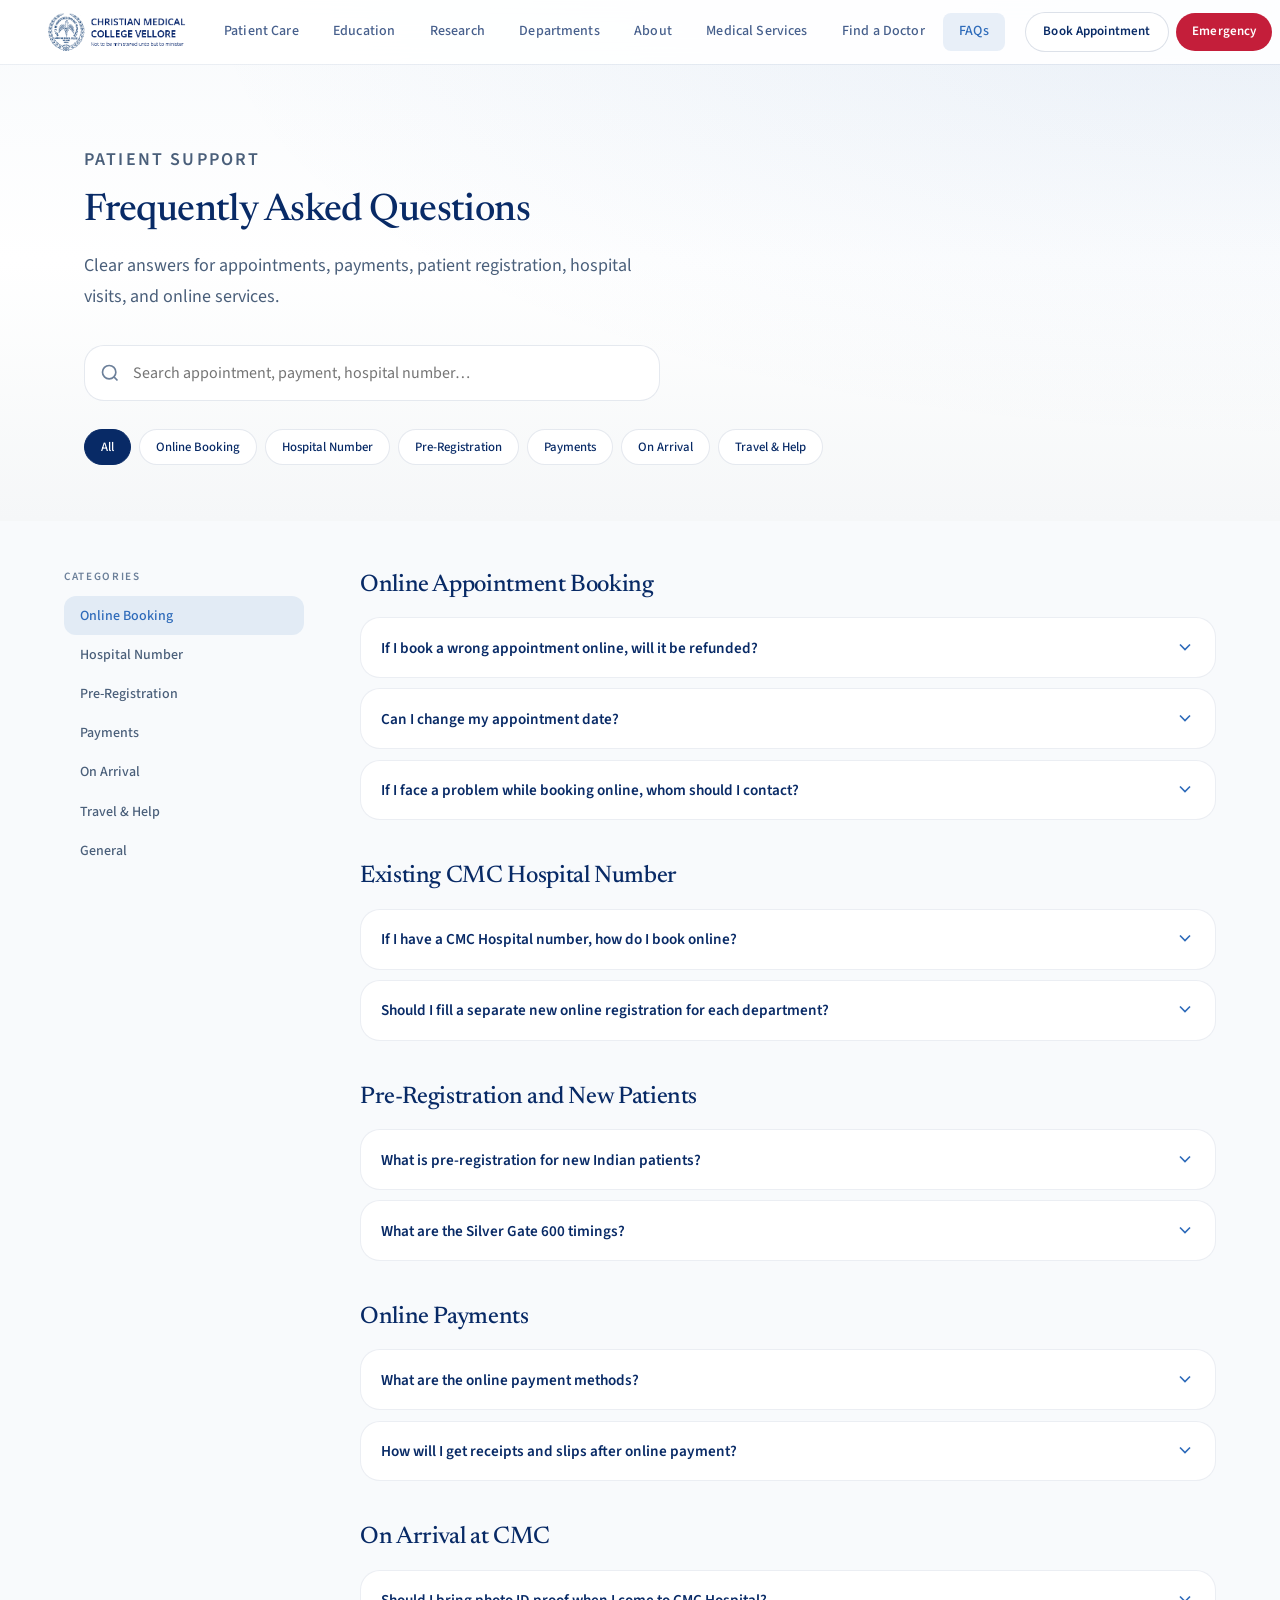
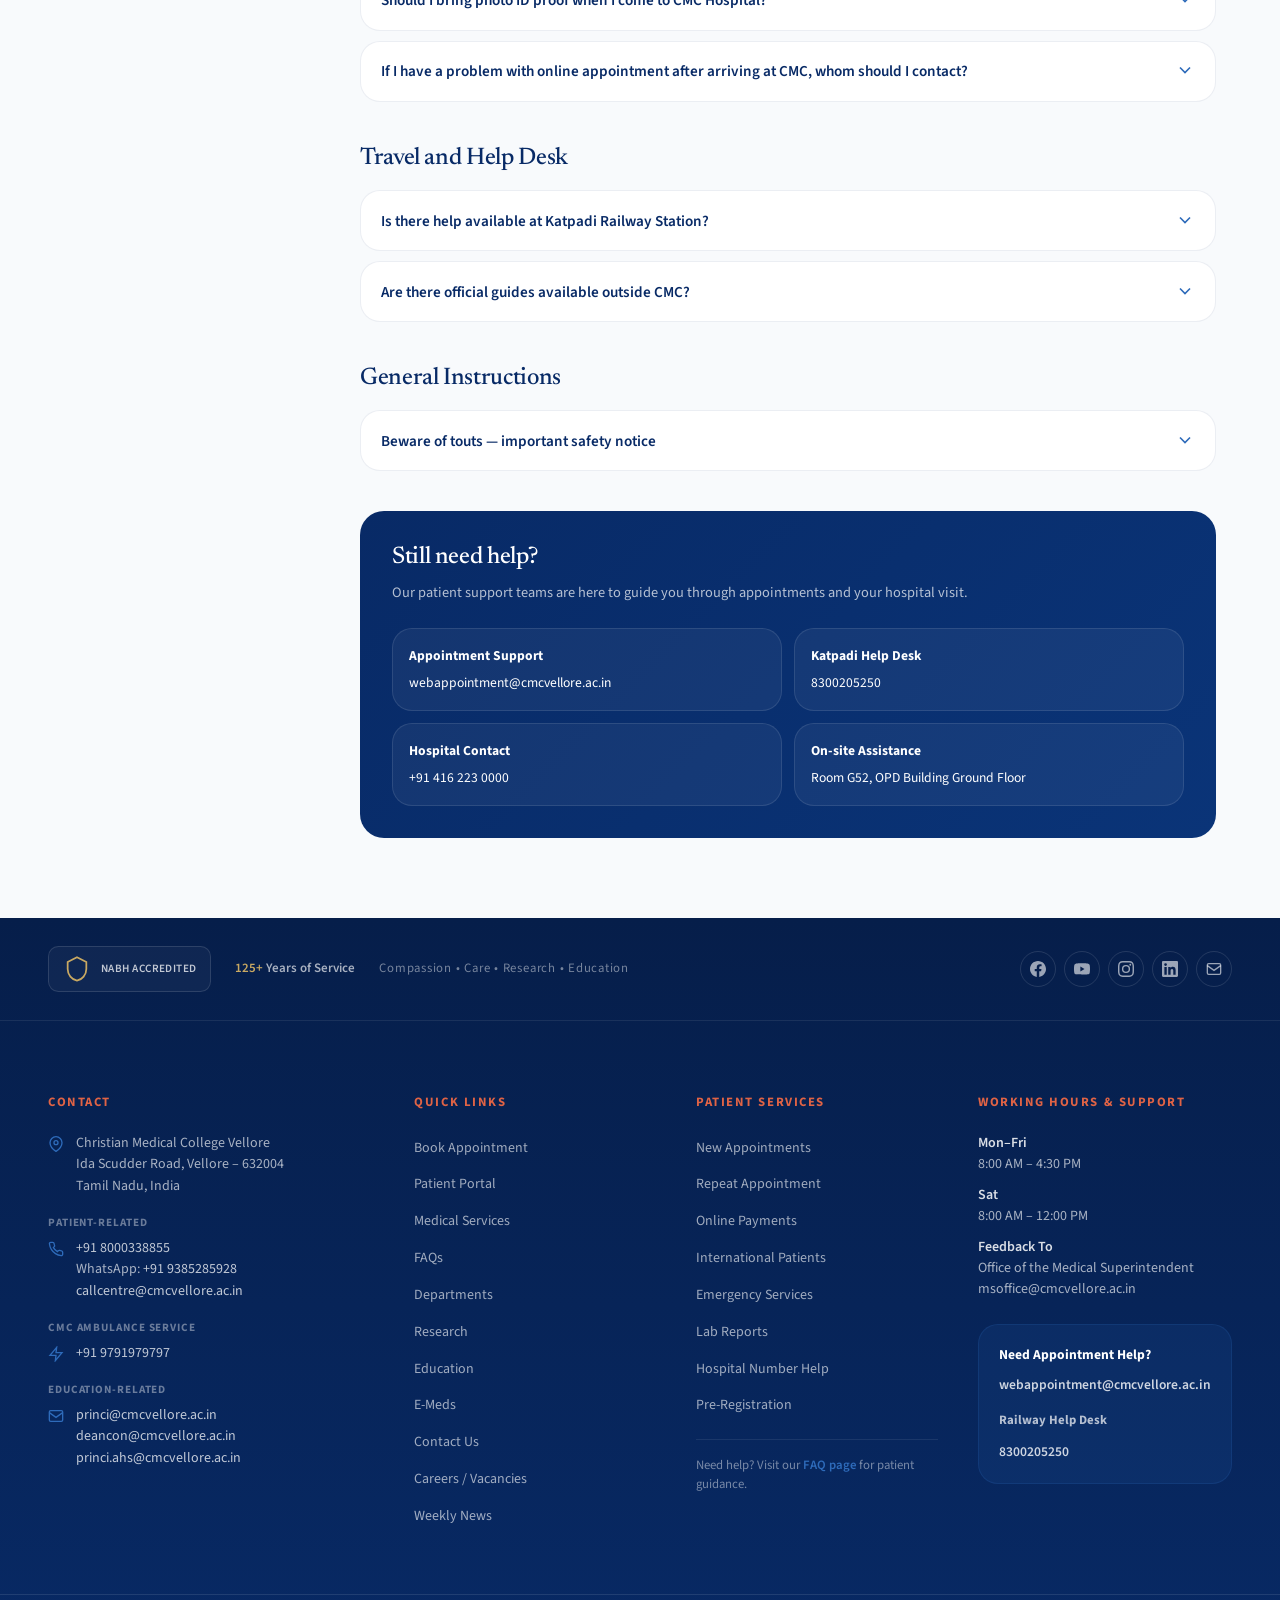
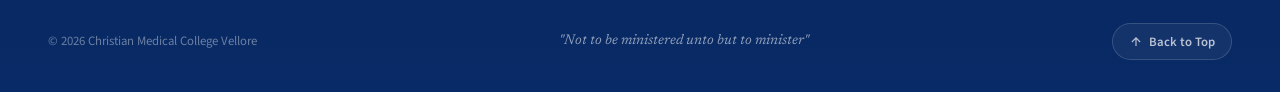
<file: faq.html>
<!DOCTYPE html>
<html lang="en">
<head>
  <meta charset="UTF-8">
  <meta name="viewport" content="width=device-width, initial-scale=1.0">
  <title>FAQs — CMC Vellore Portfolio Concept</title>
  <meta name="description" content="Frequently asked questions about appointments, payments, and patient support — portfolio UI/UX demo.">
  <link rel="preconnect" href="https://fonts.googleapis.com">
  <link rel="preconnect" href="https://fonts.gstatic.com" crossorigin>
  <link href="https://fonts.googleapis.com/css2?family=Newsreader:ital,opsz,wght@0,6..72,400;0,6..72,500;0,6..72,600;1,6..72,400&family=Source+Sans+3:wght@400;500;600;700&display=swap" rel="stylesheet">
  <link rel="stylesheet" href="style.css">
</head>
<body>

  <header class="header header--solid" id="header">
    <div class="nav-bar">
      <div class="container container--wide nav-bar__inner">
        <a href="index.html" class="logo">
          <img src="assets/images/logo-2.png" alt="Christian Medical College Vellore">
        </a>
        <nav class="nav-links nav-links--center" aria-label="Main navigation">
          <a href="index.html#patient-care" class="nav-link" data-i18n="nav.patientCare">Patient Care</a>
          <a href="index.html#education" class="nav-link" data-i18n="nav.education">Education</a>
          <a href="index.html#research" class="nav-link" data-i18n="nav.research">Research</a>
          <a href="index.html#departments" class="nav-link" data-i18n="nav.departments">Departments</a>
          <a href="index.html#about" class="nav-link" data-i18n="nav.about">About</a>
          <a href="medical-services.html" class="nav-link" data-i18n="nav.medicalServices">Medical Services</a>
          <a href="find-doctor.html" class="nav-link" data-i18n="nav.findDoctor">Find a Doctor</a>
          <a href="faq.html" class="nav-link active" data-i18n="nav.faq">FAQs</a>
        </nav>
        <div class="nav-actions">
          <a href="appointment.html" class="btn btn--ghost-nav" data-i18n="btn.bookAppointment">Book Appointment</a>
          <a href="index.html#emergency" class="btn btn--red btn--red-nav" data-i18n="btn.emergency">Emergency</a>
          <button class="menu-toggle" id="menuToggle" aria-label="Open menu" aria-expanded="false">
            <svg width="22" height="22" fill="none" stroke="currentColor" stroke-width="2"><path d="M4 6h16M4 12h16M4 18h16"/></svg>
          </button>
        </div>
      </div>
    </div>
    <nav class="mobile-menu" id="mobileMenu" aria-label="Mobile navigation">
      <a href="index.html#patient-care" data-i18n="nav.patientCare">Patient Care</a>
      <a href="index.html#education" data-i18n="nav.education">Education</a>
      <a href="index.html#research" data-i18n="nav.research">Research</a>
      <a href="index.html#departments" data-i18n="nav.departments">Departments</a>
      <a href="index.html#about" data-i18n="nav.about">About</a>
      <a href="medical-services.html" data-i18n="nav.medicalServices">Medical Services</a>
      <a href="find-doctor.html" data-i18n="nav.findDoctor">Find a Doctor</a>
      <a href="faq.html" class="active" data-i18n="nav.faq">FAQs</a>
      <a href="appointment.html" style="margin-top:0.75rem;text-align:center;border:1px solid rgba(8,42,102,0.15);border-radius:999px;padding:0.75rem;" data-i18n="btn.bookAppointment">Book Appointment</a>
      <a href="index.html#emergency" class="mobile-menu__emergency" data-i18n="btn.emergency">Emergency</a>
    </nav>
  </header>

  <main>
    <section class="page-hero">
      <div class="container">
        <p class="eyebrow">Patient Support</p>
        <h1>Frequently Asked Questions</h1>
        <p>Clear answers for appointments, payments, patient registration, hospital visits, and online services.</p>

        <div class="search-box">
          <svg fill="none" stroke="currentColor" stroke-width="2" viewBox="0 0 24 24"><circle cx="11" cy="11" r="8"/><path d="M21 21l-4-4"/></svg>
          <input type="search" id="faqSearch" placeholder="Search appointment, payment, hospital number…" aria-label="Search FAQs">
        </div>

        <div class="pills" id="faqPills" role="tablist">
          <button class="pill active" data-filter="all">All</button>
          <button class="pill" data-filter="booking">Online Booking</button>
          <button class="pill" data-filter="hospital-number">Hospital Number</button>
          <button class="pill" data-filter="pre-registration">Pre-Registration</button>
          <button class="pill" data-filter="payments">Payments</button>
          <button class="pill" data-filter="arrival">On Arrival</button>
          <button class="pill" data-filter="travel">Travel &amp; Help</button>
        </div>
      </div>
    </section>

    <div class="container faq-layout">
      <aside class="faq-sidebar" aria-label="FAQ categories">
        <h3>Categories</h3>
        <button class="active" data-scroll="booking">Online Booking</button>
        <button data-scroll="hospital-number">Hospital Number</button>
        <button data-scroll="pre-registration">Pre-Registration</button>
        <button data-scroll="payments">Payments</button>
        <button data-scroll="arrival">On Arrival</button>
        <button data-scroll="travel">Travel &amp; Help</button>
        <button data-scroll="general">General</button>
      </aside>

      <div id="faqContent">

        <div class="faq-group" id="booking" data-category="booking">
          <h2>Online Appointment Booking</h2>
          <div class="accordion-item">
            <button class="accordion-trigger" aria-expanded="false">
              If I book a wrong appointment online, will it be refunded?
              <svg fill="none" stroke="currentColor" stroke-width="2" viewBox="0 0 24 24"><path d="M6 9l6 6 6-6"/></svg>
            </button>
            <div class="accordion-panel"><div class="accordion-panel__inner">Appointments booked online are currently not refundable as per CMC policy. Please carefully check the department, date, and patient details before confirming your booking.</div></div>
          </div>
          <div class="accordion-item">
            <button class="accordion-trigger" aria-expanded="false">
              Can I change my appointment date?
              <svg fill="none" stroke="currentColor" stroke-width="2" viewBox="0 0 24 24"><path d="M6 9l6 6 6-6"/></svg>
            </button>
            <div class="accordion-panel"><div class="accordion-panel__inner">A one-time postponement or advancement of the appointment date is possible online. Visit the CMC Vellore appointment page, choose "Make Online Appointment," and log in through the patient portal to manage the appointment.</div></div>
          </div>
          <div class="accordion-item">
            <button class="accordion-trigger" aria-expanded="false">
              If I face a problem while booking online, whom should I contact?
              <svg fill="none" stroke="currentColor" stroke-width="2" viewBox="0 0 24 24"><path d="M6 9l6 6 6-6"/></svg>
            </button>
            <div class="accordion-panel"><div class="accordion-panel__inner">First check the FAQ section for common solutions. For further assistance, patients may contact webappointment@cmcvellore.ac.in.</div></div>
          </div>
        </div>

        <div class="faq-group" id="hospital-number" data-category="hospital-number">
          <h2>Existing CMC Hospital Number</h2>
          <div class="accordion-item">
            <button class="accordion-trigger" aria-expanded="false">
              If I have a CMC Hospital number, how do I book online?
              <svg fill="none" stroke="currentColor" stroke-width="2" viewBox="0 0 24 24"><path d="M6 9l6 6 6-6"/></svg>
            </button>
            <div class="accordion-panel"><div class="accordion-panel__inner">Visit the CMC Vellore appointment page, select "Make Online Appointment," log in through the patient portal, and enter your Hospital Number and Birth Year.</div></div>
          </div>
          <div class="accordion-item">
            <button class="accordion-trigger" aria-expanded="false">
              Should I fill a separate new online registration for each department?
              <svg fill="none" stroke="currentColor" stroke-width="2" viewBox="0 0 24 24"><path d="M6 9l6 6 6-6"/></svg>
            </button>
            <div class="accordion-panel"><div class="accordion-panel__inner">No. Your hospital number is a one-time unique number. Use the same hospital number for all departments and future visits.</div></div>
          </div>
        </div>

        <div class="faq-group" id="pre-registration" data-category="pre-registration">
          <h2>Pre-Registration and New Patients</h2>
          <div class="accordion-item">
            <button class="accordion-trigger" aria-expanded="false">
              What is pre-registration for new Indian patients?
              <svg fill="none" stroke="currentColor" stroke-width="2" viewBox="0 0 24 24"><path d="M6 9l6 6 6-6"/></svg>
            </button>
            <div class="accordion-panel"><div class="accordion-panel__inner">Pre-registration allows new Indian patients to complete their basic personal and sociological information online before coming to CMC. After completing pre-registration, patients receive a confirmation number.</div></div>
          </div>
          <div class="accordion-item">
            <button class="accordion-trigger" aria-expanded="false">
              What are the Silver Gate 600 timings?
              <svg fill="none" stroke="currentColor" stroke-width="2" viewBox="0 0 24 24"><path d="M6 9l6 6 6-6"/></svg>
            </button>
            <div class="accordion-panel"><div class="accordion-panel__inner">Private appointment support at Silver Gate 600 is available Monday to Friday from 6:00 AM to 8:30 PM, Saturday from 6:30 AM to 6:00 PM, and Sunday from 6:30 AM to 2:30 PM.</div></div>
          </div>
        </div>

        <div class="faq-group" id="payments" data-category="payments">
          <h2>Online Payments</h2>
          <div class="accordion-item">
            <button class="accordion-trigger" aria-expanded="false">
              What are the online payment methods?
              <svg fill="none" stroke="currentColor" stroke-width="2" viewBox="0 0 24 24"><path d="M6 9l6 6 6-6"/></svg>
            </button>
            <div class="accordion-panel"><div class="accordion-panel__inner">Patients can pay online using Debit Card, Credit Card, or Net Banking.</div></div>
          </div>
          <div class="accordion-item">
            <button class="accordion-trigger" aria-expanded="false">
              How will I get receipts and slips after online payment?
              <svg fill="none" stroke="currentColor" stroke-width="2" viewBox="0 0 24 24"><path d="M6 9l6 6 6-6"/></svg>
            </button>
            <div class="accordion-panel"><div class="accordion-panel__inner">Patients can print receipts and slips from their personal computer. Please ensure your email ID is correct. If there is any issue, contact G32, ISSCC Building.</div></div>
          </div>
        </div>

        <div class="faq-group" id="arrival" data-category="arrival">
          <h2>On Arrival at CMC</h2>
          <div class="accordion-item">
            <button class="accordion-trigger" aria-expanded="false">
              Should I bring photo ID proof when I come to CMC Hospital?
              <svg fill="none" stroke="currentColor" stroke-width="2" viewBox="0 0 24 24"><path d="M6 9l6 6 6-6"/></svg>
            </button>
            <div class="accordion-panel"><div class="accordion-panel__inner">Yes. A government-issued photo ID proof is mandatory. Accepted examples include Aadhaar Card, Voter ID, PAN Card, Passport, or other valid government ID.</div></div>
          </div>
          <div class="accordion-item">
            <button class="accordion-trigger" aria-expanded="false">
              If I have a problem with online appointment after arriving at CMC, whom should I contact?
              <svg fill="none" stroke="currentColor" stroke-width="2" viewBox="0 0 24 24"><path d="M6 9l6 6 6-6"/></svg>
            </button>
            <div class="accordion-panel"><div class="accordion-panel__inner">Please contact the Floor Manager in Room G52, OPD Building, Ground Floor.</div></div>
          </div>
        </div>

        <div class="faq-group" id="travel" data-category="travel">
          <h2>Travel and Help Desk</h2>
          <div class="accordion-item">
            <button class="accordion-trigger" aria-expanded="false">
              Is there help available at Katpadi Railway Station?
              <svg fill="none" stroke="currentColor" stroke-width="2" viewBox="0 0 24 24"><path d="M6 9l6 6 6-6"/></svg>
            </button>
            <div class="accordion-panel"><div class="accordion-panel__inner">Yes. The CMC Help Desk is located at the entrance of Platform No. 1 at Katpadi Railway Station. Help Desk Number: 8300205250.</div></div>
          </div>
          <div class="accordion-item">
            <button class="accordion-trigger" aria-expanded="false">
              Are there official guides available outside CMC?
              <svg fill="none" stroke="currentColor" stroke-width="2" viewBox="0 0 24 24"><path d="M6 9l6 6 6-6"/></svg>
            </button>
            <div class="accordion-panel"><div class="accordion-panel__inner">No. CMC does not have official guides outside the hospital. Do not pay extra money to anyone outside. Always ask for a payment receipt.</div></div>
          </div>
        </div>

        <div class="faq-group" id="general" data-category="general">
          <h2>General Instructions</h2>
          <div class="accordion-item">
            <button class="accordion-trigger" aria-expanded="false">
              Beware of touts — important safety notice
              <svg fill="none" stroke="currentColor" stroke-width="2" viewBox="0 0 24 24"><path d="M6 9l6 6 6-6"/></svg>
            </button>
            <div class="accordion-panel"><div class="accordion-panel__inner">Do not pay extra money to anyone outside CMC. Always use official CMC counters, official online services, and ask for a payment receipt.</div></div>
          </div>
        </div>

        <div class="help-card">
          <h2>Still need help?</h2>
          <p>Our patient support teams are here to guide you through appointments and your hospital visit.</p>
          <div class="help-card__grid">
            <div class="help-card__item"><strong>Appointment Support</strong>webappointment@cmcvellore.ac.in</div>
            <div class="help-card__item"><strong>Katpadi Help Desk</strong>8300205250</div>
            <div class="help-card__item"><strong>Hospital Contact</strong>+91 416 223 0000</div>
            <div class="help-card__item"><strong>On-site Assistance</strong>Room G52, OPD Building Ground Floor</div>
          </div>
        </div>
      </div>
    </div>
  </main>

  <!-- Footer -->
  <footer class="site-footer" id="about" role="contentinfo">
    <div class="footer-trust">
      <div class="container container--wide footer-trust__inner">
        <div class="footer-trust__left">
          <div class="footer-nabh" aria-label="NABH Accredited">
            <svg width="28" height="28" viewBox="0 0 24 24" fill="none" stroke="currentColor" stroke-width="1.5"><path d="M12 2l8 4v6c0 5-3.5 9-8 10C7.5 21 4 17 4 12V6l8-4z"/></svg>
            NABH Accredited
          </div>
          <span class="footer-heritage"><strong>125+</strong> Years of Service</span>
          <span class="footer-tagline">Compassion • Care • Research • Education</span>
        </div>
        <div class="footer-social" aria-label="Social media">
          <a href="#" aria-label="Facebook"><svg width="16" height="16" fill="currentColor" viewBox="0 0 24 24"><path d="M24 12.073c0-6.627-5.373-12-12-12s-12 5.373-12 12c0 5.99 4.388 10.954 10.125 11.854v-8.385H7.078v-3.47h3.047V9.43c0-3.007 1.792-4.669 4.533-4.669 1.312 0 2.686.235 2.686.235v2.953H15.83c-1.491 0-1.956.925-1.956 1.874v2.25h3.328l-.532 3.47h-2.796v8.385C19.612 23.027 24 18.062 24 12.073z"/></svg></a>
          <a href="#" aria-label="YouTube"><svg width="16" height="16" fill="currentColor" viewBox="0 0 24 24"><path d="M23.498 6.186a3.016 3.016 0 00-2.122-2.136C19.505 3.545 12 3.545 12 3.545s-7.505 0-9.377.505A3.017 3.017 0 00.502 6.186C0 8.07 0 12 0 12s0 3.93.502 5.814a3.016 3.016 0 002.122 2.136c1.871.505 9.376.505 9.376.505s7.505 0 9.377-.505a3.015 3.015 0 002.122-2.136C24 15.93 24 12 24 12s0-3.93-.502-5.814zM9.545 15.568V8.432L15.818 12l-6.273 3.568z"/></svg></a>
          <a href="#" aria-label="Instagram"><svg width="16" height="16" fill="currentColor" viewBox="0 0 24 24"><path d="M12 2.163c3.204 0 3.584.012 4.85.07 3.252.148 4.771 1.691 4.919 4.919.058 1.265.069 1.645.069 4.849 0 3.205-.012 3.584-.069 4.849-.149 3.225-1.664 4.771-4.919 4.919-1.266.058-1.644.07-4.85.07-3.204 0-3.584-.012-4.849-.07-3.26-.149-4.771-1.699-4.919-4.92-.058-1.265-.07-1.644-.07-4.849 0-3.204.013-3.583.07-4.849.149-3.227 1.664-4.771 4.919-4.919 1.266-.057 1.645-.069 4.849-.069zM12 0C8.741 0 8.333.014 7.053.072 2.695.272.273 2.69.073 7.052.014 8.333 0 8.741 0 12c0 3.259.014 3.668.072 4.948.2 4.358 2.618 6.78 6.98 6.98C8.333 23.986 8.741 24 12 24c3.259 0 3.668-.014 4.948-.072 4.354-.2 6.782-2.618 6.979-6.98.059-1.28.073-1.689.073-4.948 0-3.259-.014-3.667-.072-4.947-.196-4.354-2.617-6.78-6.979-6.98C15.668.014 15.259 0 12 0zm0 5.838a6.162 6.162 0 100 12.324 6.162 6.162 0 000-12.324zM12 16a4 4 0 110-8 4 4 0 010 8zm6.406-11.845a1.44 1.44 0 100 2.881 1.44 1.44 0 000-2.881z"/></svg></a>
          <a href="#" aria-label="LinkedIn"><svg width="16" height="16" fill="currentColor" viewBox="0 0 24 24"><path d="M20.447 20.452h-3.554v-5.569c0-1.328-.027-3.037-1.852-3.037-1.853 0-2.136 1.445-2.136 2.939v5.667H9.351V9h3.414v1.561h.046c.477-.9 1.637-1.85 3.37-1.85 3.601 0 4.267 2.37 4.267 5.455v6.286zM5.337 7.433a2.062 2.062 0 01-2.063-2.065 2.062 2.062 0 114.126 0 2.062 2.062 0 01-2.063 2.065zm1.782 13.019H3.555V9h3.564v11.452zM22.225 0H1.771C.792 0 0 .774 0 1.729v20.542C0 23.227.792 24 1.771 24h20.451C23.2 24 24 23.227 24 22.271V1.729C24 .774 23.2 0 22.222 0h.003z"/></svg></a>
          <a href="mailto:callcentre@cmcvellore.ac.in" aria-label="Email"><svg width="16" height="16" fill="none" stroke="currentColor" stroke-width="2" viewBox="0 0 24 24"><rect x="2" y="4" width="20" height="16" rx="2"/><path d="M2 7l10 7 10-7"/></svg></a>
        </div>
      </div>
    </div>

    <div class="footer-main">
      <div class="container container--wide">
        <div class="footer-columns">

          <div class="footer-col is-open" data-footer-col>
            <button type="button" class="footer-col__toggle" aria-expanded="true">Contact <svg fill="none" stroke="currentColor" stroke-width="2" viewBox="0 0 24 24"><path d="M6 9l6 6 6-6"/></svg></button>
            <div class="footer-col__body">
              <div class="footer-contact-item">
                <svg fill="none" stroke="currentColor" stroke-width="2" viewBox="0 0 24 24"><path d="M21 10c0 7-9 13-9 13s-9-6-9-13a9 9 0 0118 0z"/><circle cx="12" cy="10" r="3"/></svg>
                <div>Christian Medical College Vellore<br>Ida Scudder Road, Vellore – 632004<br>Tamil Nadu, India</div>
              </div>
              <span class="footer-contact-label">Patient-related</span>
              <div class="footer-contact-item">
                <svg fill="none" stroke="currentColor" stroke-width="2" viewBox="0 0 24 24"><path d="M22 16.92v3a2 2 0 01-2.18 2 19.79 19.79 0 01-8.63-3.07 19.5 19.5 0 01-6-6 19.79 19.79 0 01-3.07-8.67A2 2 0 014.11 2h3a2 2 0 012 1.72c.127.96.361 1.903.7 2.81a2 2 0 01-.45 2.11L8.09 9.91a16 16 0 006 6l1.27-1.27a2 2 0 012.11-.45c.907.339 1.85.573 2.81.7A2 2 0 0122 16.92z"/></svg>
                <div><a href="tel:+918000338855">+91 8000338855</a><br>WhatsApp: <a href="tel:+919385285928">+91 9385285928</a><br><a href="mailto:callcentre@cmcvellore.ac.in">callcentre@cmcvellore.ac.in</a></div>
              </div>
              <span class="footer-contact-label">CMC Ambulance Service</span>
              <div class="footer-contact-item">
                <svg fill="none" stroke="currentColor" stroke-width="2" viewBox="0 0 24 24"><path d="M13 2L3 14h9l-1 8 10-12h-9l1-8z"/></svg>
                <div><a href="tel:+919791979797">+91 9791979797</a></div>
              </div>
              <span class="footer-contact-label">Education-related</span>
              <div class="footer-contact-item">
                <svg fill="none" stroke="currentColor" stroke-width="2" viewBox="0 0 24 24"><rect x="2" y="4" width="20" height="16" rx="2"/><path d="M2 7l10 7 10-7"/></svg>
                <div><a href="mailto:princi@cmcvellore.ac.in">princi@cmcvellore.ac.in</a><br><a href="mailto:deancon@cmcvellore.ac.in">deancon@cmcvellore.ac.in</a><br><a href="mailto:princi.ahs@cmcvellore.ac.in">princi.ahs@cmcvellore.ac.in</a></div>
              </div>
            </div>
          </div>

          <div class="footer-col" data-footer-col>
            <button type="button" class="footer-col__toggle" aria-expanded="false">Quick Links <svg fill="none" stroke="currentColor" stroke-width="2" viewBox="0 0 24 24"><path d="M6 9l6 6 6-6"/></svg></button>
            <div class="footer-col__body">
              <ul class="footer-links">
                <li><a href="appointment.html">Book Appointment</a></li>
                <li><a href="appointment.html">Patient Portal</a></li>
                <li><a href="medical-services.html">Medical Services</a></li>
                <li><a href="faq.html">FAQs</a></li>
                <li><a href="index.html#departments">Departments</a></li>
                <li><a href="index.html#research">Research</a></li>
                <li><a href="index.html#education">Education</a></li>
                <li><a href="#">E-Meds</a></li>
                <li><a href="index.html#about">Contact Us</a></li>
                <li><a href="#">Careers / Vacancies</a></li>
                <li><a href="index.html#news">Weekly News</a></li>
              </ul>
            </div>
          </div>

          <div class="footer-col" data-footer-col>
            <button type="button" class="footer-col__toggle" aria-expanded="false">Patient Services <svg fill="none" stroke="currentColor" stroke-width="2" viewBox="0 0 24 24"><path d="M6 9l6 6 6-6"/></svg></button>
            <div class="footer-col__body">
              <ul class="footer-links">
                <li><a href="appointment.html">New Appointments</a></li>
                <li><a href="appointment.html">Repeat Appointment</a></li>
                <li><a href="appointment.html">Online Payments</a></li>
                <li><a href="appointment.html">International Patients</a></li>
                <li><a href="index.html#emergency">Emergency Services</a></li>
                <li><a href="#">Lab Reports</a></li>
                <li><a href="faq.html">Hospital Number Help</a></li>
                <li><a href="appointment.html">Pre-Registration</a></li>
              </ul>
              <p class="footer-helper">Need help? Visit our <a href="faq.html">FAQ page</a> for patient guidance.</p>
            </div>
          </div>

          <div class="footer-col" data-footer-col>
            <button type="button" class="footer-col__toggle" aria-expanded="false">Working Hours &amp; Support <svg fill="none" stroke="currentColor" stroke-width="2" viewBox="0 0 24 24"><path d="M6 9l6 6 6-6"/></svg></button>
            <div class="footer-col__body">
              <div class="footer-hours">
                <p><strong>Mon–Fri</strong><br>8:00 AM – 4:30 PM</p>
                <p><strong>Sat</strong><br>8:00 AM – 12:00 PM</p>
                <p><strong>Feedback To</strong><br>Office of the Medical Superintendent<br><a href="mailto:msoffice@cmcvellore.ac.in">msoffice@cmcvellore.ac.in</a></p>
              </div>
              <div class="footer-support-card">
                <strong>Need Appointment Help?</strong>
                <a href="mailto:webappointment@cmcvellore.ac.in">webappointment@cmcvellore.ac.in</a>
                <p style="margin-top:0.75rem;"><strong style="font-size:0.8rem;color:rgba(255,255,255,0.7);">Railway Help Desk</strong></p>
                <a href="tel:8300205250">8300205250</a>
              </div>
            </div>
          </div>

        </div>
      </div>
    </div>

    <div class="footer-bottom">
      <div class="container container--wide footer-bottom__inner">
        <p class="footer-bottom__copy">© 2026 Christian Medical College Vellore</p>
        <p class="footer-bottom__motto">"Not to be ministered unto but to minister"</p>
        <button type="button" class="footer-back-top" id="footerBackTop" aria-label="Back to top">
          <svg width="14" height="14" fill="none" stroke="currentColor" stroke-width="2" viewBox="0 0 24 24"><path d="M12 19V5M5 12l7-7 7 7"/></svg>
          Back to Top
        </button>
      </div>
    </div>
  </footer>

  <script src="i18n.js"></script>
  <script src="script.js"></script>
</body>
</html>
</file>
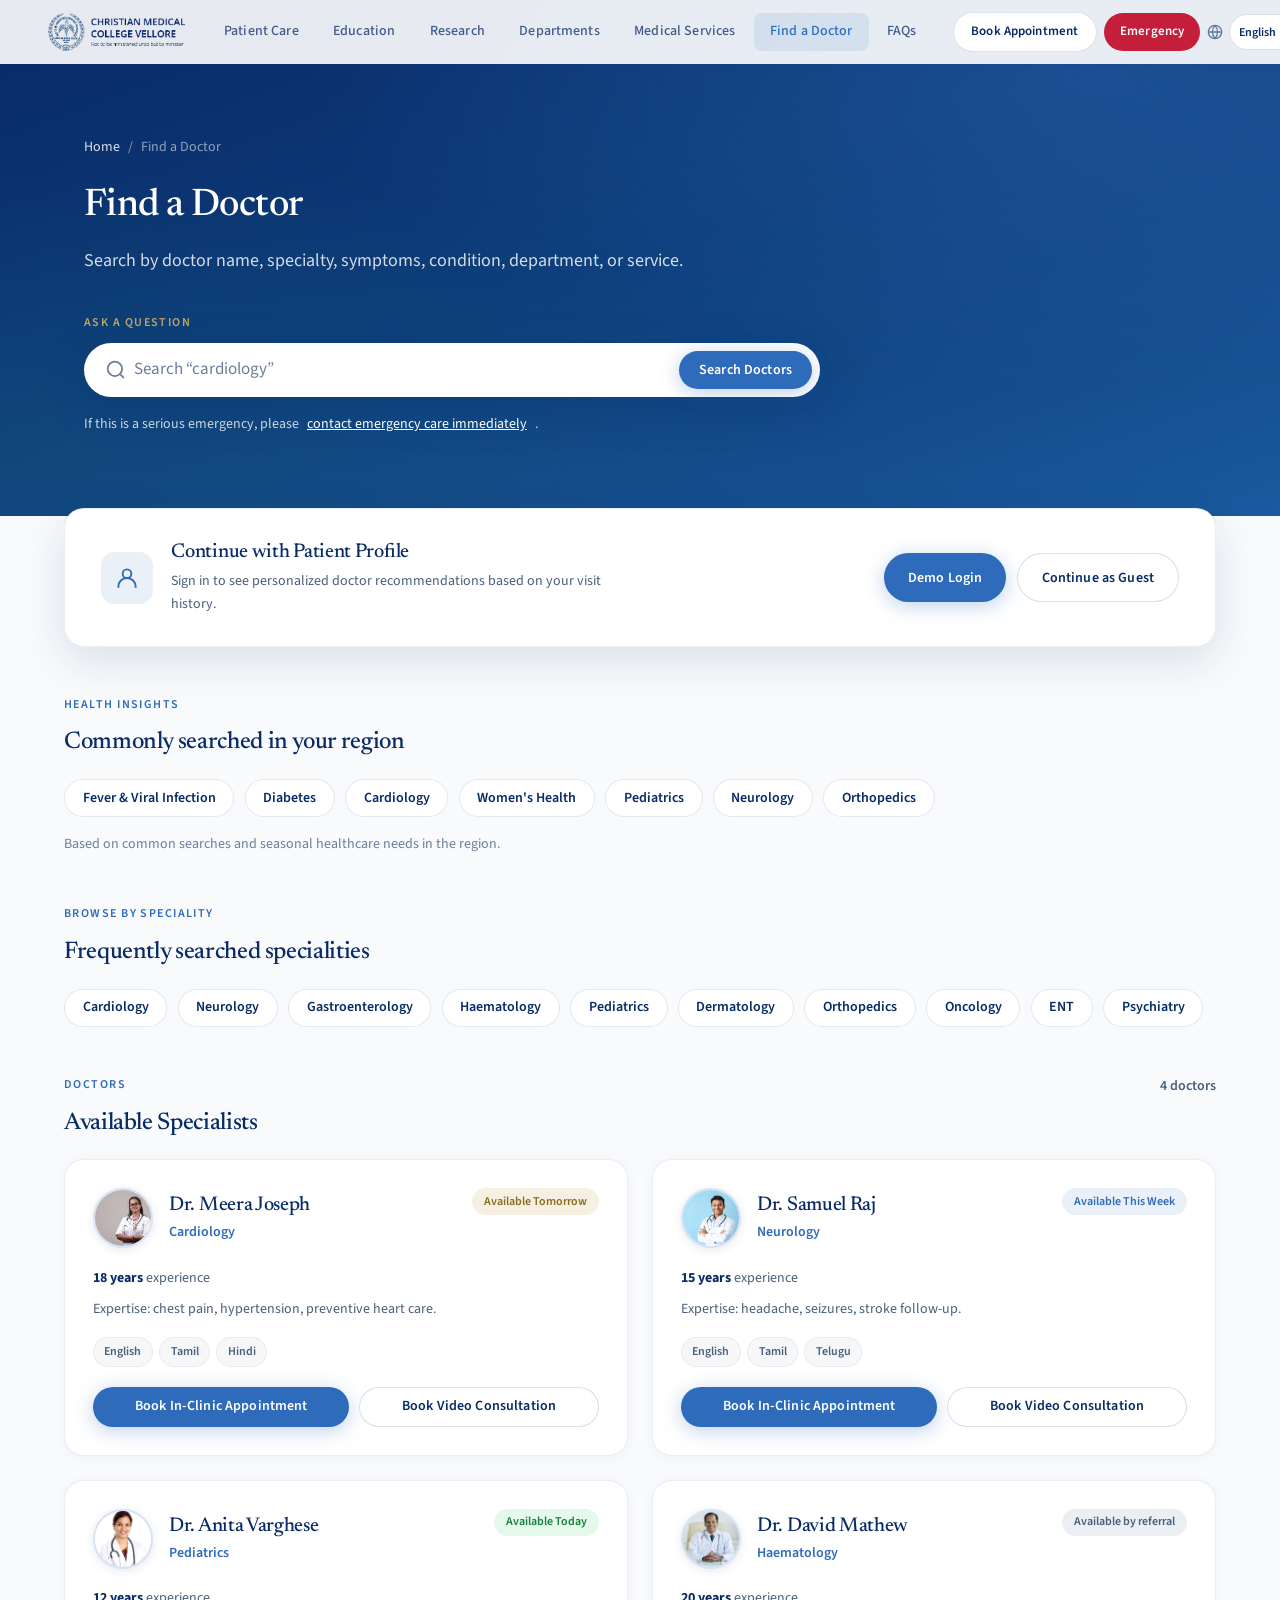
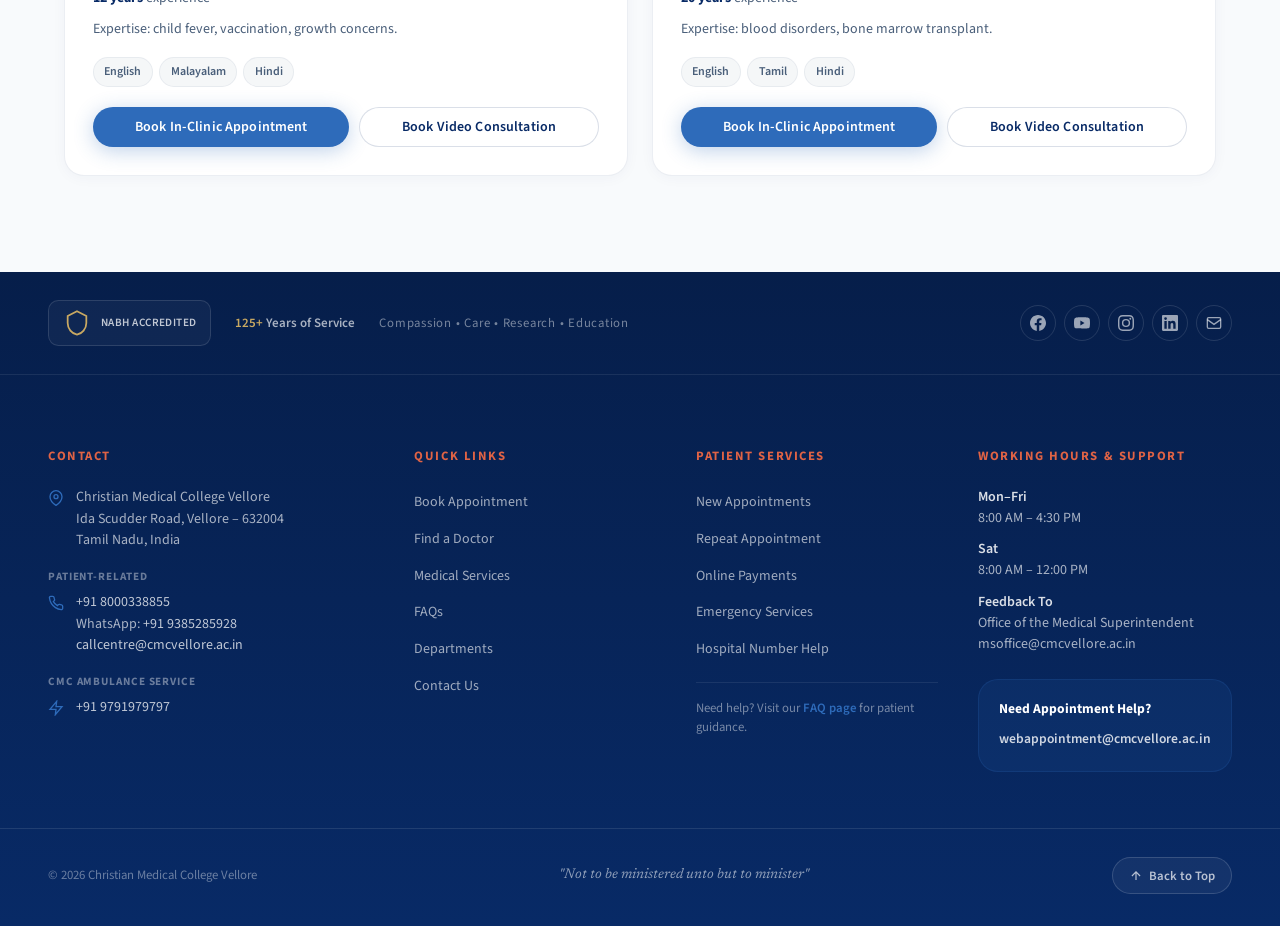
<file: find-doctor.html>
<!DOCTYPE html>
<html lang="en">
<head>
  <meta charset="UTF-8">
  <meta name="viewport" content="width=device-width, initial-scale=1.0">
  <title>Find a Doctor — CMC Vellore Portfolio Concept</title>
  <meta name="description" content="Search doctors by name, specialty, symptoms, condition, or department at Christian Medical College Vellore — portfolio UI/UX demo.">
  <link rel="preconnect" href="https://fonts.googleapis.com">
  <link rel="preconnect" href="https://fonts.gstatic.com" crossorigin>
  <link href="https://fonts.googleapis.com/css2?family=Newsreader:ital,opsz,wght@0,6..72,400;0,6..72,500;0,6..72,600;1,6..72,400&family=Source+Sans+3:wght@400;500;600;700&display=swap" rel="stylesheet">
  <link rel="stylesheet" href="style.css">
</head>
<body class="fd-page">

  <div class="demo-toast" id="demoToast" role="status" aria-live="polite"></div>

  <header class="header header--solid" id="header">
    <div class="nav-bar">
      <div class="container container--wide nav-bar__inner">
        <a href="index.html" class="logo">
          <img src="assets/images/logo-2.png" alt="Christian Medical College Vellore">
        </a>
        <nav class="nav-links nav-links--center" aria-label="Main navigation">
          <a href="index.html#patient-care" class="nav-link" data-i18n="nav.patientCare">Patient Care</a>
          <a href="index.html#education" class="nav-link" data-i18n="nav.education">Education</a>
          <a href="index.html#research" class="nav-link" data-i18n="nav.research">Research</a>
          <a href="index.html#departments" class="nav-link" data-i18n="nav.departments">Departments</a>
          <a href="medical-services.html" class="nav-link" data-i18n="nav.medicalServices">Medical Services</a>
          <a href="find-doctor.html" class="nav-link active" data-i18n="nav.findDoctor">Find a Doctor</a>
          <a href="faq.html" class="nav-link" data-i18n="nav.faq">FAQs</a>
        </nav>
        <div class="nav-actions">
          <a href="appointment.html" class="btn btn--ghost-nav" data-i18n="btn.bookAppointment">Book Appointment</a>
          <a href="index.html#emergency" class="btn btn--red btn--red-nav" data-i18n="btn.emergency">Emergency</a>
          <button class="menu-toggle" id="menuToggle" aria-label="Open menu" aria-expanded="false">
            <svg width="22" height="22" fill="none" stroke="currentColor" stroke-width="2"><path d="M4 6h16M4 12h16M4 18h16"/></svg>
          </button>
        </div>
      </div>
    </div>
    <nav class="mobile-menu" id="mobileMenu" aria-label="Mobile navigation">
      <a href="index.html#patient-care" data-i18n="nav.patientCare">Patient Care</a>
      <a href="index.html#education" data-i18n="nav.education">Education</a>
      <a href="index.html#research" data-i18n="nav.research">Research</a>
      <a href="index.html#departments" data-i18n="nav.departments">Departments</a>
      <a href="medical-services.html" data-i18n="nav.medicalServices">Medical Services</a>
      <a href="find-doctor.html" class="active" data-i18n="nav.findDoctor">Find a Doctor</a>
      <a href="faq.html" data-i18n="nav.faq">FAQs</a>
      <a href="appointment.html" style="margin-top:0.75rem;text-align:center;border:1px solid rgba(8,42,102,0.15);border-radius:999px;padding:0.75rem;" data-i18n="btn.bookAppointment">Book Appointment</a>
      <a href="index.html#emergency" class="mobile-menu__emergency" data-i18n="btn.emergency">Emergency</a>
    </nav>
  </header>

  <main>
    <!-- Hero / Search -->
    <section class="fd-hero">
      <div class="fd-hero__overlay" aria-hidden="true"></div>
      <div class="container fd-hero__inner">
        <nav class="fd-hero__breadcrumb" aria-label="Breadcrumb">
          <a href="index.html" data-i18n="fd.home">Home</a>
          <span aria-hidden="true">/</span>
          <span data-i18n="fd.title">Find a Doctor</span>
        </nav>
        <h1 data-i18n="fd.title">Find a Doctor</h1>
        <p class="fd-hero__subtitle" data-i18n="fd.subtitle">Search by doctor name, specialty, symptoms, condition, department, or service.</p>

        <form class="fd-search" id="fdSearchForm" role="search">
          <label class="fd-search__label" for="fdSearch" data-i18n="fd.askQuestion">Ask a question</label>
          <div class="fd-search__bar">
            <svg class="fd-search__icon" fill="none" stroke="currentColor" stroke-width="2" viewBox="0 0 24 24" aria-hidden="true"><circle cx="11" cy="11" r="8"/><path d="M21 21l-4-4"/></svg>
            <input type="search" id="fdSearch" autocomplete="off" data-i18n-aria="fd.searchAria" aria-label="Search doctors, specialties, symptoms" placeholder="Search “cardiology”">
            <button type="submit" class="btn btn--primary fd-search__btn" data-demo="Demo only — search is simulated. Results filter live as you type." data-i18n="fd.searchDoctors">Search Doctors</button>
          </div>
          <p class="fd-hero__alert" role="note" data-i18n-html="fd.emergencyAlert">
            <svg width="16" height="16" fill="none" stroke="currentColor" stroke-width="2" viewBox="0 0 24 24" aria-hidden="true"><path d="M12 2L2 20h20L12 2z"/><path d="M12 9v5M12 17h.01"/></svg>
            If this is a serious emergency, please <a href="index.html#emergency">contact emergency care immediately</a>.
          </p>
        </form>
      </div>
    </section>

    <div class="container fd-body">

      <!-- Dummy Login Card -->
      <section class="fd-login-card" id="fdLoginCard" aria-label="Patient profile">
        <div class="fd-login-card__content">
          <span class="fd-login-card__icon" aria-hidden="true">
            <svg width="26" height="26" fill="none" stroke="currentColor" stroke-width="1.75" viewBox="0 0 24 24"><circle cx="12" cy="8" r="4"/><path d="M4 21v-1a8 8 0 0116 0v1"/></svg>
          </span>
          <div>
            <h2 data-i18n="fd.continueProfile">Continue with Patient Profile</h2>
            <p data-i18n="fd.profileDesc">Sign in to see personalized doctor recommendations based on your visit history.</p>
          </div>
        </div>
        <div class="fd-login-card__actions">
          <button type="button" class="btn btn--primary" id="fdDemoLogin" data-i18n="fd.demoLogin">Demo Login</button>
          <button type="button" class="btn btn--outline" id="fdGuest" data-i18n="fd.guest">Continue as Guest</button>
        </div>
      </section>

      <!-- Patient Dashboard (hidden until demo login) -->
      <section class="fd-dashboard" id="fdDashboard" hidden aria-label="Patient dashboard">
        <div class="fd-dashboard__head">
          <div>
            <p class="eyebrow" data-i18n="fd.dashboardEyebrow">Patient Dashboard</p>
            <h2 class="fd-dashboard__title" data-i18n="fd.welcome">Welcome back, Arun</h2>
          </div>
          <button type="button" class="btn btn--text fd-logout" id="fdLogout" data-i18n="fd.logout">Log out</button>
        </div>

        <div class="fd-dashboard__summary">
          <div class="fd-summary-card">
            <span class="fd-summary-card__label" data-i18n="fd.prevConsultant">Previous Consultant</span>
            <strong>Dr. Meera Joseph</strong>
            <span class="fd-summary-card__meta">Cardiology</span>
          </div>
          <div class="fd-summary-card">
            <span class="fd-summary-card__label" data-i18n="fd.recentConcern">Recent Concern</span>
            <strong data-i18n="fd.chestDiscomfort">Chest discomfort</strong>
            <span class="fd-summary-card__meta" data-i18n="fd.loggedSymptom">Logged symptom</span>
          </div>
          <div class="fd-summary-card">
            <span class="fd-summary-card__label" data-i18n="fd.lastVisit">Last Visit</span>
            <strong>12 May 2026</strong>
            <span class="fd-summary-card__meta" data-i18n="fd.outPatient">Out-patient</span>
          </div>
          <div class="fd-summary-card fd-summary-card--accent">
            <span class="fd-summary-card__label" data-i18n="fd.upcoming">Upcoming Suggestion</span>
            <strong data-i18n="fd.followUpSuggest">Follow-up consultation recommended</strong>
            <span class="fd-summary-card__meta">Cardiology</span>
          </div>
        </div>

        <div class="fd-tabs" role="tablist" aria-label="Dashboard sections">
          <button class="fd-tab is-active" role="tab" aria-selected="true" data-fdtab="recommended" data-i18n="fd.tabRecommended">Recommended Doctors</button>
          <button class="fd-tab" role="tab" aria-selected="false" data-fdtab="previous" data-i18n="fd.tabPrevious">Previous Doctors</button>
          <button class="fd-tab" role="tab" aria-selected="false" data-fdtab="history" data-i18n="fd.tabHistory">Consultation History</button>
          <button class="fd-tab" role="tab" aria-selected="false" data-fdtab="saved" data-i18n="fd.tabSaved">Saved Departments</button>
        </div>

        <div class="fd-tab-panel is-active" data-fdpanel="recommended" role="tabpanel">
          <div class="fd-mini-grid">
            <div class="fd-mini-card">
              <strong>Dr. Meera Joseph</strong>
              <span>Cardiology · Follow-up</span>
              <button type="button" class="link-arrow" data-demo="Demo only — booking system not connected.">Book follow-up →</button>
            </div>
            <div class="fd-mini-card">
              <strong>Dr. Samuel Raj</strong>
              <span>Neurology · Second opinion</span>
              <button type="button" class="link-arrow" data-demo="Demo only — booking system not connected.">View profile →</button>
            </div>
          </div>
        </div>
        <div class="fd-tab-panel" data-fdpanel="previous" role="tabpanel" hidden>
          <div class="fd-mini-grid">
            <div class="fd-mini-card">
              <strong>Dr. Meera Joseph</strong>
              <span>Cardiology · Last seen 12 May 2026</span>
              <button type="button" class="link-arrow" data-demo="Demo only — booking system not connected.">Rebook →</button>
            </div>
          </div>
        </div>
        <div class="fd-tab-panel" data-fdpanel="history" role="tabpanel" hidden>
          <ul class="fd-history">
            <li><span class="fd-history__date">12 May 2026</span> Cardiology consultation — Dr. Meera Joseph <em>Chest discomfort review</em></li>
            <li><span class="fd-history__date">04 Feb 2026</span> General Medicine — Dr. Anita Varghese <em>Seasonal fever</em></li>
            <li><span class="fd-history__date">19 Nov 2025</span> Diagnostics — ECG &amp; Lipid panel <em>Preventive screening</em></li>
          </ul>
        </div>
        <div class="fd-tab-panel" data-fdpanel="saved" role="tabpanel" hidden>
          <div class="fd-chip-row">
            <span class="fd-chip">Cardiology</span>
            <span class="fd-chip">Neurology</span>
            <span class="fd-chip">General Medicine</span>
            <span class="fd-chip">Diagnostics</span>
          </div>
        </div>
      </section>

      <!-- Regional Health Insights -->
      <section class="fd-section" aria-label="Regional health insights">
        <div class="fd-section__head fade-up">
          <p class="eyebrow" data-i18n="fd.insightsEyebrow">Health Insights</p>
          <h2 class="section-title" data-i18n="fd.insightsTitle">Commonly searched in your region</h2>
        </div>
        <div class="fd-chip-row fade-up" data-fd-suggest>
          <button type="button" class="fd-chip fd-chip--btn">Fever &amp; Viral Infection</button>
          <button type="button" class="fd-chip fd-chip--btn">Diabetes</button>
          <button type="button" class="fd-chip fd-chip--btn">Cardiology</button>
          <button type="button" class="fd-chip fd-chip--btn">Women's Health</button>
          <button type="button" class="fd-chip fd-chip--btn">Pediatrics</button>
          <button type="button" class="fd-chip fd-chip--btn">Neurology</button>
          <button type="button" class="fd-chip fd-chip--btn">Orthopedics</button>
        </div>
        <p class="fd-helper" data-i18n="fd.insightsHelper">Based on common searches and seasonal healthcare needs in the region.</p>
      </section>

      <!-- Frequently Searched Specialities -->
      <section class="fd-section" aria-label="Frequently searched specialities">
        <div class="fd-section__head fade-up">
          <p class="eyebrow" data-i18n="fd.specialityEyebrow">Browse by Speciality</p>
          <h2 class="section-title" data-i18n="fd.specialityTitle">Frequently searched specialities</h2>
        </div>
        <div class="fd-chip-row fade-up" data-fd-suggest>
          <button type="button" class="fd-chip fd-chip--btn">Cardiology</button>
          <button type="button" class="fd-chip fd-chip--btn">Neurology</button>
          <button type="button" class="fd-chip fd-chip--btn">Gastroenterology</button>
          <button type="button" class="fd-chip fd-chip--btn">Haematology</button>
          <button type="button" class="fd-chip fd-chip--btn">Pediatrics</button>
          <button type="button" class="fd-chip fd-chip--btn">Dermatology</button>
          <button type="button" class="fd-chip fd-chip--btn">Orthopedics</button>
          <button type="button" class="fd-chip fd-chip--btn">Oncology</button>
          <button type="button" class="fd-chip fd-chip--btn">ENT</button>
          <button type="button" class="fd-chip fd-chip--btn">Psychiatry</button>
        </div>
      </section>

      <!-- Doctor Results -->
      <section class="fd-section" id="fdResults" aria-label="Doctor results">
        <div class="fd-section__head fd-results__head fade-up">
          <div>
            <p class="eyebrow" data-i18n="fd.doctorsEyebrow">Doctors</p>
            <h2 class="section-title" data-i18n="fd.doctorsTitle">Available Specialists</h2>
          </div>
          <span class="fd-results__count" id="fdResultCount" data-i18n="fd.doctorsCount">4 doctors</span>
        </div>

        <p class="fd-results__empty" id="fdResultsEmpty" hidden data-i18n="fd.noResults">No doctors match your search. Try a specialty, symptom, or condition.</p>

        <div class="fd-doctor-grid" id="fdDoctorGrid">
          <article class="fd-doctor-card fade-up" data-keywords="cardiology heart chest pain hypertension preventive video in-clinic english tamil hindi malayalam">
            <div class="fd-doctor-card__top">
              <img class="fd-doctor-card__avatar" src="assets/images/doctors/doctor-meera.png" alt="Dr. Meera Joseph" width="60" height="60" loading="lazy">
              <div class="fd-doctor-card__info">
                <h3>Dr. Meera Joseph</h3>
                <p class="fd-doctor-card__dept">Cardiology</p>
              </div>
              <span class="fd-availability fd-availability--soon">Available Tomorrow</span>
            </div>
            <p class="fd-doctor-card__exp"><strong>18 years</strong> experience</p>
            <p class="fd-doctor-card__summary">Expertise: chest pain, hypertension, preventive heart care.</p>
            <div class="fd-tags">
              <span class="fd-tag">English</span>
              <span class="fd-tag">Tamil</span>
              <span class="fd-tag">Hindi</span>
            </div>
            <div class="fd-doctor-card__actions">
              <button type="button" class="btn btn--primary fd-btn-sm" data-demo="Demo only — booking system not connected." data-i18n="fd.bookInClinic">Book In-Clinic Appointment</button>
              <button type="button" class="btn btn--outline fd-btn-sm" data-demo="Demo only — booking system not connected." data-i18n="fd.bookVideo">Book Video Consultation</button>
            </div>
          </article>

          <article class="fd-doctor-card fade-up" data-keywords="neurology headache seizures stroke brain follow-up video in-clinic english tamil telugu">
            <div class="fd-doctor-card__top">
              <img class="fd-doctor-card__avatar" src="assets/images/doctors/doctor-samuel.png" alt="Dr. Samuel Raj" width="60" height="60" loading="lazy">
              <div class="fd-doctor-card__info">
                <h3>Dr. Samuel Raj</h3>
                <p class="fd-doctor-card__dept">Neurology</p>
              </div>
              <span class="fd-availability">Available This Week</span>
            </div>
            <p class="fd-doctor-card__exp"><strong>15 years</strong> experience</p>
            <p class="fd-doctor-card__summary">Expertise: headache, seizures, stroke follow-up.</p>
            <div class="fd-tags">
              <span class="fd-tag">English</span>
              <span class="fd-tag">Tamil</span>
              <span class="fd-tag">Telugu</span>
            </div>
            <div class="fd-doctor-card__actions">
              <button type="button" class="btn btn--primary fd-btn-sm" data-demo="Demo only — booking system not connected." data-i18n="fd.bookInClinic">Book In-Clinic Appointment</button>
              <button type="button" class="btn btn--outline fd-btn-sm" data-demo="Demo only — booking system not connected." data-i18n="fd.bookVideo">Book Video Consultation</button>
            </div>
          </article>

          <article class="fd-doctor-card fade-up" data-keywords="pediatrics paediatrics child fever vaccination growth children women family video in-clinic english malayalam hindi">
            <div class="fd-doctor-card__top">
              <img class="fd-doctor-card__avatar" src="assets/images/doctors/doctor-anita.png" alt="Dr. Anita Varghese" width="60" height="60" loading="lazy">
              <div class="fd-doctor-card__info">
                <h3>Dr. Anita Varghese</h3>
                <p class="fd-doctor-card__dept">Pediatrics</p>
              </div>
              <span class="fd-availability fd-availability--today">Available Today</span>
            </div>
            <p class="fd-doctor-card__exp"><strong>12 years</strong> experience</p>
            <p class="fd-doctor-card__summary">Expertise: child fever, vaccination, growth concerns.</p>
            <div class="fd-tags">
              <span class="fd-tag">English</span>
              <span class="fd-tag">Malayalam</span>
              <span class="fd-tag">Hindi</span>
            </div>
            <div class="fd-doctor-card__actions">
              <button type="button" class="btn btn--primary fd-btn-sm" data-demo="Demo only — booking system not connected." data-i18n="fd.bookInClinic">Book In-Clinic Appointment</button>
              <button type="button" class="btn btn--outline fd-btn-sm" data-demo="Demo only — booking system not connected." data-i18n="fd.bookVideo">Book Video Consultation</button>
            </div>
          </article>

          <article class="fd-doctor-card fade-up" data-keywords="haematology hematology blood disorders bone marrow transplant oncology referral english tamil hindi">
            <div class="fd-doctor-card__top">
              <img class="fd-doctor-card__avatar" src="assets/images/doctors/doctor-david.png" alt="Dr. David Mathew" width="60" height="60" loading="lazy">
              <div class="fd-doctor-card__info">
                <h3>Dr. David Mathew</h3>
                <p class="fd-doctor-card__dept">Haematology</p>
              </div>
              <span class="fd-availability fd-availability--referral">Available by referral</span>
            </div>
            <p class="fd-doctor-card__exp"><strong>20 years</strong> experience</p>
            <p class="fd-doctor-card__summary">Expertise: blood disorders, bone marrow transplant.</p>
            <div class="fd-tags">
              <span class="fd-tag">English</span>
              <span class="fd-tag">Tamil</span>
              <span class="fd-tag">Hindi</span>
            </div>
            <div class="fd-doctor-card__actions">
              <button type="button" class="btn btn--primary fd-btn-sm" data-demo="Demo only — booking system not connected." data-i18n="fd.bookInClinic">Book In-Clinic Appointment</button>
              <button type="button" class="btn btn--outline fd-btn-sm" data-demo="Demo only — booking system not connected." data-i18n="fd.bookVideo">Book Video Consultation</button>
            </div>
          </article>
        </div>
      </section>

    </div>
  </main>

  <footer class="site-footer" role="contentinfo">
    <div class="footer-trust">
      <div class="container container--wide footer-trust__inner">
        <div class="footer-trust__left">
          <div class="footer-nabh" aria-label="NABH Accredited">
            <svg width="28" height="28" viewBox="0 0 24 24" fill="none" stroke="currentColor" stroke-width="1.5"><path d="M12 2l8 4v6c0 5-3.5 9-8 10C7.5 21 4 17 4 12V6l8-4z"/></svg>
            NABH Accredited
          </div>
          <span class="footer-heritage"><strong>125+</strong> Years of Service</span>
          <span class="footer-tagline">Compassion • Care • Research • Education</span>
        </div>
        <div class="footer-social" aria-label="Social media">
          <a href="#" aria-label="Facebook"><svg width="16" height="16" fill="currentColor" viewBox="0 0 24 24"><path d="M24 12.073c0-6.627-5.373-12-12-12s-12 5.373-12 12c0 5.99 4.388 10.954 10.125 11.854v-8.385H7.078v-3.47h3.047V9.43c0-3.007 1.792-4.669 4.533-4.669 1.312 0 2.686.235 2.686.235v2.953H15.83c-1.491 0-1.956.925-1.956 1.874v2.25h3.328l-.532 3.47h-2.796v8.385C19.612 23.027 24 18.062 24 12.073z"/></svg></a>
          <a href="#" aria-label="YouTube"><svg width="16" height="16" fill="currentColor" viewBox="0 0 24 24"><path d="M23.498 6.186a3.016 3.016 0 00-2.122-2.136C19.505 3.545 12 3.545 12 3.545s-7.505 0-9.377.505A3.017 3.017 0 00.502 6.186C0 8.07 0 12 0 12s0 3.93.502 5.814a3.016 3.016 0 002.122 2.136c1.871.505 9.376.505 9.376.505s7.505 0 9.377-.505a3.015 3.015 0 002.122-2.136C24 15.93 24 12 24 12s0-3.93-.502-5.814zM9.545 15.568V8.432L15.818 12l-6.273 3.568z"/></svg></a>
          <a href="#" aria-label="Instagram"><svg width="16" height="16" fill="currentColor" viewBox="0 0 24 24"><path d="M12 2.163c3.204 0 3.584.012 4.85.07 3.252.148 4.771 1.691 4.919 4.919.058 1.265.069 1.645.069 4.849 0 3.205-.012 3.584-.069 4.849-.149 3.225-1.664 4.771-4.919 4.919-1.266.058-1.644.07-4.85.07-3.204 0-3.584-.012-4.849-.07-3.26-.149-4.771-1.699-4.919-4.92-.058-1.265-.07-1.644-.07-4.849 0-3.204.013-3.583.07-4.849.149-3.227 1.664-4.771 4.919-4.919 1.266-.057 1.645-.069 4.849-.069zM12 0C8.741 0 8.333.014 7.053.072 2.695.272.273 2.69.073 7.052.014 8.333 0 8.741 0 12c0 3.259.014 3.668.072 4.948.2 4.358 2.618 6.78 6.98 6.98C8.333 23.986 8.741 24 12 24c3.259 0 3.668-.014 4.948-.072 4.354-.2 6.782-2.618 6.979-6.98.059-1.28.073-1.689.073-4.948 0-3.259-.014-3.667-.072-4.947-.196-4.354-2.617-6.78-6.979-6.98C15.668.014 15.259 0 12 0zm0 5.838a6.162 6.162 0 100 12.324 6.162 6.162 0 000-12.324zM12 16a4 4 0 110-8 4 4 0 010 8zm6.406-11.845a1.44 1.44 0 100 2.881 1.44 1.44 0 000-2.881z"/></svg></a>
          <a href="#" aria-label="LinkedIn"><svg width="16" height="16" fill="currentColor" viewBox="0 0 24 24"><path d="M20.447 20.452h-3.554v-5.569c0-1.328-.027-3.037-1.852-3.037-1.853 0-2.136 1.445-2.136 2.939v5.667H9.351V9h3.414v1.561h.046c.477-.9 1.637-1.85 3.37-1.85 3.601 0 4.267 2.37 4.267 5.455v6.286zM5.337 7.433a2.062 2.062 0 01-2.063-2.065 2.062 2.062 0 114.126 0 2.062 2.062 0 01-2.063 2.065zm1.782 13.019H3.555V9h3.564v11.452zM22.225 0H1.771C.792 0 0 .774 0 1.729v20.542C0 23.227.792 24 1.771 24h20.451C23.2 24 24 23.227 24 22.271V1.729C24 .774 23.2 0 22.222 0h.003z"/></svg></a>
          <a href="mailto:callcentre@cmcvellore.ac.in" aria-label="Email"><svg width="16" height="16" fill="none" stroke="currentColor" stroke-width="2" viewBox="0 0 24 24"><rect x="2" y="4" width="20" height="16" rx="2"/><path d="M2 7l10 7 10-7"/></svg></a>
        </div>
      </div>
    </div>

    <div class="footer-main">
      <div class="container container--wide">
        <div class="footer-columns">
          <div class="footer-col is-open" data-footer-col>
            <button type="button" class="footer-col__toggle" aria-expanded="true">Contact <svg fill="none" stroke="currentColor" stroke-width="2" viewBox="0 0 24 24"><path d="M6 9l6 6 6-6"/></svg></button>
            <div class="footer-col__body">
              <div class="footer-contact-item">
                <svg fill="none" stroke="currentColor" stroke-width="2" viewBox="0 0 24 24"><path d="M21 10c0 7-9 13-9 13s-9-6-9-13a9 9 0 0118 0z"/><circle cx="12" cy="10" r="3"/></svg>
                <div>Christian Medical College Vellore<br>Ida Scudder Road, Vellore – 632004<br>Tamil Nadu, India</div>
              </div>
              <span class="footer-contact-label">Patient-related</span>
              <div class="footer-contact-item">
                <svg fill="none" stroke="currentColor" stroke-width="2" viewBox="0 0 24 24"><path d="M22 16.92v3a2 2 0 01-2.18 2 19.79 19.79 0 01-8.63-3.07 19.5 19.5 0 01-6-6 19.79 19.79 0 01-3.07-8.67A2 2 0 014.11 2h3a2 2 0 012 1.72c.127.96.361 1.903.7 2.81a2 2 0 01-.45 2.11L8.09 9.91a16 16 0 006 6l1.27-1.27a2 2 0 012.11-.45c.907.339 1.85.573 2.81.7A2 2 0 0122 16.92z"/></svg>
                <div><a href="tel:+918000338855">+91 8000338855</a><br>WhatsApp: <a href="tel:+919385285928">+91 9385285928</a><br><a href="mailto:callcentre@cmcvellore.ac.in">callcentre@cmcvellore.ac.in</a></div>
              </div>
              <span class="footer-contact-label">CMC Ambulance Service</span>
              <div class="footer-contact-item">
                <svg fill="none" stroke="currentColor" stroke-width="2" viewBox="0 0 24 24"><path d="M13 2L3 14h9l-1 8 10-12h-9l1-8z"/></svg>
                <div><a href="tel:+919791979797">+91 9791979797</a></div>
              </div>
            </div>
          </div>
          <div class="footer-col" data-footer-col>
            <button type="button" class="footer-col__toggle" aria-expanded="false">Quick Links <svg fill="none" stroke="currentColor" stroke-width="2" viewBox="0 0 24 24"><path d="M6 9l6 6 6-6"/></svg></button>
            <div class="footer-col__body">
              <ul class="footer-links">
                <li><a href="appointment.html">Book Appointment</a></li>
                <li><a href="find-doctor.html">Find a Doctor</a></li>
                <li><a href="medical-services.html">Medical Services</a></li>
                <li><a href="faq.html">FAQs</a></li>
                <li><a href="index.html#departments">Departments</a></li>
                <li><a href="index.html#about">Contact Us</a></li>
              </ul>
            </div>
          </div>
          <div class="footer-col" data-footer-col>
            <button type="button" class="footer-col__toggle" aria-expanded="false">Patient Services <svg fill="none" stroke="currentColor" stroke-width="2" viewBox="0 0 24 24"><path d="M6 9l6 6 6-6"/></svg></button>
            <div class="footer-col__body">
              <ul class="footer-links">
                <li><a href="appointment.html">New Appointments</a></li>
                <li><a href="appointment.html">Repeat Appointment</a></li>
                <li><a href="appointment.html">Online Payments</a></li>
                <li><a href="index.html#emergency">Emergency Services</a></li>
                <li><a href="faq.html">Hospital Number Help</a></li>
              </ul>
              <p class="footer-helper">Need help? Visit our <a href="faq.html">FAQ page</a> for patient guidance.</p>
            </div>
          </div>
          <div class="footer-col" data-footer-col>
            <button type="button" class="footer-col__toggle" aria-expanded="false">Working Hours &amp; Support <svg fill="none" stroke="currentColor" stroke-width="2" viewBox="0 0 24 24"><path d="M6 9l6 6 6-6"/></svg></button>
            <div class="footer-col__body">
              <div class="footer-hours">
                <p><strong>Mon–Fri</strong><br>8:00 AM – 4:30 PM</p>
                <p><strong>Sat</strong><br>8:00 AM – 12:00 PM</p>
                <p><strong>Feedback To</strong><br>Office of the Medical Superintendent<br><a href="mailto:msoffice@cmcvellore.ac.in">msoffice@cmcvellore.ac.in</a></p>
              </div>
              <div class="footer-support-card">
                <strong>Need Appointment Help?</strong>
                <a href="mailto:webappointment@cmcvellore.ac.in">webappointment@cmcvellore.ac.in</a>
              </div>
            </div>
          </div>
        </div>
      </div>
    </div>

    <div class="footer-bottom">
      <div class="container container--wide footer-bottom__inner">
        <p class="footer-bottom__copy">© 2026 Christian Medical College Vellore</p>
        <p class="footer-bottom__motto">"Not to be ministered unto but to minister"</p>
        <button type="button" class="footer-back-top" id="footerBackTop" aria-label="Back to top">
          <svg width="14" height="14" fill="none" stroke="currentColor" stroke-width="2" viewBox="0 0 24 24"><path d="M12 19V5M5 12l7-7 7 7"/></svg>
          Back to Top
        </button>
      </div>
    </div>
  </footer>

  <script src="i18n.js"></script>
  <script src="script.js"></script>
</body>
</html>
</file>
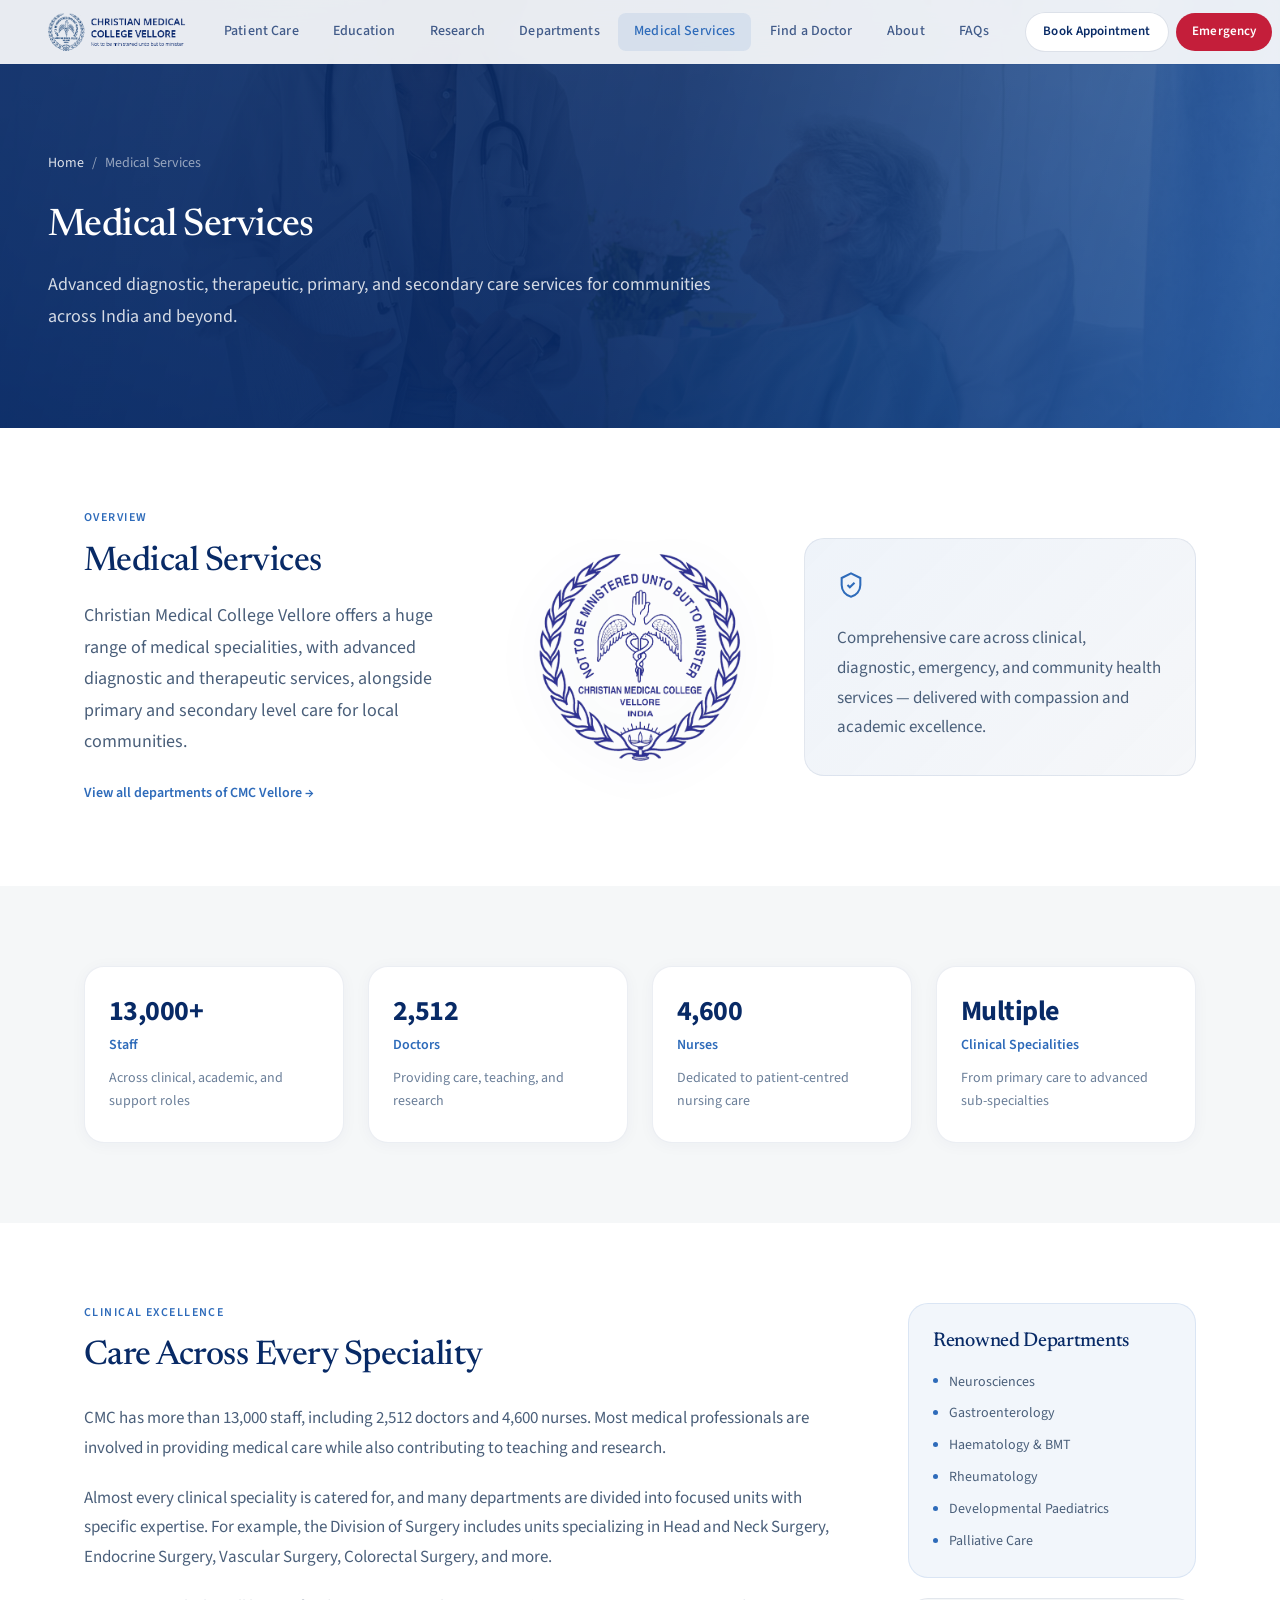
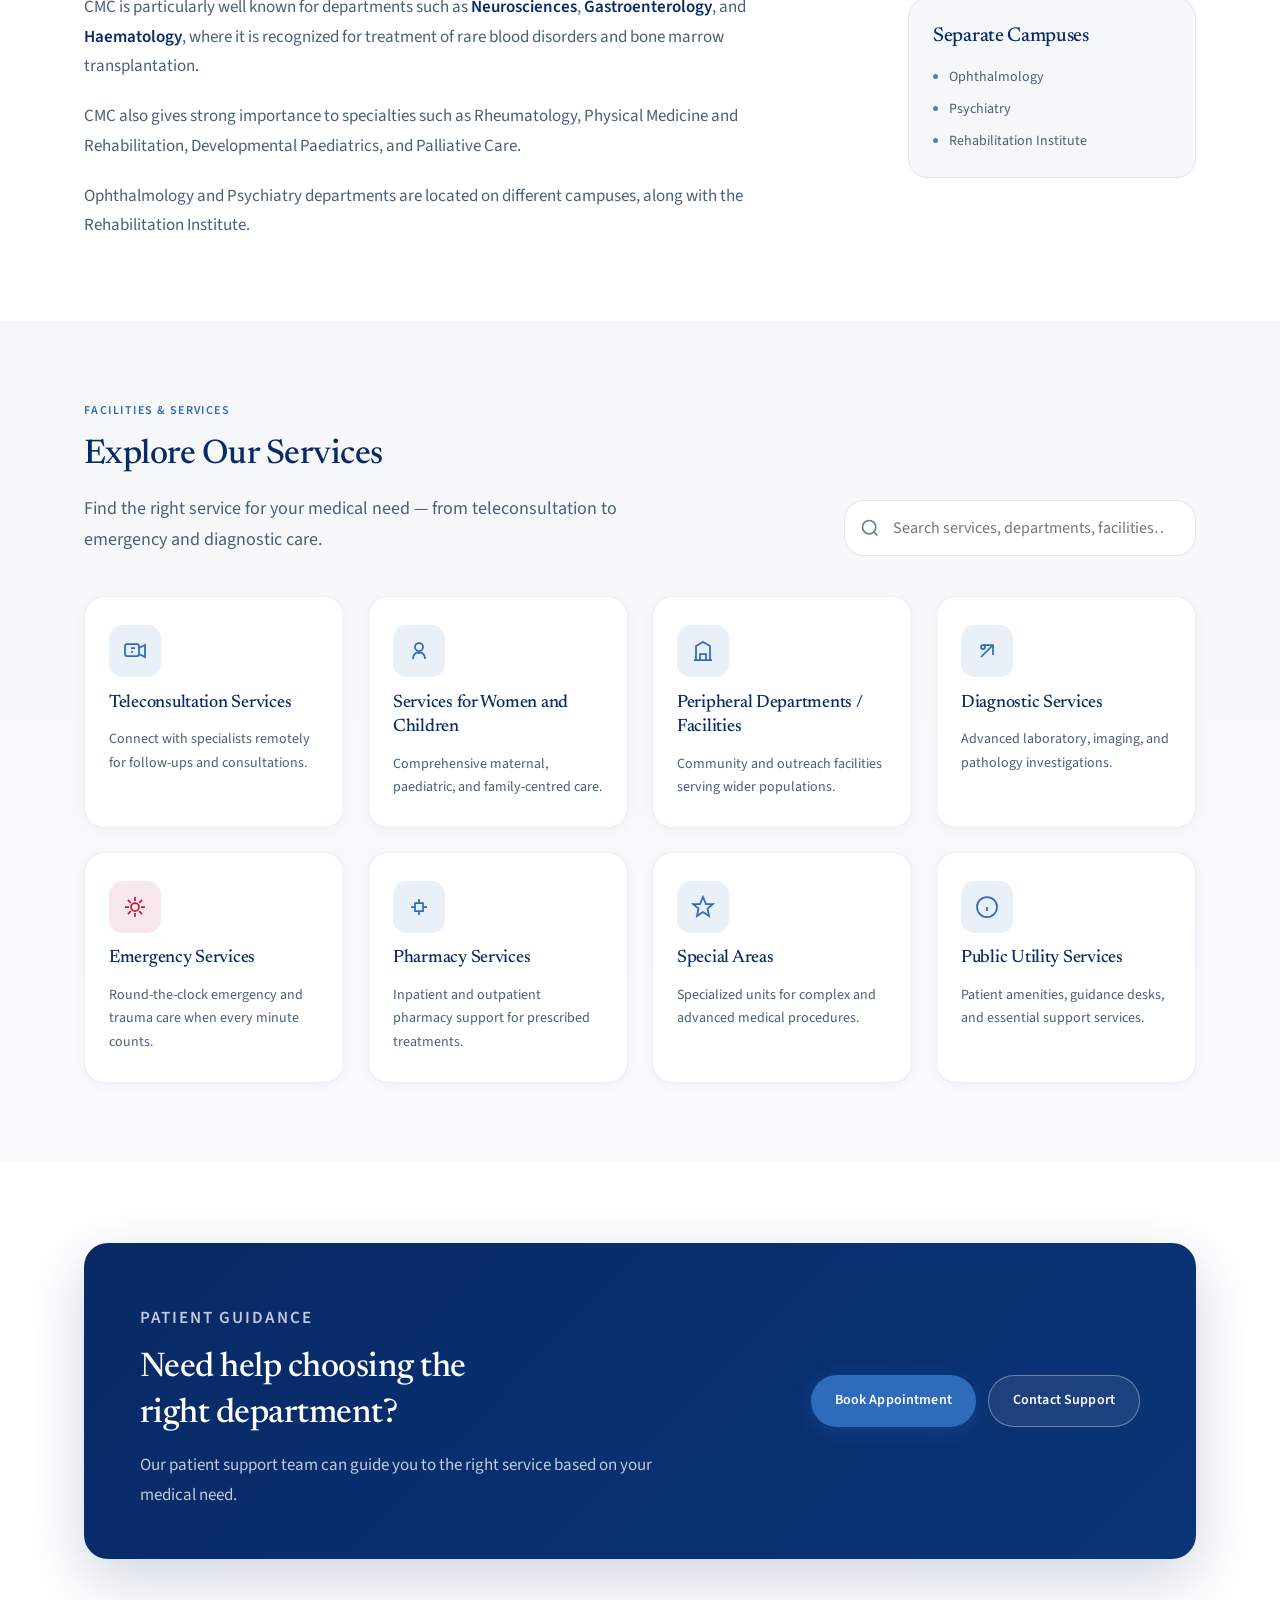
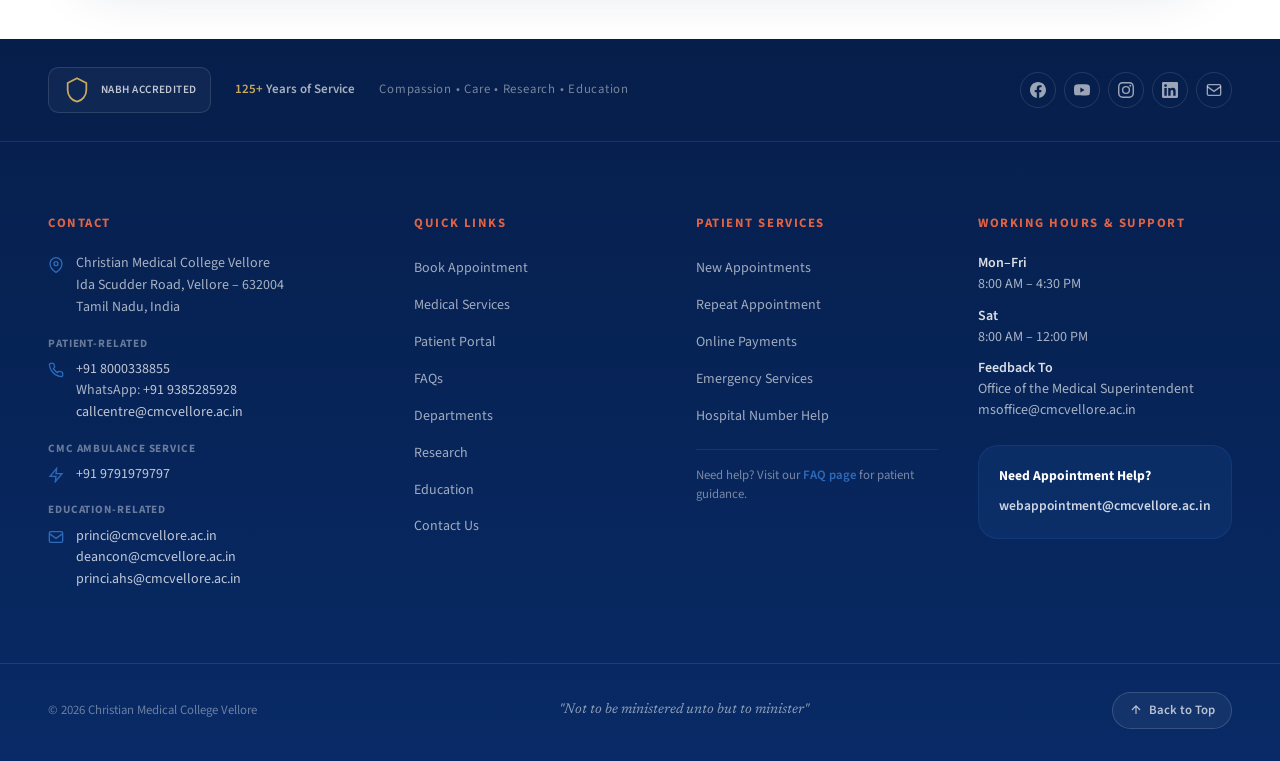
<file: medical-services.html>
<!DOCTYPE html>
<html lang="en">
<head>
  <meta charset="UTF-8">
  <meta name="viewport" content="width=device-width, initial-scale=1.0">
  <title>Medical Services — CMC Vellore Portfolio Concept</title>
  <meta name="description" content="Explore diagnostic, therapeutic, primary, and secondary care services at Christian Medical College Vellore — portfolio UI/UX demo.">
  <link rel="preconnect" href="https://fonts.googleapis.com">
  <link rel="preconnect" href="https://fonts.gstatic.com" crossorigin>
  <link href="https://fonts.googleapis.com/css2?family=Newsreader:ital,opsz,wght@0,6..72,400;0,6..72,500;0,6..72,600;1,6..72,400&family=Source+Sans+3:wght@400;500;600;700&display=swap" rel="stylesheet">
  <link rel="stylesheet" href="style.css">
</head>
<body class="ms-page">

  <header class="header header--solid" id="header">
    <div class="nav-bar">
      <div class="container container--wide nav-bar__inner">
        <a href="index.html" class="logo">
          <img src="assets/images/logo-2.png" alt="Christian Medical College Vellore">
        </a>
        <nav class="nav-links nav-links--center" aria-label="Main navigation">
          <a href="index.html#patient-care" class="nav-link" data-i18n="nav.patientCare">Patient Care</a>
          <a href="index.html#education" class="nav-link" data-i18n="nav.education">Education</a>
          <a href="index.html#research" class="nav-link" data-i18n="nav.research">Research</a>
          <a href="index.html#departments" class="nav-link" data-i18n="nav.departments">Departments</a>
          <a href="medical-services.html" class="nav-link active" data-i18n="nav.medicalServices">Medical Services</a>
          <a href="find-doctor.html" class="nav-link" data-i18n="nav.findDoctor">Find a Doctor</a>
          <a href="index.html#about" class="nav-link" data-i18n="nav.about">About</a>
          <a href="faq.html" class="nav-link" data-i18n="nav.faq">FAQs</a>
        </nav>
        <div class="nav-actions">
          <a href="appointment.html" class="btn btn--ghost-nav" data-i18n="btn.bookAppointment">Book Appointment</a>
          <a href="index.html#emergency" class="btn btn--red btn--red-nav" data-i18n="btn.emergency">Emergency</a>
          <button class="menu-toggle" id="menuToggle" aria-label="Open menu" aria-expanded="false">
            <svg width="22" height="22" fill="none" stroke="currentColor" stroke-width="2"><path d="M4 6h16M4 12h16M4 18h16"/></svg>
          </button>
        </div>
      </div>
    </div>
    <nav class="mobile-menu" id="mobileMenu" aria-label="Mobile navigation">
      <a href="index.html#patient-care" data-i18n="nav.patientCare">Patient Care</a>
      <a href="index.html#education" data-i18n="nav.education">Education</a>
      <a href="index.html#research" data-i18n="nav.research">Research</a>
      <a href="index.html#departments" data-i18n="nav.departments">Departments</a>
      <a href="medical-services.html" class="active" data-i18n="nav.medicalServices">Medical Services</a>
      <a href="find-doctor.html" data-i18n="nav.findDoctor">Find a Doctor</a>
      <a href="index.html#about" data-i18n="nav.about">About</a>
      <a href="faq.html" data-i18n="nav.faq">FAQs</a>
      <a href="appointment.html" style="margin-top:0.75rem;text-align:center;border:1px solid rgba(8,42,102,0.15);border-radius:999px;padding:0.75rem;" data-i18n="btn.bookAppointment">Book Appointment</a>
      <a href="index.html#emergency" class="mobile-menu__emergency" data-i18n="btn.emergency">Emergency</a>
    </nav>
  </header>

  <main>
    <!-- Hero -->
    <section class="ms-hero">
      <div class="ms-hero__overlay" aria-hidden="true"></div>
      <div class="container container--wide ms-hero__inner">
        <nav class="ms-hero__breadcrumb" aria-label="Breadcrumb">
          <a href="index.html">Home</a>
          <span aria-hidden="true">/</span>
          <span>Medical Services</span>
        </nav>
        <h1>Medical Services</h1>
        <p>Advanced diagnostic, therapeutic, primary, and secondary care services for communities across India and beyond.</p>
      </div>
    </section>

    <!-- Intro -->
    <section class="section section--white ms-intro">
      <div class="container">
        <div class="ms-intro__grid fade-up">
          <div class="ms-intro__content">
            <p class="eyebrow">Overview</p>
            <h2 class="section-title">Medical Services</h2>
            <p class="section-desc" style="max-width:none;">Christian Medical College Vellore offers a huge range of medical specialities, with advanced diagnostic and therapeutic services, alongside primary and secondary level care for local communities.</p>
            <a href="index.html#departments" class="link-arrow" style="display:inline-flex;margin-top:1.5rem;">View all departments of CMC Vellore →</a>
          </div>
          <div class="ms-intro__logo">
            <img src="assets/images/logod.png" alt="Christian Medical College Vellore" loading="lazy">
          </div>
          <div class="ms-intro__aside">
            <div class="ms-intro__card">
              <svg width="28" height="28" fill="none" stroke="currentColor" stroke-width="1.75" viewBox="0 0 24 24" aria-hidden="true"><path d="M12 2l8 4v6c0 5-3.5 9-8 10C7.5 21 4 17 4 12V6l8-4z"/><path d="M9 12l2 2 4-4"/></svg>
              <p>Comprehensive care across clinical, diagnostic, emergency, and community health services — delivered with compassion and academic excellence.</p>
            </div>
          </div>
        </div>
      </div>
    </section>

    <!-- Stats -->
    <section class="section ms-stats">
      <div class="container">
        <div class="ms-stat-grid">
          <div class="ms-stat-card fade-up">
            <strong>13,000+</strong>
            <span>Staff</span>
            <p>Across clinical, academic, and support roles</p>
          </div>
          <div class="ms-stat-card fade-up">
            <strong>2,512</strong>
            <span>Doctors</span>
            <p>Providing care, teaching, and research</p>
          </div>
          <div class="ms-stat-card fade-up">
            <strong>4,600</strong>
            <span>Nurses</span>
            <p>Dedicated to patient-centred nursing care</p>
          </div>
          <div class="ms-stat-card fade-up">
            <strong>Multiple</strong>
            <span>Clinical Specialities</span>
            <p>From primary care to advanced sub-specialties</p>
          </div>
        </div>
      </div>
    </section>

    <!-- Detailed Content -->
    <section class="section section--white ms-detail">
      <div class="container">
        <div class="ms-detail__grid">
          <div class="ms-detail__main fade-up">
            <p class="eyebrow">Clinical Excellence</p>
            <h2 class="section-title">Care Across Every Speciality</h2>
            <div class="ms-detail__text">
              <p>CMC has more than 13,000 staff, including 2,512 doctors and 4,600 nurses. Most medical professionals are involved in providing medical care while also contributing to teaching and research.</p>
              <p>Almost every clinical speciality is catered for, and many departments are divided into focused units with specific expertise. For example, the Division of Surgery includes units specializing in Head and Neck Surgery, Endocrine Surgery, Vascular Surgery, Colorectal Surgery, and more.</p>
              <p>CMC is particularly well known for departments such as <strong>Neurosciences</strong>, <strong>Gastroenterology</strong>, and <strong>Haematology</strong>, where it is recognized for treatment of rare blood disorders and bone marrow transplantation.</p>
              <p>CMC also gives strong importance to specialties such as Rheumatology, Physical Medicine and Rehabilitation, Developmental Paediatrics, and Palliative Care.</p>
              <p>Ophthalmology and Psychiatry departments are located on different campuses, along with the Rehabilitation Institute.</p>
            </div>
          </div>
          <aside class="ms-detail__sidebar fade-up">
            <div class="ms-highlight-list">
              <h3>Renowned Departments</h3>
              <ul>
                <li>Neurosciences</li>
                <li>Gastroenterology</li>
                <li>Haematology &amp; BMT</li>
                <li>Rheumatology</li>
                <li>Developmental Paediatrics</li>
                <li>Palliative Care</li>
              </ul>
            </div>
            <div class="ms-highlight-list ms-highlight-list--muted">
              <h3>Separate Campuses</h3>
              <ul>
                <li>Ophthalmology</li>
                <li>Psychiatry</li>
                <li>Rehabilitation Institute</li>
              </ul>
            </div>
          </aside>
        </div>
      </div>
    </section>

    <!-- Services Grid -->
    <section class="section ms-services" id="services">
      <div class="container">
        <div class="ms-services__header fade-up">
          <div>
            <p class="eyebrow">Facilities &amp; Services</p>
            <h2 class="section-title">Explore Our Services</h2>
            <p class="section-desc">Find the right service for your medical need — from teleconsultation to emergency and diagnostic care.</p>
          </div>
          <div class="search-box ms-search">
            <svg fill="none" stroke="currentColor" stroke-width="2" viewBox="0 0 24 24"><circle cx="11" cy="11" r="8"/><path d="M21 21l-4-4"/></svg>
            <input type="search" id="msSearch" placeholder="Search services, departments, facilities…" aria-label="Search medical services">
          </div>
        </div>

        <p class="ms-search-empty" id="msSearchEmpty" hidden>No services match your search. Try a different keyword.</p>

        <div class="ms-service-grid" id="msServiceGrid">
          <a href="#" class="ms-service-card fade-up" data-keywords="teleconsultation online video remote consultation">
            <span class="ms-service-card__icon" aria-hidden="true">
              <svg width="24" height="24" fill="none" stroke="currentColor" stroke-width="1.75" viewBox="0 0 24 24"><rect x="2" y="5" width="14" height="12" rx="2"/><path d="M16 9l6-3v12l-6-3"/><path d="M8 9h4M8 13h2"/></svg>
            </span>
            <h3>Teleconsultation Services</h3>
            <p>Connect with specialists remotely for follow-ups and consultations.</p>
          </a>
          <a href="#" class="ms-service-card fade-up" data-keywords="women children maternity paediatrics obstetrics">
            <span class="ms-service-card__icon" aria-hidden="true">
              <svg width="24" height="24" fill="none" stroke="currentColor" stroke-width="1.75" viewBox="0 0 24 24"><circle cx="12" cy="8" r="4"/><path d="M6 20v-1a6 6 0 0112 0v1"/><path d="M12 12v3"/></svg>
            </span>
            <h3>Services for Women and Children</h3>
            <p>Comprehensive maternal, paediatric, and family-centred care.</p>
          </a>
          <a href="#" class="ms-service-card fade-up" data-keywords="peripheral departments facilities outreach rural">
            <span class="ms-service-card__icon" aria-hidden="true">
              <svg width="24" height="24" fill="none" stroke="currentColor" stroke-width="1.75" viewBox="0 0 24 24"><path d="M3 21h18M5 21V7l7-4 7 4v14"/><path d="M9 21v-6h6v6"/></svg>
            </span>
            <h3>Peripheral Departments / Facilities</h3>
            <p>Community and outreach facilities serving wider populations.</p>
          </a>
          <a href="#" class="ms-service-card fade-up" data-keywords="diagnostic lab imaging pathology radiology tests">
            <span class="ms-service-card__icon" aria-hidden="true">
              <svg width="24" height="24" fill="none" stroke="currentColor" stroke-width="1.75" viewBox="0 0 24 24"><path d="M6 18L18 6"/><path d="M8 6h10v10"/><circle cx="8" cy="8" r="2"/></svg>
            </span>
            <h3>Diagnostic Services</h3>
            <p>Advanced laboratory, imaging, and pathology investigations.</p>
          </a>
          <a href="#" class="ms-service-card fade-up" data-keywords="emergency trauma urgent 24 hour">
            <span class="ms-service-card__icon ms-service-card__icon--red" aria-hidden="true">
              <svg width="24" height="24" fill="none" stroke="currentColor" stroke-width="1.75" viewBox="0 0 24 24"><path d="M12 2v4M12 18v4M4.93 4.93l2.83 2.83M16.24 16.24l2.83 2.83M2 12h4M18 12h4M4.93 19.07l2.83-2.83M16.24 7.76l2.83-2.83"/><circle cx="12" cy="12" r="4"/></svg>
            </span>
            <h3>Emergency Services</h3>
            <p>Round-the-clock emergency and trauma care when every minute counts.</p>
          </a>
          <a href="#" class="ms-service-card fade-up" data-keywords="pharmacy medicines prescriptions drugs">
            <span class="ms-service-card__icon" aria-hidden="true">
              <svg width="24" height="24" fill="none" stroke="currentColor" stroke-width="1.75" viewBox="0 0 24 24"><path d="M8 8h8v8H8z"/><path d="M12 8V4M12 20v-4M8 12H4M20 12h-4"/></svg>
            </span>
            <h3>Pharmacy Services</h3>
            <p>Inpatient and outpatient pharmacy support for prescribed treatments.</p>
          </a>
          <a href="#" class="ms-service-card fade-up" data-keywords="special areas transplant intensive critical">
            <span class="ms-service-card__icon" aria-hidden="true">
              <svg width="24" height="24" fill="none" stroke="currentColor" stroke-width="1.75" viewBox="0 0 24 24"><path d="M12 2l3 7h7l-5.5 4.5L18 21l-6-4-6 4 1.5-7.5L2 9h7z"/></svg>
            </span>
            <h3>Special Areas</h3>
            <p>Specialized units for complex and advanced medical procedures.</p>
          </a>
          <a href="#" class="ms-service-card fade-up" data-keywords="public utility services amenities patient support">
            <span class="ms-service-card__icon" aria-hidden="true">
              <svg width="24" height="24" fill="none" stroke="currentColor" stroke-width="1.75" viewBox="0 0 24 24"><circle cx="12" cy="12" r="10"/><path d="M12 16v-4M12 8h.01"/></svg>
            </span>
            <h3>Public Utility Services</h3>
            <p>Patient amenities, guidance desks, and essential support services.</p>
          </a>
        </div>
      </div>
    </section>

    <!-- Help CTA -->
    <section class="section section--white">
      <div class="container fade-up">
        <div class="ms-help-card">
          <div class="ms-help-card__content">
            <p class="eyebrow eyebrow--gold">Patient Guidance</p>
            <h2>Need help choosing the right department?</h2>
            <p>Our patient support team can guide you to the right service based on your medical need.</p>
          </div>
          <div class="ms-help-card__actions">
            <a href="appointment.html" class="btn btn--primary">Book Appointment</a>
            <a href="mailto:callcentre@cmcvellore.ac.in" class="btn btn--outline">Contact Support</a>
          </div>
        </div>
      </div>
    </section>
  </main>

  <footer class="site-footer" role="contentinfo">
    <div class="footer-trust">
      <div class="container container--wide footer-trust__inner">
        <div class="footer-trust__left">
          <div class="footer-nabh" aria-label="NABH Accredited">
            <svg width="28" height="28" viewBox="0 0 24 24" fill="none" stroke="currentColor" stroke-width="1.5"><path d="M12 2l8 4v6c0 5-3.5 9-8 10C7.5 21 4 17 4 12V6l8-4z"/></svg>
            NABH Accredited
          </div>
          <span class="footer-heritage"><strong>125+</strong> Years of Service</span>
          <span class="footer-tagline">Compassion • Care • Research • Education</span>
        </div>
        <div class="footer-social" aria-label="Social media">
          <a href="#" aria-label="Facebook"><svg width="16" height="16" fill="currentColor" viewBox="0 0 24 24"><path d="M24 12.073c0-6.627-5.373-12-12-12s-12 5.373-12 12c0 5.99 4.388 10.954 10.125 11.854v-8.385H7.078v-3.47h3.047V9.43c0-3.007 1.792-4.669 4.533-4.669 1.312 0 2.686.235 2.686.235v2.953H15.83c-1.491 0-1.956.925-1.956 1.874v2.25h3.328l-.532 3.47h-2.796v8.385C19.612 23.027 24 18.062 24 12.073z"/></svg></a>
          <a href="#" aria-label="YouTube"><svg width="16" height="16" fill="currentColor" viewBox="0 0 24 24"><path d="M23.498 6.186a3.016 3.016 0 00-2.122-2.136C19.505 3.545 12 3.545 12 3.545s-7.505 0-9.377.505A3.017 3.017 0 00.502 6.186C0 8.07 0 12 0 12s0 3.93.502 5.814a3.016 3.016 0 002.122 2.136c1.871.505 9.376.505 9.376.505s7.505 0 9.377-.505a3.015 3.015 0 002.122-2.136C24 15.93 24 12 24 12s0-3.93-.502-5.814zM9.545 15.568V8.432L15.818 12l-6.273 3.568z"/></svg></a>
          <a href="#" aria-label="Instagram"><svg width="16" height="16" fill="currentColor" viewBox="0 0 24 24"><path d="M12 2.163c3.204 0 3.584.012 4.85.07 3.252.148 4.771 1.691 4.919 4.919.058 1.265.069 1.645.069 4.849 0 3.205-.012 3.584-.069 4.849-.149 3.225-1.664 4.771-4.919 4.919-1.266.058-1.644.07-4.85.07-3.204 0-3.584-.012-4.849-.07-3.26-.149-4.771-1.699-4.919-4.92-.058-1.265-.07-1.644-.07-4.849 0-3.204.013-3.583.07-4.849.149-3.227 1.664-4.771 4.919-4.919 1.266-.057 1.645-.069 4.849-.069zM12 0C8.741 0 8.333.014 7.053.072 2.695.272.273 2.69.073 7.052.014 8.333 0 8.741 0 12c0 3.259.014 3.668.072 4.948.2 4.358 2.618 6.78 6.98 6.98C8.333 23.986 8.741 24 12 24c3.259 0 3.668-.014 4.948-.072 4.354-.2 6.782-2.618 6.979-6.98.059-1.28.073-1.689.073-4.948 0-3.259-.014-3.667-.072-4.947-.196-4.354-2.617-6.78-6.979-6.98C15.668.014 15.259 0 12 0zm0 5.838a6.162 6.162 0 100 12.324 6.162 6.162 0 000-12.324zM12 16a4 4 0 110-8 4 4 0 010 8zm6.406-11.845a1.44 1.44 0 100 2.881 1.44 1.44 0 000-2.881z"/></svg></a>
          <a href="#" aria-label="LinkedIn"><svg width="16" height="16" fill="currentColor" viewBox="0 0 24 24"><path d="M20.447 20.452h-3.554v-5.569c0-1.328-.027-3.037-1.852-3.037-1.853 0-2.136 1.445-2.136 2.939v5.667H9.351V9h3.414v1.561h.046c.477-.9 1.637-1.85 3.37-1.85 3.601 0 4.267 2.37 4.267 5.455v6.286zM5.337 7.433a2.062 2.062 0 01-2.063-2.065 2.062 2.062 0 114.126 0 2.062 2.062 0 01-2.063 2.065zm1.782 13.019H3.555V9h3.564v11.452zM22.225 0H1.771C.792 0 0 .774 0 1.729v20.542C0 23.227.792 24 1.771 24h20.451C23.2 24 24 23.227 24 22.271V1.729C24 .774 23.2 0 22.222 0h.003z"/></svg></a>
          <a href="mailto:callcentre@cmcvellore.ac.in" aria-label="Email"><svg width="16" height="16" fill="none" stroke="currentColor" stroke-width="2" viewBox="0 0 24 24"><rect x="2" y="4" width="20" height="16" rx="2"/><path d="M2 7l10 7 10-7"/></svg></a>
        </div>
      </div>
    </div>

    <div class="footer-main">
      <div class="container container--wide">
        <div class="footer-columns">
          <div class="footer-col is-open" data-footer-col>
            <button type="button" class="footer-col__toggle" aria-expanded="true">Contact <svg fill="none" stroke="currentColor" stroke-width="2" viewBox="0 0 24 24"><path d="M6 9l6 6 6-6"/></svg></button>
            <div class="footer-col__body">
              <div class="footer-contact-item">
                <svg fill="none" stroke="currentColor" stroke-width="2" viewBox="0 0 24 24"><path d="M21 10c0 7-9 13-9 13s-9-6-9-13a9 9 0 0118 0z"/><circle cx="12" cy="10" r="3"/></svg>
                <div>Christian Medical College Vellore<br>Ida Scudder Road, Vellore – 632004<br>Tamil Nadu, India</div>
              </div>
              <span class="footer-contact-label">Patient-related</span>
              <div class="footer-contact-item">
                <svg fill="none" stroke="currentColor" stroke-width="2" viewBox="0 0 24 24"><path d="M22 16.92v3a2 2 0 01-2.18 2 19.79 19.79 0 01-8.63-3.07 19.5 19.5 0 01-6-6 19.79 19.79 0 01-3.07-8.67A2 2 0 014.11 2h3a2 2 0 012 1.72c.127.96.361 1.903.7 2.81a2 2 0 01-.45 2.11L8.09 9.91a16 16 0 006 6l1.27-1.27a2 2 0 012.11-.45c.907.339 1.85.573 2.81.7A2 2 0 0122 16.92z"/></svg>
                <div><a href="tel:+918000338855">+91 8000338855</a><br>WhatsApp: <a href="tel:+919385285928">+91 9385285928</a><br><a href="mailto:callcentre@cmcvellore.ac.in">callcentre@cmcvellore.ac.in</a></div>
              </div>
              <span class="footer-contact-label">CMC Ambulance Service</span>
              <div class="footer-contact-item">
                <svg fill="none" stroke="currentColor" stroke-width="2" viewBox="0 0 24 24"><path d="M13 2L3 14h9l-1 8 10-12h-9l1-8z"/></svg>
                <div><a href="tel:+919791979797">+91 9791979797</a></div>
              </div>
              <span class="footer-contact-label">Education-related</span>
              <div class="footer-contact-item">
                <svg fill="none" stroke="currentColor" stroke-width="2" viewBox="0 0 24 24"><rect x="2" y="4" width="20" height="16" rx="2"/><path d="M2 7l10 7 10-7"/></svg>
                <div><a href="mailto:princi@cmcvellore.ac.in">princi@cmcvellore.ac.in</a><br><a href="mailto:deancon@cmcvellore.ac.in">deancon@cmcvellore.ac.in</a><br><a href="mailto:princi.ahs@cmcvellore.ac.in">princi.ahs@cmcvellore.ac.in</a></div>
              </div>
            </div>
          </div>
          <div class="footer-col" data-footer-col>
            <button type="button" class="footer-col__toggle" aria-expanded="false">Quick Links <svg fill="none" stroke="currentColor" stroke-width="2" viewBox="0 0 24 24"><path d="M6 9l6 6 6-6"/></svg></button>
            <div class="footer-col__body">
              <ul class="footer-links">
                <li><a href="appointment.html">Book Appointment</a></li>
                <li><a href="medical-services.html">Medical Services</a></li>
                <li><a href="appointment.html">Patient Portal</a></li>
                <li><a href="faq.html">FAQs</a></li>
                <li><a href="index.html#departments">Departments</a></li>
                <li><a href="index.html#research">Research</a></li>
                <li><a href="index.html#education">Education</a></li>
                <li><a href="index.html#about">Contact Us</a></li>
              </ul>
            </div>
          </div>
          <div class="footer-col" data-footer-col>
            <button type="button" class="footer-col__toggle" aria-expanded="false">Patient Services <svg fill="none" stroke="currentColor" stroke-width="2" viewBox="0 0 24 24"><path d="M6 9l6 6 6-6"/></svg></button>
            <div class="footer-col__body">
              <ul class="footer-links">
                <li><a href="appointment.html">New Appointments</a></li>
                <li><a href="appointment.html">Repeat Appointment</a></li>
                <li><a href="appointment.html">Online Payments</a></li>
                <li><a href="index.html#emergency">Emergency Services</a></li>
                <li><a href="faq.html">Hospital Number Help</a></li>
              </ul>
              <p class="footer-helper">Need help? Visit our <a href="faq.html">FAQ page</a> for patient guidance.</p>
            </div>
          </div>
          <div class="footer-col" data-footer-col>
            <button type="button" class="footer-col__toggle" aria-expanded="false">Working Hours &amp; Support <svg fill="none" stroke="currentColor" stroke-width="2" viewBox="0 0 24 24"><path d="M6 9l6 6 6-6"/></svg></button>
            <div class="footer-col__body">
              <div class="footer-hours">
                <p><strong>Mon–Fri</strong><br>8:00 AM – 4:30 PM</p>
                <p><strong>Sat</strong><br>8:00 AM – 12:00 PM</p>
                <p><strong>Feedback To</strong><br>Office of the Medical Superintendent<br><a href="mailto:msoffice@cmcvellore.ac.in">msoffice@cmcvellore.ac.in</a></p>
              </div>
              <div class="footer-support-card">
                <strong>Need Appointment Help?</strong>
                <a href="mailto:webappointment@cmcvellore.ac.in">webappointment@cmcvellore.ac.in</a>
              </div>
            </div>
          </div>
        </div>
      </div>
    </div>

    <div class="footer-bottom">
      <div class="container container--wide footer-bottom__inner">
        <p class="footer-bottom__copy">© 2026 Christian Medical College Vellore</p>
        <p class="footer-bottom__motto">"Not to be ministered unto but to minister"</p>
        <button type="button" class="footer-back-top" id="footerBackTop" aria-label="Back to top">
          <svg width="14" height="14" fill="none" stroke="currentColor" stroke-width="2" viewBox="0 0 24 24"><path d="M12 19V5M5 12l7-7 7 7"/></svg>
          Back to Top
        </button>
      </div>
    </div>
  </footer>

  <script src="i18n.js"></script>
  <script src="script.js"></script>
</body>
</html>
</file>
<file: style.css>
/* ─── Design Tokens ─── */
:root {
  --navy: #082a66;
  --blue: #2e6bba;
  --soft-white: #f8fafc;
  --warm: #f5f7f8;
  --gold: #c9a962;
  --red: #c41e3a;
  --accent: #e06345;
  --text: #0f1f3d;
  --text-2: #4a5f7a;
  --text-3: #6b7f99;
  --radius: 1rem;
  --radius-lg: 1.25rem;
  --shadow: 0 4px 24px rgba(8, 42, 102, 0.08);
  --font-heading: "Newsreader", Georgia, "Times New Roman", serif;
  --font-body: "Source Sans 3", system-ui, -apple-system, sans-serif;
  --font-display: var(--font-heading);

  /* Typography scale */
  --text-xs: 0.75rem;
  --text-sm: 0.875rem;
  --text-base: 1.0625rem;
  --text-md: 1.125rem;
  --text-lg: 1.25rem;
  --text-xl: 1.5rem;
  --text-2xl: clamp(1.625rem, 3.25vw, 2.125rem);
  --text-3xl: clamp(1.875rem, 3.75vw, 2.375rem);
  --text-hero: clamp(2rem, 4.25vw, 3.125rem);

  --leading-tight: 1.22;
  --leading-snug: 1.35;
  --leading-normal: 1.65;
  --leading-relaxed: 1.75;

  --tracking-tight: -0.015em;
  --tracking-normal: 0;
  --tracking-wide: 0.12em;

  --header-h: 4rem;
  --ease: cubic-bezier(0.22, 1, 0.36, 1);
}

*, *::before, *::after { box-sizing: border-box; margin: 0; padding: 0; }

html { scroll-behavior: smooth; }

body {
  font-family: var(--font-body);
  font-size: var(--text-base);
  color: var(--text);
  background: var(--soft-white);
  line-height: var(--leading-normal);
  -webkit-font-smoothing: antialiased;
  font-feature-settings: "kern" 1, "liga" 1;
  overflow-x: clip;
}

img, video { display: block; max-width: 100%; }
a { color: inherit; text-decoration: none; }
button { font-family: inherit; cursor: pointer; border: none; background: none; }
input, textarea, select {
  font-family: var(--font-body);
  font-size: var(--text-base);
}
ul { list-style: none; }

.container { width: 100%; max-width: 72rem; margin: 0 auto; padding: 0 1.25rem; }
.container--wide {
  max-width: 82rem;
  padding-left: max(1.25rem, env(safe-area-inset-left, 0px));
  padding-right: max(1.25rem, env(safe-area-inset-right, 0px));
}
@media (min-width: 768px) {
  .container--wide { padding-left: max(2.5rem, env(safe-area-inset-left, 0px)); padding-right: max(2.5rem, env(safe-area-inset-right, 0px)); }
}
@media (min-width: 1280px) {
  .container--wide { padding-left: 3rem; padding-right: 3rem; }
}

/* ─── Typography ─── */
.eyebrow {
  font-family: var(--font-body);
  font-size: var(--text-xs);
  font-weight: 600;
  letter-spacing: var(--tracking-wide);
  text-transform: uppercase;
  color: var(--blue);
  margin-bottom: 0.75rem;
}
.eyebrow--gold { color: var(--gold); }

h1, h2, h3, h4, .display {
  font-family: var(--font-heading);
  font-weight: 500;
  line-height: var(--leading-tight);
  letter-spacing: var(--tracking-tight);
  color: var(--navy);
  font-optical-sizing: auto;
}

h3 { line-height: var(--leading-snug); font-weight: 500; }
h4 { font-family: var(--font-body); font-weight: 600; line-height: var(--leading-snug); }

.section-title {
  font-size: var(--text-2xl);
  line-height: var(--leading-snug);
  font-weight: 500;
}
.section-desc {
  color: var(--text-2);
  margin-top: 0.875rem;
  font-size: var(--text-md);
  line-height: var(--leading-relaxed);
  max-width: 36rem;
}

.text-body { font-size: var(--text-base); line-height: var(--leading-normal); }
.text-body-lg { font-size: var(--text-md); line-height: var(--leading-relaxed); }

/* ─── Buttons ─── */
.btn {
  display: inline-flex;
  align-items: center;
  gap: 0.5rem;
  padding: 0.85rem 1.5rem;
  border-radius: 999px;
  font-family: var(--font-body);
  font-size: var(--text-sm);
  font-weight: 600;
  letter-spacing: 0.01em;
  transition: all 0.3s var(--ease);
  white-space: nowrap;
}
.btn--primary { background: var(--blue); color: #fff; box-shadow: 0 4px 20px rgba(46, 107, 186, 0.3); }
.btn--primary:hover { background: #2563a8; transform: translateY(-1px); }
.btn--ghost { border: 1px solid rgba(255,255,255,0.3); background: rgba(255,255,255,0.1); color: #fff; backdrop-filter: blur(8px); }
.btn--ghost:hover { background: rgba(255,255,255,0.2); }
.btn--outline { border: 1px solid rgba(8,42,102,0.15); color: var(--navy); background: #fff; }
.btn--outline:hover { border-color: var(--blue); color: var(--blue); }
.btn--red { background: var(--red); color: #fff; }
.btn--red:hover { background: #a81830; }
.btn--text { color: rgba(255,255,255,0.9); padding: 0.85rem 1rem; }
.btn--text:hover { color: #fff; }

/* ─── Header ─── */
.header {
  position: fixed;
  inset: 0 0 auto;
  z-index: 100;
  transition: background 0.45s var(--ease), box-shadow 0.45s var(--ease), backdrop-filter 0.45s var(--ease);
}

/* Glass over hero */
.header:not(.is-scrolled):not(.header--solid) {
  background: rgba(8, 42, 102, 0.18);
  backdrop-filter: blur(14px);
  -webkit-backdrop-filter: blur(14px);
}

.header--solid,
.header.is-scrolled {
  background: rgba(255, 255, 255, 0.9);
  backdrop-filter: blur(18px);
  -webkit-backdrop-filter: blur(18px);
  box-shadow: 0 1px 0 rgba(8, 42, 102, 0.06);
}

.header--solid .nav-link,
.header.is-scrolled .nav-link { color: rgba(8, 42, 102, 0.75); }
.header--solid .nav-link:hover,
.header.is-scrolled .nav-link:hover { color: var(--navy); }
.header--solid .logo img,
.header.is-scrolled .logo img { mix-blend-mode: normal; }
.header--solid .btn--ghost-nav,
.header.is-scrolled .btn--ghost-nav {
  border-color: rgba(8, 42, 102, 0.14);
  background: #fff;
  color: var(--navy);
}
.header--solid .btn--ghost-nav.is-active,
.header.is-scrolled .btn--ghost-nav.is-active {
  border-color: rgba(46, 107, 186, 0.3);
  background: rgba(46, 107, 186, 0.08);
  color: var(--blue);
}
.header--solid .menu-toggle,
.header.is-scrolled .menu-toggle { color: var(--navy); }

.nav-bar .container,
.nav-bar__inner {
  display: flex;
  align-items: center;
  justify-content: space-between;
  height: var(--header-h);
  min-height: var(--header-h);
  gap: 1.25rem;
}

@media (min-width: 1200px) {
  .nav-bar__inner {
    display: grid;
    grid-template-columns: auto 1fr auto;
    align-items: center;
    gap: 2.5rem;
  }
}

.logo { flex-shrink: 0; }
.logo img {
  height: 2.35rem;
  width: auto;
  mix-blend-mode: screen;
  transition: transform 0.3s;
}
.logo:hover img { transform: scale(1.02); }

.nav-links {
  display: none;
  align-items: center;
}
@media (min-width: 1200px) {
  .nav-links { display: flex; }
  .nav-links--center {
    justify-content: center;
    gap: 0.15rem;
  }
}

.nav-link {
  padding: 0.45rem 1rem;
  font-family: var(--font-body);
  font-size: var(--text-sm);
  font-weight: 500;
  letter-spacing: 0.01em;
  color: rgba(255, 255, 255, 0.92);
  border-radius: 0.5rem;
  white-space: nowrap;
  transition: color 0.2s, background 0.2s;
}
.nav-link:hover { color: #fff; background: rgba(255, 255, 255, 0.08); }
.nav-link.active {
  background: rgba(255, 255, 255, 0.14);
  color: #fff;
}
.header--solid .nav-link.active,
.header.is-scrolled .nav-link.active {
  background: rgba(46, 107, 186, 0.1);
  color: var(--blue);
}

.nav-actions {
  display: flex;
  align-items: center;
  gap: 0.35rem;
  flex-shrink: 0;
  min-width: 0;
}
@media (min-width: 640px) {
  .nav-actions { gap: 0.45rem; }
}

/* Language switcher */
.lang-switcher {
  position: relative;
  flex-shrink: 0;
  min-width: 0;
}
.lang-switcher__label {
  display: inline-flex;
  align-items: center;
  gap: 0.35rem;
  margin: 0;
  cursor: pointer;
}
.lang-switcher__icon {
  flex-shrink: 0;
  opacity: 0.75;
}
.lang-switcher__select {
  appearance: none;
  -webkit-appearance: none;
  border: 1px solid rgba(255, 255, 255, 0.35);
  background: rgba(255, 255, 255, 0.12) url("data:image/svg+xml,%3Csvg xmlns='http://www.w3.org/2000/svg' width='10' height='6' fill='none' stroke='%23fff' stroke-width='1.5'%3E%3Cpath d='M1 1l4 4 4-4'/%3E%3C/svg%3E") no-repeat right 0.55rem center;
  color: #fff;
  font-family: inherit;
  font-size: 0.75rem;
  font-weight: 600;
  line-height: 1.25;
  padding: 0.5rem 1.55rem 0.5rem 0.55rem;
  border-radius: 999px;
  cursor: pointer;
  min-width: 4.5rem;
  max-width: 8.5rem;
  width: auto;
  min-height: 2.25rem;
  transition: background 0.2s, border-color 0.2s;
}
.lang-switcher__select:hover,
.lang-switcher__select:focus {
  background-color: rgba(255, 255, 255, 0.22);
  border-color: rgba(255, 255, 255, 0.5);
  outline: none;
}
.lang-switcher__select option {
  color: var(--navy);
  background: #fff;
}
.header--solid .lang-switcher__icon,
.header.is-scrolled .lang-switcher__icon {
  color: var(--navy);
  opacity: 0.6;
}
.header--solid .lang-switcher__select,
.header.is-scrolled .lang-switcher__select {
  border-color: rgba(8, 42, 102, 0.14);
  background-color: #fff;
  background-image: url("data:image/svg+xml,%3Csvg xmlns='http://www.w3.org/2000/svg' width='10' height='6' fill='none' stroke='%23082A66' stroke-width='1.5'%3E%3Cpath d='M1 1l4 4 4-4'/%3E%3C/svg%3E");
  color: var(--navy);
}
.header--solid .lang-switcher__select:hover,
.header.is-scrolled .lang-switcher__select:hover,
.header--solid .lang-switcher__select:focus,
.header.is-scrolled .lang-switcher__select:focus {
  border-color: rgba(46, 107, 186, 0.35);
  background-color: rgba(46, 107, 186, 0.06);
}
@media (max-width: 639px) {
  .lang-switcher__select {
    max-width: 6.25rem;
    font-size: 0.6875rem;
    padding: 0.45rem 1.35rem 0.45rem 0.45rem;
    min-width: 4rem;
  }
  .lang-switcher__icon { width: 14px; height: 14px; }
}

/* Mobile menu language picker */
.mobile-lang {
  display: flex;
  flex-direction: column;
  gap: 0.55rem;
  padding: 0 0 1rem;
  margin-bottom: 0.5rem;
  border-bottom: 1px solid rgba(8, 42, 102, 0.1);
}
.mobile-lang__label {
  display: flex;
  align-items: center;
  gap: 0.5rem;
  font-size: var(--text-xs);
  font-weight: 700;
  letter-spacing: var(--tracking-wide);
  text-transform: uppercase;
  color: var(--text-3);
}
.mobile-lang__icon { color: var(--blue); flex-shrink: 0; }
.mobile-lang__select {
  width: 100%;
  min-height: 2.75rem;
  padding: 0.65rem 2.25rem 0.65rem 0.85rem;
  border-radius: 0.75rem;
  border: 1px solid rgba(8, 42, 102, 0.14);
  background: #fff url("data:image/svg+xml,%3Csvg xmlns='http://www.w3.org/2000/svg' width='10' height='6' fill='none' stroke='%23082A66' stroke-width='1.5'%3E%3Cpath d='M1 1l4 4 4-4'/%3E%3C/svg%3E") no-repeat right 0.85rem center;
  color: var(--navy);
  font-family: inherit;
  font-size: var(--text-base);
  font-weight: 600;
  appearance: none;
  -webkit-appearance: none;
  cursor: pointer;
}
.mobile-menu__emergency {
  margin-top: 0.65rem !important;
  text-align: center;
  border: 1px solid rgba(196, 30, 58, 0.25) !important;
  border-radius: 999px !important;
  padding: 0.75rem !important;
  color: var(--red) !important;
  font-weight: 700 !important;
  border-bottom: 1px solid rgba(196, 30, 58, 0.25) !important;
}

.btn--ghost-nav {
  display: none;
  align-items: center;
  justify-content: center;
  border: 1px solid rgba(255, 255, 255, 0.35);
  background: rgba(255, 255, 255, 0.12);
  color: #fff;
  backdrop-filter: blur(8px);
  -webkit-backdrop-filter: blur(8px);
  padding: 0.5rem 1.1rem;
  border-radius: 999px;
  font-size: 0.8125rem;
  font-weight: 600;
  white-space: nowrap;
  transition: all 0.25s var(--ease);
}
.btn--ghost-nav:hover {
  background: rgba(255, 255, 255, 0.22);
  border-color: rgba(255, 255, 255, 0.5);
}
.btn--ghost-nav.is-active {
  background: rgba(255, 255, 255, 0.2);
  border-color: rgba(255, 255, 255, 0.45);
}
@media (min-width: 640px) { .btn--ghost-nav { display: inline-flex; } }

.btn--red-nav {
  padding: 0.5rem 1rem;
  font-size: 0.8125rem;
  border-radius: 999px;
}
@media (max-width: 767px) {
  .nav-actions .btn--red-nav { display: none; }
}

.menu-toggle {
  display: flex;
  color: #fff;
  padding: 0.5rem;
  min-width: 2.75rem;
  min-height: 2.75rem;
  align-items: center;
  justify-content: center;
  flex-shrink: 0;
}
@media (min-width: 1200px) { .menu-toggle { display: none; } }

.mobile-menu {
  display: none;
  background: #fff;
  border-bottom: 1px solid rgba(8,42,102,0.08);
  padding: 1rem max(1.25rem, env(safe-area-inset-left, 0px)) 1.5rem max(1.25rem, env(safe-area-inset-right, 0px));
  max-height: calc(100dvh - var(--header-h));
  overflow-y: auto;
  -webkit-overflow-scrolling: touch;
}
.mobile-menu.is-open { display: block; }
.mobile-menu a {
  display: block;
  padding: 0.85rem 0;
  border-bottom: 1px solid rgba(8,42,102,0.06);
  font-weight: 500;
  color: var(--navy);
  line-height: 1.4;
  word-break: break-word;
}
.mobile-menu a.active { color: var(--blue); }

/* ─── Hero ─── */
.hero {
  position: relative;
  min-height: 100vh;
  display: flex;
  flex-direction: column;
  justify-content: center;
  overflow: hidden;
}
.hero__video-wrap {
  position: absolute;
  inset: 0;
}
.hero__video-wrap video {
  width: 100%;
  height: 100%;
  object-fit: cover;
  object-position: center 35%;
}
.hero__overlay {
  position: absolute;
  inset: 0;
  background: linear-gradient(to right, rgba(8,42,102,0.85), rgba(8,42,102,0.55) 50%, rgba(8,42,102,0.25));
}
.hero__glow {
  position: absolute;
  inset: 0;
  background: linear-gradient(135deg, rgba(255,248,240,0.1), transparent 50%, rgba(46,107,186,0.08));
}
.hero__fade {
  position: absolute;
  bottom: 0; left: 0; right: 0;
  height: 12rem;
  background: linear-gradient(to top, rgba(8,42,102,0.6), transparent);
}

.hero__content {
  position: relative;
  z-index: 2;
  padding: 8rem 0 12rem;
}
@media (min-width: 640px) { .hero__content { padding-bottom: 14rem; } }
@media (min-width: 1024px) { .hero__content { padding-bottom: 16.5rem; } }
.hero h1 {
  font-size: var(--text-hero);
  font-weight: 500;
  line-height: 1.24;
  color: #fff;
  max-width: 36rem;
  letter-spacing: -0.02em;
}
.hero__subtitle {
  margin-top: 1.35rem;
  font-size: var(--text-md);
  color: rgba(255,255,255,0.85);
  max-width: 34rem;
  line-height: var(--leading-relaxed);
  font-weight: 400;
}
.hero__ctas {
  display: flex;
  flex-wrap: wrap;
  gap: 0.75rem;
  margin-top: 2rem;
}
.hero__stats {
  display: grid;
  grid-template-columns: repeat(2, 1fr);
  gap: 1.5rem;
  margin-top: 3rem;
  padding-top: 2rem;
  border-top: 1px solid rgba(255,255,255,0.15);
  max-width: 36rem;
}
@media (min-width: 640px) { .hero__stats { grid-template-columns: repeat(4, 1fr); } }
.hero__stats strong {
  display: block;
  font-family: var(--font-body);
  font-size: 1.5rem;
  color: #fff;
  font-weight: 600;
  letter-spacing: -0.01em;
}
.hero__stats span {
  font-size: var(--text-xs);
  color: rgba(255,255,255,0.65);
  line-height: 1.4;
}

.hero__actions {
  position: absolute;
  bottom: 0; left: 0; right: 0;
  z-index: 3;
  padding: 1.5rem 0 2.25rem;
}
@media (min-width: 768px) { .hero__actions { padding: 2rem 0 2.75rem; } }
@media (min-width: 1024px) { .hero__actions { padding: 2.25rem 0 3rem; } }

.hero__action-grid {
  display: grid;
  grid-template-columns: repeat(2, 1fr);
  gap: 0.85rem;
}
@media (min-width: 640px) {
  .hero__action-grid {
    grid-template-columns: repeat(3, 1fr);
    gap: 1rem;
  }
}
@media (min-width: 1100px) {
  .hero__action-grid {
    grid-template-columns: repeat(6, 1fr);
    gap: 1.25rem;
  }
}

.action-card {
  display: flex;
  flex-direction: column;
  align-items: center;
  justify-content: center;
  gap: 0.9rem;
  min-height: 6.75rem;
  padding: 1.35rem 1rem 1.25rem;
  border-radius: 1.25rem;
  border: 1px solid rgba(255, 255, 255, 0.28);
  background: rgba(255, 255, 255, 0.94);
  backdrop-filter: blur(14px);
  -webkit-backdrop-filter: blur(14px);
  text-align: center;
  color: var(--navy);
  transition: transform 0.35s var(--ease), box-shadow 0.35s var(--ease), border-color 0.35s var(--ease), background 0.35s var(--ease);
}
@media (min-width: 640px) {
  .action-card {
    min-height: 7.25rem;
    padding: 1.5rem 1.1rem 1.35rem;
    gap: 1rem;
  }
}
@media (min-width: 1100px) {
  .action-card {
    min-height: 7.75rem;
    padding: 1.6rem 1.15rem 1.4rem;
  }
}

.action-card:hover {
  transform: translateY(-5px);
  box-shadow: 0 14px 44px rgba(8, 42, 102, 0.16), 0 0 0 1px rgba(255, 255, 255, 0.35);
  border-color: rgba(255, 255, 255, 0.5);
  background: rgba(255, 255, 255, 0.98);
}
.action-card:hover .action-card__icon { transform: scale(1.08); }

.action-card--red {
  background: rgba(196, 30, 58, 0.94);
  border-color: rgba(255, 255, 255, 0.2);
  color: #fff;
}
.action-card--red:hover {
  box-shadow: 0 14px 44px rgba(196, 30, 58, 0.32), 0 0 24px rgba(196, 30, 58, 0.15);
  background: rgba(196, 30, 58, 0.98);
}

.action-card--blue {
  background: rgba(46, 107, 186, 0.94);
  border-color: rgba(255, 255, 255, 0.2);
  color: #fff;
}
.action-card--blue:hover {
  box-shadow: 0 14px 44px rgba(46, 107, 186, 0.32), 0 0 24px rgba(46, 107, 186, 0.15);
  background: rgba(46, 107, 186, 0.98);
  border-color: rgba(255, 255, 255, 0.28);
}
.action-card--blue .action-card__icon {
  background: rgba(255, 255, 255, 0.16);
}
.action-card--blue:hover .action-card__icon {
  background: rgba(255, 255, 255, 0.22);
}
.action-card--blue:hover .action-card__icon--img {
  background: #fff !important;
}

.action-card__icon {
  display: flex;
  align-items: center;
  justify-content: center;
  width: 3rem;
  height: 3rem;
  border-radius: 0.85rem;
  background: rgba(46, 107, 186, 0.1);
  flex-shrink: 0;
  transition: transform 0.35s var(--ease), background 0.35s var(--ease);
}
@media (min-width: 640px) {
  .action-card__icon { width: 3.25rem; height: 3.25rem; }
}
.action-card__icon svg {
  width: 1.5rem;
  height: 1.5rem;
  color: var(--blue);
}
@media (min-width: 640px) {
  .action-card__icon svg { width: 1.65rem; height: 1.65rem; }
}
.action-card--red .action-card__icon {
  background: rgba(255, 255, 255, 0.16);
}
.action-card--red .action-card__icon svg { color: #fff; }
.action-card--red:hover .action-card__icon { background: rgba(255, 255, 255, 0.22); }

.action-card__icon--img {
  background: rgba(255, 255, 255, 0.95) !important;
  padding: 0.35rem;
}
.action-card--red:hover .action-card__icon--img {
  background: #fff !important;
}
.action-card__icon-img {
  width: 1.65rem;
  height: 1.65rem;
  object-fit: contain;
  display: block;
}
@media (min-width: 640px) {
  .action-card__icon-img { width: 1.85rem; height: 1.85rem; }
}

.info-card__icon--emergency {
  background: rgba(196, 30, 58, 0.08) !important;
  padding: 0.25rem;
}
.info-card__icon--emergency img {
  width: 1.35rem;
  height: 1.35rem;
  object-fit: contain;
  display: block;
}
.info-card:hover .info-card__icon--emergency {
  background: rgba(196, 30, 58, 0.12) !important;
}

.info-card__icon--calendar {
  background: rgba(46, 107, 186, 0.1) !important;
  padding: 0.25rem;
}
.info-card__icon--calendar img {
  width: 1.35rem;
  height: 1.35rem;
  object-fit: contain;
  display: block;
}
.info-card:hover .info-card__icon--calendar {
  background: rgba(46, 107, 186, 0.16) !important;
}

.info-card__icon--doctor {
  background: rgba(46, 107, 186, 0.1) !important;
  padding: 0.25rem;
}
.info-card__icon--doctor img {
  width: 1.35rem;
  height: 1.35rem;
  object-fit: contain;
  display: block;
}
.info-card:hover .info-card__icon--doctor {
  background: rgba(46, 107, 186, 0.16) !important;
}

.action-card__label {
  font-size: 0.875rem;
  font-weight: 700;
  line-height: 1.35;
  letter-spacing: 0.01em;
  max-width: 9rem;
}
@media (min-width: 640px) {
  .action-card__label { font-size: 0.9375rem; }
}
@media (min-width: 1100px) {
  .action-card__label { font-size: 0.95rem; }
}

.scroll-hint {
  position: absolute;
  bottom: 0.5rem;
  left: 50%;
  transform: translateX(-50%);
  z-index: 2;
  color: rgba(255,255,255,0.4);
  animation: bounce 2s infinite;
  display: none;
}
@media (min-width: 1024px) { .scroll-hint { display: block; } }
@keyframes bounce {
  0%, 100% { transform: translateX(-50%) translateY(0); }
  50% { transform: translateX(-50%) translateY(6px); }
}

/* ─── Sections ─── */
.section { padding: 5rem 0; }
.section--warm { background: var(--warm); }
.section--white { background: #fff; }

.section-header {
  margin-bottom: 3rem;
}
.section-header--row {
  display: flex;
  flex-wrap: wrap;
  justify-content: space-between;
  align-items: flex-end;
  gap: 1rem;
}
.link-arrow { font-size: 0.875rem; font-weight: 600; color: var(--blue); }
.link-arrow:hover { color: var(--navy); }

/* ─── Why CMC ─── */
.why-cmc {
  --why-ease: cubic-bezier(0.22, 1, 0.36, 1);
  --why-dur: 1.15s;
  padding: 6rem 0;
  opacity: 0;
  transform: translateY(3rem);
  filter: blur(8px);
  transition:
    opacity var(--why-dur) var(--why-ease),
    transform var(--why-dur) var(--why-ease),
    filter 1.35s var(--why-ease);
  will-change: opacity, transform, filter;
}
@media (min-width: 768px) {
  .why-cmc { padding: 7rem 0; }
}
.why-cmc.is-revealed {
  opacity: 1;
  transform: translateY(0);
  filter: blur(0);
}

.why-cmc__grid {
  display: grid;
  gap: 3rem;
  align-items: center;
}
@media (min-width: 1024px) {
  .why-cmc__grid {
    grid-template-columns: 1fr 1fr;
    gap: 4.5rem;
  }
}

.why-cmc__title {
  margin-bottom: 0;
}
.why-cmc__title-line {
  display: block;
  overflow: hidden;
  padding-bottom: 0.05em;
}
.why-cmc__line-inner {
  display: block;
  transform: translateY(108%);
  opacity: 0;
  transition:
    transform 1.05s var(--why-ease),
    opacity 0.85s var(--why-ease);
}
.why-cmc.is-revealed [data-reveal="line-1"] .why-cmc__line-inner {
  transform: translateY(0);
  opacity: 1;
  transition-delay: 0.42s;
}
.why-cmc.is-revealed [data-reveal="line-2"] .why-cmc__line-inner {
  transform: translateY(0);
  opacity: 1;
  transition-delay: 0.58s;
}

.why-cmc__reveal {
  opacity: 0;
  transform: translateY(1.75rem);
  transition:
    opacity 0.95s var(--why-ease),
    transform 0.95s var(--why-ease);
}
.why-cmc__reveal[data-reveal="eyebrow"] { transform: translateY(1.25rem); }
.why-cmc__reveal[data-reveal="image"] {
  opacity: 0;
  transform: translateY(2rem) scale(0.98);
  transition:
    opacity 1.1s var(--why-ease),
    transform 1.2s var(--why-ease);
}
.why-cmc__reveal[data-reveal="quote"] {
  transform: translateY(1.5rem);
}

.why-cmc.is-revealed [data-reveal="eyebrow"] {
  opacity: 1;
  transform: translateY(0);
  transition-delay: 0.28s;
}
.why-cmc.is-revealed [data-reveal="lead"] {
  opacity: 1;
  transform: translateY(0);
  transition-delay: 0.72s;
}
.why-cmc.is-revealed [data-reveal="text"] {
  opacity: 1;
  transform: translateY(0);
  transition-delay: 0.88s;
}
.why-cmc.is-revealed [data-reveal="stat-1"] {
  opacity: 1;
  transform: translateY(0) scale(1);
  transition-delay: 1.05s;
}
.why-cmc.is-revealed [data-reveal="stat-2"] {
  opacity: 1;
  transform: translateY(0) scale(1);
  transition-delay: 1.22s;
}
.why-cmc.is-revealed [data-reveal="stat-3"] {
  opacity: 1;
  transform: translateY(0) scale(1);
  transition-delay: 1.39s;
}
.why-cmc.is-revealed [data-reveal="stat-4"] {
  opacity: 1;
  transform: translateY(0) scale(1);
  transition-delay: 1.56s;
}
.why-cmc.is-revealed [data-reveal="image"] {
  opacity: 1;
  transform: translateY(0) scale(1);
  transition-delay: 0.65s;
}
.why-cmc.is-revealed [data-reveal="quote"] {
  opacity: 1;
  transform: translateY(0);
  transition-delay: 1.75s;
}

.why-cmc__lead {
  font-size: var(--text-md);
  line-height: var(--leading-relaxed);
  max-width: 34rem;
}
.why-cmc__text {
  margin-top: 1.25rem;
  font-size: var(--text-base);
  line-height: var(--leading-relaxed);
  color: var(--text-2);
  max-width: 32rem;
}

.why-cmc__stats {
  display: grid;
  grid-template-columns: repeat(2, 1fr);
  gap: 1.25rem;
  margin-top: 2.5rem;
}
@media (min-width: 640px) {
  .why-cmc__stats { grid-template-columns: repeat(4, 1fr); gap: 1rem; }
}
@media (min-width: 1024px) {
  .why-cmc__stats { grid-template-columns: repeat(2, 1fr); gap: 1.25rem; }
}

.why-cmc__stat {
  padding: 1.35rem 1.25rem;
  border-radius: var(--radius-lg);
  border: 1px solid rgba(8, 42, 102, 0.08);
  background: var(--soft-white);
  transform: translateY(1.75rem) scale(0.97);
  transition:
    opacity 0.95s var(--why-ease),
    transform 0.95s var(--why-ease),
    box-shadow 0.45s var(--why-ease),
    border-color 0.45s var(--why-ease);
}
.why-cmc__stat:hover {
  transform: translateY(-4px) scale(1.01);
  box-shadow:
    0 14px 44px rgba(8, 42, 102, 0.1),
    0 0 0 1px rgba(46, 107, 186, 0.08);
  border-color: rgba(46, 107, 186, 0.14);
}
.why-cmc.is-revealed .why-cmc__stat:hover {
  transform: translateY(-4px) scale(1.01);
}
.why-cmc__stat strong {
  display: block;
  font-family: var(--font-body);
  font-size: 1.5rem;
  font-weight: 600;
  color: var(--navy);
  line-height: 1.25;
  letter-spacing: -0.01em;
}
.why-cmc__stat span {
  display: block;
  margin-top: 0.35rem;
  font-size: 0.8rem;
  font-weight: 600;
  color: var(--blue);
  letter-spacing: 0.02em;
}

.why-cmc__visual {
  display: flex;
  flex-direction: column;
  gap: 1.25rem;
}

.why-cmc__image {
  position: relative;
  border-radius: 1.5rem;
  overflow: hidden;
  aspect-ratio: 4 / 3;
  box-shadow: 0 20px 60px rgba(8, 42, 102, 0.12);
}
.why-cmc__image-inner {
  position: absolute;
  inset: 0;
  transform: scale(1.03);
  transition: transform 1.35s var(--why-ease);
}
.why-cmc.is-revealed .why-cmc__image-inner {
  transform: scale(1);
}
.why-cmc__image:hover .why-cmc__image-inner {
  transform: scale(1.02);
}
.why-cmc__image-float {
  position: absolute;
  inset: -2%;
  width: 104%;
  height: 104%;
  transform: translate3d(0, var(--parallax-y, 0px), 0);
  will-change: transform;
}
.why-cmc__image img {
  width: 100%;
  height: 100%;
  object-fit: cover;
}
.why-cmc__image-overlay {
  position: absolute;
  inset: 0;
  background: linear-gradient(to top, rgba(8, 42, 102, 0.45), transparent 55%);
  pointer-events: none;
}

.why-cmc__quote {
  padding: 1.5rem 1.75rem;
  border-radius: var(--radius-lg);
  border-left: 3px solid var(--gold);
  background: linear-gradient(135deg, rgba(46, 107, 186, 0.06), rgba(8, 42, 102, 0.03));
  transition:
    opacity 0.95s var(--why-ease),
    transform 0.95s var(--why-ease),
    box-shadow 0.5s var(--why-ease),
    border-color 0.5s var(--why-ease);
}
.why-cmc__quote:hover {
  border-left-color: #d4b87a;
  box-shadow: 0 10px 36px rgba(201, 169, 98, 0.14);
}
.why-cmc__quote p {
  font-family: var(--font-heading);
  font-size: var(--text-lg);
  font-style: italic;
  font-weight: 400;
  color: var(--navy);
  line-height: var(--leading-snug);
}
.why-cmc__quote cite {
  display: block;
  margin-top: 0.5rem;
  font-size: 0.8rem;
  font-style: normal;
  font-weight: 600;
  color: var(--text-3);
  letter-spacing: 0.04em;
}

@media (prefers-reduced-motion: reduce) {
  .why-cmc,
  .why-cmc__reveal,
  .why-cmc__line-inner,
  .why-cmc__stat,
  .why-cmc__image-inner,
  .why-cmc__image-float {
    opacity: 1 !important;
    transform: none !important;
    filter: none !important;
    transition: none !important;
    animation: none !important;
  }
}

/* Cards grid */
.card-grid {
  display: grid;
  gap: 1rem;
}
@media (min-width: 640px) { .card-grid--2 { grid-template-columns: repeat(2, 1fr); } }
@media (min-width: 640px) { .card-grid--3 { grid-template-columns: repeat(2, 1fr); } }
@media (min-width: 1024px) { .card-grid--3 { grid-template-columns: repeat(3, 1fr); } }

.info-card {
  padding: 1.5rem;
  border-radius: var(--radius-lg);
  border: 1px solid rgba(8,42,102,0.08);
  background: #fff;
  transition: transform 0.3s var(--ease), box-shadow 0.3s;
}
.info-card:hover { transform: translateY(-4px); box-shadow: var(--shadow); }
.info-card__icon {
  width: 3rem; height: 3rem;
  display: flex; align-items: center; justify-content: center;
  border-radius: 0.75rem;
  background: rgba(46,107,186,0.1);
  color: var(--blue);
  margin-bottom: 1.25rem;
  transition: background 0.3s, color 0.3s;
}
.info-card:hover .info-card__icon { background: var(--blue); color: #fff; }
.info-card h3 {
  font-family: var(--font-heading);
  font-size: var(--text-lg);
  font-weight: 500;
  margin-bottom: 0.5rem;
}
.info-card p { font-size: var(--text-sm); color: var(--text-2); line-height: var(--leading-normal); }

/* Split layout */
.split { display: grid; gap: 3rem; align-items: center; }
@media (min-width: 1024px) { .split { grid-template-columns: 1fr 1fr; gap: 4rem; } }

.stat-grid { display: grid; gap: 1rem; grid-template-columns: repeat(2, 1fr); }
.stat-card {
  padding: 1.5rem;
  border-radius: var(--radius-lg);
  border: 1px solid rgba(8,42,102,0.08);
  background: #fff;
  transition: transform 0.3s;
}
.stat-card:hover { transform: translateY(-3px); }
.stat-card strong {
  display: block;
  font-family: var(--font-body);
  font-size: 1.75rem;
  font-weight: 600;
  color: var(--navy);
  letter-spacing: -0.01em;
}
.stat-card em {
  display: block;
  font-style: normal;
  font-size: 0.85rem;
  font-weight: 600;
  color: var(--blue);
  margin-top: 0.25rem;
}
.stat-card span { font-size: 0.85rem; color: var(--text-3); margin-top: 0.35rem; display: block; }

/* ─── Care Journey (fixed bg) ─── */
.care-journey {
  --care-ease: cubic-bezier(0.22, 1, 0.36, 1);
  position: relative;
  padding: 4.5rem 0 5rem;
  background-image:
    linear-gradient(105deg, rgba(8, 42, 102, 0.88) 0%, rgba(8, 42, 102, 0.72) 45%, rgba(46, 107, 186, 0.55) 100%),
    linear-gradient(to bottom, rgba(8, 42, 102, 0.35), rgba(8, 42, 102, 0.65)),
    url("assets/images/fixbg.jpg");
  background-size: cover;
  background-position: center;
  background-repeat: no-repeat;
  background-attachment: scroll, scroll, scroll;
  overflow: hidden;
}
@media (min-width: 768px) {
  .care-journey {
    padding: 5rem 0 5.5rem;
    background-attachment: fixed, fixed, fixed;
  }
}
@media (min-width: 1024px) {
  .care-journey { padding: 5.5rem 0 6rem; }
}

.care-journey__inner {
  position: relative;
  z-index: 1;
}

.care-journey__eyebrow {
  color: rgba(201, 169, 98, 0.95);
  letter-spacing: var(--tracking-wide);
}

.care-journey__title {
  color: #fff;
  max-width: 28rem;
  line-height: var(--leading-snug);
}

.care-journey__panel {
  margin-top: 2rem;
  padding: 1.75rem 1.25rem;
  border-radius: 1.5rem;
  background: rgba(255, 255, 255, 0.05);
  backdrop-filter: blur(14px);
  -webkit-backdrop-filter: blur(14px);
  border: 1px solid rgba(255, 255, 255, 0.1);
  box-shadow: 0 24px 64px rgba(8, 42, 102, 0.2);
}
@media (min-width: 768px) {
  .care-journey__panel {
    margin-top: 2.25rem;
    padding: 2rem 2rem;
  }
}
@media (min-width: 1024px) {
  .care-journey__panel {
    margin-top: 2.5rem;
    padding: 2.25rem 2.5rem;
  }
}

.care-journey__reveal {
  opacity: 0;
  transform: translateY(1.75rem);
  transition:
    opacity 0.95s var(--care-ease),
    transform 0.95s var(--care-ease);
}
.care-journey.is-revealed [data-reveal="header"] {
  opacity: 1;
  transform: translateY(0);
  transition-delay: 0.15s;
}
.care-journey.is-revealed [data-reveal="step-1"] {
  opacity: 1;
  transform: translateY(0);
  transition-delay: 0.55s;
}
.care-journey.is-revealed [data-reveal="step-2"] {
  opacity: 1;
  transform: translateY(0);
  transition-delay: 0.72s;
}
.care-journey.is-revealed [data-reveal="step-3"] {
  opacity: 1;
  transform: translateY(0);
  transition-delay: 0.89s;
}
.care-journey.is-revealed [data-reveal="step-4"] {
  opacity: 1;
  transform: translateY(0);
  transition-delay: 1.06s;
}
.care-journey.is-revealed [data-reveal="step-5"] {
  opacity: 1;
  transform: translateY(0);
  transition-delay: 1.23s;
}

/* Journey timeline */
.journey {
  display: flex;
  flex-direction: column;
  gap: 1.5rem;
  position: relative;
}
@media (min-width: 1024px) {
  .journey {
    flex-direction: row;
    gap: 0;
    justify-content: space-between;
    overflow: visible;
  }
}

.journey__line {
  display: none;
}
@media (min-width: 1024px) {
  .journey__line {
    display: block;
    position: absolute;
    top: 2.75rem;
    left: 6%;
    right: 6%;
    height: 1px;
    background: rgba(255, 255, 255, 0.12);
    z-index: 0;
  }
  .journey__line::after {
    content: "";
    position: absolute;
    inset: 0;
    background: linear-gradient(to right, rgba(255, 255, 255, 0.35), rgba(46, 107, 186, 0.75), rgba(255, 255, 255, 0.35));
    transform: scaleX(0);
    transform-origin: left center;
    transition: transform 1.5s var(--care-ease) 0.45s;
  }
  .care-journey.is-revealed .journey__line::after {
    transform: scaleX(1);
  }
}

.journey__step {
  display: flex;
  align-items: flex-start;
  gap: 1.15rem;
  text-align: left;
  position: relative;
  z-index: 1;
}
@media (min-width: 1024px) {
  .journey__step {
    flex: 1;
    flex-direction: column;
    align-items: center;
    text-align: center;
    padding: 0 0.5rem;
    gap: 0;
  }
}

.journey__num {
  flex-shrink: 0;
  width: 4.5rem;
  height: 4.5rem;
  display: flex;
  align-items: center;
  justify-content: center;
  border-radius: 50%;
  border: 2.5px solid rgba(255, 255, 255, 0.9);
  background: rgba(255, 255, 255, 0.96);
  font-family: var(--font-body);
  font-size: 1rem;
  font-weight: 700;
  color: var(--navy);
  position: relative;
  z-index: 1;
  box-shadow: 0 6px 24px rgba(8, 42, 102, 0.18);
}
@media (min-width: 1024px) {
  .journey__num {
    width: 5.5rem;
    height: 5.5rem;
    font-size: 1.125rem;
    margin: 0 auto 0.9rem;
  }
}

.journey__content {
  flex: 1;
  padding-top: 0.35rem;
}
@media (min-width: 1024px) {
  .journey__content { padding-top: 0; }
}

.journey__step h3 {
  font-family: var(--font-heading);
  font-size: var(--text-base);
  font-weight: 500;
  color: #fff;
  margin-bottom: 0.4rem;
}
@media (min-width: 768px) {
  .journey__step h3 { font-size: var(--text-md); }
}

.journey__step p {
  font-size: var(--text-sm);
  color: rgba(255, 255, 255, 0.72);
  line-height: var(--leading-normal);
  max-width: 14rem;
}
@media (min-width: 1024px) {
  .journey__step p { margin: 0 auto; }
}

@media (prefers-reduced-motion: reduce) {
  .care-journey__reveal,
  .journey__line::after {
    opacity: 1 !important;
    transform: none !important;
    transition: none !important;
  }
  .care-journey.is-revealed .journey__line::after {
    transform: none;
  }
}

/* Department cards */
.dept-card {
  position: relative;
  border-radius: var(--radius-lg);
  overflow: hidden;
  aspect-ratio: 4/3;
  background: var(--navy);
}
.dept-card img {
  width: 100%; height: 100%;
  object-fit: cover;
  transition: transform 0.6s var(--ease);
}
.dept-card:hover img { transform: scale(1.05); }
.dept-card__overlay {
  position: absolute;
  inset: 0;
  background: linear-gradient(to top, rgba(8,42,102,0.85), rgba(8,42,102,0.2) 60%, transparent);
}
.dept-card__content {
  position: absolute;
  bottom: 0; left: 0; right: 0;
  padding: 1.5rem;
  color: #fff;
}
.dept-card h3 {
  font-family: var(--font-heading);
  font-size: var(--text-lg);
  font-weight: 500;
  color: #fff;
}
.dept-card p {
  font-size: 0.85rem;
  color: rgba(255,255,255,0.75);
  margin-top: 0.35rem;
  opacity: 0;
  transform: translateY(4px);
  transition: opacity 0.3s, transform 0.3s;
}
.dept-card:hover p { opacity: 1; transform: translateY(0); }

/* Education / Research panels */
.panel {
  border-radius: 1.5rem;
  padding: 2rem;
  border: 1px solid rgba(8,42,102,0.08);
}
.panel--navy {
  background: linear-gradient(135deg, var(--navy), #0a3478);
  color: #fff;
  border: none;
}
.panel--navy h3 { color: #fff; }
.panel--navy p { color: rgba(255,255,255,0.7); }
.panel__icon {
  width: 3rem; height: 3rem;
  display: flex; align-items: center; justify-content: center;
  border-radius: 0.75rem;
  margin-bottom: 1.25rem;
}
.panel--navy .panel__icon { background: rgba(255,255,255,0.1); color: var(--gold); }
.panel--white .panel__icon { background: rgba(46,107,186,0.1); color: var(--blue); }
.panel h3 {
  font-family: var(--font-heading);
  font-size: var(--text-xl);
  font-weight: 500;
  margin-bottom: 0.75rem;
}
.panel ul { margin-top: 1.5rem; }
.panel li {
  display: flex; align-items: center; gap: 0.65rem;
  padding: 0.4rem 0;
  font-size: 0.9rem;
}
.panel--navy li::before { content: ""; width: 6px; height: 6px; border-radius: 50%; background: var(--gold); flex-shrink: 0; }
.panel--white li::before { content: ""; width: 6px; height: 6px; border-radius: 50%; background: var(--blue); flex-shrink: 0; }
.panel__link { display: inline-flex; align-items: center; gap: 0.35rem; margin-top: 1.5rem; font-size: 0.875rem; font-weight: 600; }
.panel--navy .panel__link { color: var(--gold); }
.panel--white .panel__link { color: var(--blue); }

/* FAQ teaser */
.faq-teaser {
  text-align: center;
  padding: 3rem 2rem;
  border-radius: 1.5rem;
  background: linear-gradient(135deg, rgba(46,107,186,0.08), rgba(8,42,102,0.04));
  border: 1px solid rgba(46,107,186,0.15);
}

/* ─── Premium Footer ─── */
.site-footer {
  background: linear-gradient(180deg, #061e4a 0%, var(--navy) 100%);
  color: rgba(255, 255, 255, 0.82);
}

.footer-trust {
  border-bottom: 1px solid rgba(255, 255, 255, 0.08);
  padding: 1.75rem 0;
}
.footer-trust__inner {
  display: flex;
  flex-wrap: wrap;
  align-items: center;
  justify-content: space-between;
  gap: 1.25rem 2rem;
}
.footer-trust__left {
  display: flex;
  align-items: center;
  gap: 1.5rem;
  flex-wrap: wrap;
}
.footer-nabh {
  display: flex;
  align-items: center;
  gap: 0.65rem;
  padding: 0.5rem 0.85rem;
  border-radius: 0.65rem;
  border: 1px solid rgba(255, 255, 255, 0.12);
  background: rgba(255, 255, 255, 0.04);
  font-size: 0.7rem;
  font-weight: 600;
  letter-spacing: 0.04em;
  text-transform: uppercase;
  color: rgba(255, 255, 255, 0.75);
}
.footer-nabh svg { flex-shrink: 0; color: var(--gold); }
.footer-heritage {
  font-size: 0.8125rem;
  font-weight: 600;
  color: rgba(255, 255, 255, 0.65);
}
.footer-heritage strong { color: var(--gold); font-weight: 600; }
.footer-tagline {
  font-size: 0.8rem;
  color: rgba(255, 255, 255, 0.45);
  letter-spacing: 0.06em;
}
.footer-social {
  display: flex;
  align-items: center;
  gap: 0.5rem;
}
.footer-social a {
  display: flex;
  align-items: center;
  justify-content: center;
  width: 2.25rem;
  height: 2.25rem;
  border-radius: 50%;
  border: 1px solid rgba(255, 255, 255, 0.12);
  color: rgba(255, 255, 255, 0.6);
  transition: all 0.25s var(--ease);
}
.footer-social a:hover {
  background: rgba(46, 107, 186, 0.35);
  border-color: rgba(46, 107, 186, 0.5);
  color: #fff;
  transform: translateY(-2px);
}

.footer-main { padding: 3.5rem 0 3rem; }
@media (min-width: 768px) { .footer-main { padding: 4.5rem 0 3.5rem; } }

.footer-columns {
  display: grid;
  gap: 0;
}
@media (min-width: 768px) {
  .footer-columns {
    grid-template-columns: repeat(2, 1fr);
    gap: 2.5rem 3rem;
  }
}
@media (min-width: 1024px) {
  .footer-columns {
    grid-template-columns: 1.35fr 1fr 1fr 1fr;
    gap: 2rem 2.5rem;
  }
}

.footer-col { border-bottom: 1px solid rgba(255, 255, 255, 0.06); }
@media (min-width: 768px) { .footer-col { border-bottom: none; } }

.footer-col__toggle {
  display: flex;
  width: 100%;
  align-items: center;
  justify-content: space-between;
  padding: 1.15rem 0;
  font-size: 0.8rem;
  font-weight: 700;
  letter-spacing: 0.12em;
  text-transform: uppercase;
  color: var(--accent);
  transition: color 0.2s;
}
@media (min-width: 768px) {
  .footer-col__toggle {
    pointer-events: none;
    padding: 0;
    margin-bottom: 1.35rem;
  }
  .footer-col__toggle svg { display: none; }
}
.footer-col__toggle svg {
  width: 1rem;
  height: 1rem;
  color: rgba(255, 255, 255, 0.4);
  transition: transform 0.3s var(--ease);
}
.footer-col.is-open .footer-col__toggle svg { transform: rotate(180deg); }

.footer-col__body {
  max-height: 0;
  overflow: hidden;
  transition: max-height 0.4s var(--ease);
}
@media (min-width: 768px) {
  .footer-col__body { max-height: none !important; overflow: visible; }
}
.footer-col.is-open .footer-col__body { max-height: 1200px; padding-bottom: 1.25rem; }
@media (min-width: 768px) { .footer-col.is-open .footer-col__body { padding-bottom: 0; } }

.footer-contact-item {
  display: flex;
  gap: 0.75rem;
  margin-bottom: 1rem;
  font-size: 0.875rem;
  line-height: 1.55;
  color: rgba(255, 255, 255, 0.65);
}
.footer-contact-item svg {
  flex-shrink: 0;
  width: 1rem;
  height: 1rem;
  margin-top: 0.2rem;
  color: var(--blue);
}
.footer-contact-item a {
  color: rgba(255, 255, 255, 0.75);
  transition: color 0.2s;
}
.footer-contact-item a:hover { color: #fff; }
.footer-contact-label {
  display: block;
  font-size: 0.7rem;
  font-weight: 700;
  letter-spacing: 0.08em;
  text-transform: uppercase;
  color: rgba(255, 255, 255, 0.4);
  margin-bottom: 0.35rem;
  margin-top: 0.5rem;
}

.footer-links { list-style: none; }
.footer-links li { margin-bottom: 0.55rem; }
.footer-links a {
  font-size: 0.875rem;
  color: rgba(255, 255, 255, 0.62);
  transition: color 0.2s;
  background-image: linear-gradient(currentColor, currentColor);
  background-position: 0 100%;
  background-size: 0 1px;
  background-repeat: no-repeat;
  transition: color 0.2s, background-size 0.25s var(--ease);
}
.footer-links a:hover {
  color: #fff;
  background-size: 100% 1px;
}

.footer-helper {
  margin-top: 1.25rem;
  padding-top: 1rem;
  border-top: 1px solid rgba(255, 255, 255, 0.08);
  font-size: 0.8rem;
  color: rgba(255, 255, 255, 0.45);
  line-height: 1.5;
}
.footer-helper a { color: var(--blue); font-weight: 600; }
.footer-helper a:hover { color: #fff; }

.footer-hours p {
  font-size: 0.875rem;
  color: rgba(255, 255, 255, 0.65);
  margin-bottom: 0.65rem;
  line-height: 1.5;
}
.footer-hours strong { color: rgba(255, 255, 255, 0.85); font-weight: 600; }

.footer-support-card {
  margin-top: 1.5rem;
  padding: 1.15rem 1.25rem;
  border-radius: var(--radius-lg);
  background: rgba(46, 107, 186, 0.12);
  border: 1px solid rgba(46, 107, 186, 0.2);
}
.footer-support-card p {
  font-size: 0.8rem;
  color: rgba(255, 255, 255, 0.55);
  margin-bottom: 0.35rem;
}
.footer-support-card strong {
  display: block;
  font-size: 0.85rem;
  color: #fff;
  margin-bottom: 0.25rem;
}
.footer-support-card a {
  font-size: 0.85rem;
  font-weight: 600;
  color: rgba(255, 255, 255, 0.8);
  transition: color 0.2s;
}
.footer-support-card a:hover { color: var(--blue); }

.footer-bottom {
  border-top: 1px solid rgba(255, 255, 255, 0.1);
  padding: 1.75rem 0 2rem;
}
.footer-bottom__inner {
  display: flex;
  flex-direction: column;
  align-items: center;
  gap: 1rem;
  text-align: center;
}
@media (min-width: 768px) {
  .footer-bottom__inner {
    flex-direction: row;
    justify-content: space-between;
    text-align: left;
  }
}
.footer-bottom__copy {
  font-size: 0.8rem;
  color: rgba(255, 255, 255, 0.4);
}
.footer-bottom__motto {
  font-family: var(--font-heading);
  font-size: var(--text-sm);
  font-style: italic;
  font-weight: 400;
  color: rgba(255, 255, 255, 0.55);
  max-width: 22rem;
  line-height: var(--leading-snug);
}
.footer-back-top {
  display: inline-flex;
  align-items: center;
  gap: 0.4rem;
  padding: 0.55rem 1rem;
  border-radius: 999px;
  border: 1px solid rgba(255, 255, 255, 0.15);
  background: rgba(255, 255, 255, 0.05);
  font-size: 0.8rem;
  font-weight: 600;
  color: rgba(255, 255, 255, 0.7);
  transition: all 0.25s var(--ease);
}
.footer-back-top:hover {
  background: rgba(46, 107, 186, 0.25);
  border-color: rgba(46, 107, 186, 0.4);
  color: #fff;
  transform: translateY(-1px);
}

/* ─── FAQ Page ─── */
.page-hero {
  padding: 8rem 0 3rem;
  background: linear-gradient(to bottom, var(--soft-white), #fff, var(--warm));
  position: relative;
}
.page-hero::before {
  content: "";
  position: absolute;
  inset: 0;
  background: radial-gradient(ellipse at top right, rgba(46,107,186,0.08), transparent 60%);
  pointer-events: none;
}
.page-hero h1 {
  font-size: var(--text-3xl);
  font-weight: 500;
  line-height: var(--leading-tight);
}
.page-hero p {
  color: var(--text-2);
  margin-top: 1rem;
  font-size: var(--text-md);
  line-height: var(--leading-relaxed);
  max-width: 36rem;
}

.search-box {
  position: relative;
  margin-top: 2rem;
  max-width: 36rem;
}
.search-box svg {
  position: absolute;
  left: 1rem; top: 50%;
  transform: translateY(-50%);
  width: 1.25rem; height: 1.25rem;
  color: var(--text-3);
}
.search-box input {
  width: 100%;
  padding: 1rem 1rem 1rem 3rem;
  border: 1px solid rgba(8,42,102,0.1);
  border-radius: var(--radius-lg);
  font-size: 1rem;
  font-family: inherit;
  outline: none;
  transition: border-color 0.2s, box-shadow 0.2s;
}
.search-box input:focus {
  border-color: var(--blue);
  box-shadow: 0 0 0 3px rgba(46,107,186,0.15);
}

.pills {
  display: flex;
  gap: 0.5rem;
  overflow-x: auto;
  padding: 1.25rem 0 0.5rem;
  margin-top: 0.5rem;
}
.pill {
  flex-shrink: 0;
  padding: 0.5rem 1rem;
  border-radius: 999px;
  font-size: 0.8rem;
  font-weight: 500;
  border: 1px solid rgba(8,42,102,0.1);
  background: #fff;
  color: var(--navy);
  transition: all 0.2s;
}
.pill:hover, .pill.active { background: var(--navy); color: #fff; border-color: var(--navy); }

.faq-layout {
  display: grid;
  gap: 2.5rem;
  padding: 3rem 0 5rem;
}
@media (min-width: 1024px) {
  .faq-layout { grid-template-columns: 15rem 1fr; gap: 3.5rem; }
}

.faq-sidebar { display: none; }
@media (min-width: 1024px) {
  .faq-sidebar {
    display: block;
    position: sticky;
    top: 6rem;
    align-self: start;
  }
}
.faq-sidebar h3 {
  font-size: 0.7rem;
  text-transform: uppercase;
  letter-spacing: 0.15em;
  color: var(--text-3);
  margin-bottom: 0.75rem;
  font-family: var(--font-body);
  font-weight: 600;
}
.faq-sidebar button {
  display: block;
  width: 100%;
  text-align: left;
  padding: 0.6rem 1rem;
  border-radius: 0.75rem;
  font-size: 0.875rem;
  font-weight: 500;
  color: var(--text-2);
  transition: background 0.2s, color 0.2s;
}
.faq-sidebar button:hover { background: var(--warm); color: var(--navy); }
.faq-sidebar button.active { background: rgba(46,107,186,0.1); color: var(--blue); }

.faq-group { margin-bottom: 2.5rem; scroll-margin-top: 7rem; }
.faq-group h2 {
  font-family: var(--font-heading);
  font-size: var(--text-xl);
  font-weight: 500;
  line-height: var(--leading-snug);
  margin-bottom: 1rem;
}

.accordion-item {
  border: 1px solid rgba(8,42,102,0.08);
  border-radius: var(--radius-lg);
  background: #fff;
  margin-bottom: 0.65rem;
  overflow: hidden;
  transition: box-shadow 0.3s;
}
.accordion-item:hover { box-shadow: var(--shadow); }
.accordion-item.is-open { box-shadow: var(--shadow); }

.accordion-trigger {
  width: 100%;
  display: flex;
  justify-content: space-between;
  align-items: flex-start;
  gap: 1rem;
  padding: 1.15rem 1.25rem;
  text-align: left;
  font-size: 0.95rem;
  font-weight: 600;
  color: var(--navy);
  transition: background 0.2s;
}
.accordion-trigger:hover { background: var(--soft-white); }
.accordion-trigger svg {
  flex-shrink: 0;
  width: 1.25rem; height: 1.25rem;
  color: var(--blue);
  transition: transform 0.3s var(--ease);
}
.accordion-item.is-open .accordion-trigger svg { transform: rotate(180deg); }

.accordion-panel {
  max-height: 0;
  overflow: hidden;
  transition: max-height 0.35s var(--ease);
}
.accordion-item.is-open .accordion-panel { max-height: 20rem; }
.accordion-panel__inner {
  padding: 0 1.25rem 1.15rem;
  font-size: 0.9rem;
  color: var(--text-2);
  line-height: 1.7;
  border-top: 1px solid rgba(8,42,102,0.05);
  padding-top: 1rem;
}

mark { background: rgba(46,107,186,0.15); color: var(--navy); border-radius: 2px; padding: 0 2px; }

.help-card {
  margin-top: 2rem;
  padding: 2rem;
  border-radius: 1.5rem;
  background: linear-gradient(135deg, var(--navy), #0a3478);
  color: #fff;
}
.help-card h2 {
  font-family: var(--font-heading);
  color: #fff;
  font-size: var(--text-xl);
  font-weight: 500;
  margin-bottom: 0.5rem;
}
.help-card p { color: rgba(255,255,255,0.7); font-size: 0.9rem; }
.help-card__grid {
  display: grid;
  gap: 0.75rem;
  margin-top: 1.5rem;
}
@media (min-width: 640px) { .help-card__grid { grid-template-columns: repeat(2, 1fr); } }
.help-card__item {
  padding: 1rem;
  border-radius: var(--radius-lg);
  border: 1px solid rgba(255,255,255,0.1);
  background: rgba(255,255,255,0.05);
  font-size: 0.85rem;
}
.help-card__item strong { display: block; margin-bottom: 0.25rem; }

.back-top {
  position: fixed;
  bottom: 1.5rem; right: 1.5rem;
  width: 3rem; height: 3rem;
  border-radius: 50%;
  background: var(--navy);
  color: #fff;
  display: flex; align-items: center; justify-content: center;
  box-shadow: 0 4px 16px rgba(8,42,102,0.3);
  opacity: 0;
  pointer-events: none;
  transition: opacity 0.3s, background 0.2s;
  z-index: 50;
}
.back-top.is-visible { opacity: 1; pointer-events: auto; }
.back-top:hover { background: var(--blue); }

/* ─── Animations ─── */
.fade-up {
  opacity: 0;
  transform: translateY(24px);
  transition: opacity 0.7s var(--ease), transform 0.7s var(--ease);
}
.fade-up.is-visible { opacity: 1; transform: translateY(0); }

/* ─── News & Events ─── */
.news-events {
  background: var(--warm);
}
.news-events__grid {
  display: grid;
  gap: 2.5rem;
}
@media (min-width: 900px) {
  .news-events__grid { grid-template-columns: 1fr 1fr; gap: 3rem; }
}

.news-events__col {
  background: #fff;
  border-radius: 1.25rem;
  border: 1px solid rgba(8, 42, 102, 0.06);
  padding: 2rem 1.75rem;
  box-shadow: 0 2px 16px rgba(8, 42, 102, 0.04);
  transition: box-shadow 0.3s var(--ease);
}
.news-events__col:hover {
  box-shadow: 0 8px 32px rgba(8, 42, 102, 0.08);
}

.news-events__heading {
  font-family: var(--font-heading);
  font-size: var(--text-xl);
  font-weight: 500;
  color: var(--navy);
  margin-bottom: 1.75rem;
  letter-spacing: var(--tracking-tight);
  line-height: var(--leading-snug);
}
.news-events__heading span {
  color: var(--accent);
}

.news-events__list {
  display: flex;
  flex-direction: column;
}

.news-events__item {
  display: flex;
  gap: 1rem;
  padding: 1.25rem 0;
  border-bottom: 1px solid rgba(8, 42, 102, 0.08);
  transition: background 0.2s;
}
.news-events__item:first-child { padding-top: 0; }
.news-events__item:last-child { border-bottom: none; padding-bottom: 0; }
.news-events__item:hover {
  background: linear-gradient(to right, rgba(46, 107, 186, 0.03), transparent);
  margin: 0 -0.75rem;
  padding-left: 0.75rem;
  padding-right: 0.75rem;
  border-radius: 0.5rem;
}

.news-events__icon {
  flex-shrink: 0;
  width: 2.25rem;
  height: 2.25rem;
  display: flex;
  align-items: center;
  justify-content: center;
  border-radius: 0.5rem;
  background: rgba(46, 107, 186, 0.1);
  color: var(--blue);
  margin-top: 0.15rem;
}

.news-events__body { flex: 1; min-width: 0; }

.news-events__date {
  font-size: 0.8rem;
  color: var(--text-3);
  margin-bottom: 0.35rem;
}

.news-events__title {
  font-size: 0.95rem;
  font-weight: 600;
  color: var(--navy);
  line-height: 1.45;
  margin-bottom: 0.5rem;
}

.news-events__read {
  font-size: 0.8rem;
  font-weight: 600;
  color: var(--blue);
  transition: color 0.2s;
}
.news-events__read:hover {
  color: var(--navy);
  text-decoration: underline;
}

.news-events__footer {
  margin-top: 1.75rem;
  padding-top: 0.25rem;
}

.btn--read-all {
  display: inline-flex;
  align-items: center;
  justify-content: center;
  padding: 0.75rem 2rem;
  border-radius: 0.5rem;
  font-size: 0.875rem;
  font-weight: 600;
  color: #fff;
  transition: transform 0.2s var(--ease), box-shadow 0.2s, background 0.2s;
}
.btn--read-all:hover {
  transform: translateY(-1px);
  box-shadow: 0 4px 16px rgba(8, 42, 102, 0.2);
}
.btn--read-all--navy { background: var(--navy); }
.btn--read-all--navy:hover { background: #0a3478; }
.btn--read-all--accent { background: var(--accent); }
.btn--read-all--accent:hover { background: #c95538; }

/* What's New FAB */
.whats-new-fab {
  position: fixed;
  right: 1.25rem;
  top: 50%;
  transform: translateY(-50%);
  z-index: 40;
  display: none;
  flex-direction: column;
  align-items: center;
  gap: 0.35rem;
  width: 4.5rem;
  padding: 0.85rem 0.5rem;
  border-radius: 999px;
  background: #fff;
  border: 1px solid rgba(8, 42, 102, 0.08);
  box-shadow: 0 4px 24px rgba(8, 42, 102, 0.12);
  font-size: 0.65rem;
  font-weight: 600;
  color: var(--navy);
  text-align: center;
  line-height: 1.2;
  transition: transform 0.3s var(--ease), box-shadow 0.3s;
}
@media (min-width: 1024px) { .whats-new-fab { display: flex; } }
.whats-new-fab:hover {
  transform: translateY(-50%) scale(1.04);
  box-shadow: 0 8px 32px rgba(8, 42, 102, 0.16);
}
.whats-new-fab__icon {
  width: 1.75rem;
  height: 1.75rem;
  object-fit: contain;
  display: block;
}

/* ─── Appointment Portal ─── */
.portal-page { background: var(--soft-white); }

.portal-hero {
  padding: 6.5rem 0 3.5rem;
  background: linear-gradient(160deg, var(--navy) 0%, #0d3d7a 45%, #1a5a9e 100%);
  position: relative;
  overflow: hidden;
}
@media (min-width: 768px) {
  .portal-hero { padding: 7.5rem 0 4.5rem; }
}
@media (min-width: 1024px) {
  .portal-hero { padding: 8.5rem 0 5.5rem; }
}
.portal-hero::before {
  content: "";
  position: absolute;
  inset: 0;
  background:
    radial-gradient(ellipse at 80% 20%, rgba(46, 107, 186, 0.35), transparent 50%),
    radial-gradient(ellipse at 10% 80%, rgba(42, 157, 143, 0.15), transparent 40%);
  pointer-events: none;
}
.portal-hero::after {
  content: "";
  position: absolute;
  inset: 0;
  opacity: 0.04;
  background-image: url("data:image/svg+xml,%3Csvg width='60' height='60' viewBox='0 0 60 60' xmlns='http://www.w3.org/2000/svg'%3E%3Cpath d='M30 5v50M5 30h50' stroke='%23fff' stroke-width='0.5' fill='none'/%3E%3C/svg%3E");
  pointer-events: none;
}
.portal-hero .container { position: relative; z-index: 1; }
.portal-hero h1 {
  font-size: var(--text-3xl);
  font-weight: 500;
  line-height: var(--leading-tight);
  color: #fff;
  max-width: 32rem;
  margin-top: 0.5rem;
}
.portal-hero p {
  margin-top: 1.25rem;
  color: rgba(255, 255, 255, 0.82);
  font-size: var(--text-md);
  max-width: 40rem;
  line-height: var(--leading-relaxed);
}
@media (min-width: 768px) {
  .portal-hero p { font-size: 1.125rem; margin-top: 1.5rem; }
}
.portal-hero__breadcrumb {
  display: flex;
  align-items: center;
  gap: 0.5rem;
  margin-bottom: 1.75rem;
  font-size: 0.8rem;
  color: rgba(255, 255, 255, 0.55);
}
@media (min-width: 768px) {
  .portal-hero__breadcrumb { margin-bottom: 2rem; }
}
.portal-hero__breadcrumb a {
  color: rgba(255, 255, 255, 0.8);
  transition: color 0.2s;
}
.portal-hero__breadcrumb a:hover { color: #fff; }

.portal-main {
  padding: 3rem 0 5rem;
  margin-top: -2rem;
  position: relative;
  z-index: 2;
}
@media (min-width: 768px) {
  .portal-main { padding: 3.5rem 0 6rem; margin-top: -2.5rem; }
}
@media (min-width: 1024px) {
  .portal-main { padding: 4rem 0 7rem; margin-top: -3rem; }
}

.portal-main__grid {
  display: grid;
  gap: 2.5rem;
  align-items: start;
}
@media (min-width: 1024px) {
  .portal-main__grid {
    grid-template-columns: 1.5fr 1fr;
    gap: 3.5rem;
  }
}
@media (min-width: 1280px) {
  .portal-main__grid { gap: 4.5rem; }
}

.portal-card {
  background: rgba(255, 255, 255, 0.98);
  backdrop-filter: blur(12px);
  border: 1px solid rgba(8, 42, 102, 0.06);
  border-radius: 1.5rem;
  box-shadow: 0 4px 32px rgba(8, 42, 102, 0.06);
  padding: 2rem;
}
@media (min-width: 640px) { .portal-card { padding: 2.5rem 2.75rem; } }
@media (min-width: 1024px) { .portal-card { padding: 2.75rem 3rem; } }

.portal-tabs {
  display: flex;
  gap: 0.5rem;
  padding: 0.4rem;
  background: var(--warm);
  border-radius: 0.85rem;
  margin-bottom: 2.25rem;
}
.portal-tab {
  flex: 1;
  padding: 0.85rem 1.15rem;
  border-radius: 0.65rem;
  font-size: 0.8rem;
  font-weight: 600;
  color: var(--text-2);
  text-align: center;
  transition: all 0.25s var(--ease);
  line-height: 1.35;
}
@media (min-width: 480px) { .portal-tab { font-size: 0.875rem; padding: 0.9rem 1.25rem; } }
.portal-tab:hover { color: var(--navy); }
.portal-tab.is-active {
  background: #fff;
  color: var(--navy);
  box-shadow: 0 2px 8px rgba(8, 42, 102, 0.08);
}

.portal-panel { display: none; }
.portal-panel.is-active { display: block; }

.portal-logged-in {
  animation: fd-dash-in 0.5s var(--ease);
}
.portal-logged-in__head {
  display: flex;
  align-items: flex-start;
  justify-content: space-between;
  gap: 1rem;
  margin-bottom: 1.5rem;
}
.portal-logged-in__title {
  font-family: var(--font-heading);
  font-size: var(--text-xl);
  font-weight: 500;
  color: var(--navy);
  margin-top: 0.15rem;
}
.portal-logged-in__text {
  margin-top: 0.5rem;
  font-size: var(--text-sm);
  color: var(--text-2);
  line-height: var(--leading-normal);
  max-width: 28rem;
}
.portal-logged-in__actions {
  display: flex;
  flex-wrap: wrap;
  gap: 0.65rem;
}

.form-group { margin-bottom: 1.5rem; }
.form-label {
  display: block;
  font-size: 0.8125rem;
  font-weight: 600;
  color: var(--navy);
  margin-bottom: 0.55rem;
  letter-spacing: 0.02em;
}
.form-input {
  width: 100%;
  padding: 0.95rem 1.15rem;
  border: 1px solid rgba(8, 42, 102, 0.1);
  border-radius: 0.75rem;
  font-size: 1rem;
  font-family: inherit;
  color: var(--text);
  background: #fff;
  transition: border-color 0.2s, box-shadow 0.2s;
}
@media (min-width: 768px) {
  .form-input { padding: 1rem 1.25rem; }
}
.form-input:focus {
  outline: none;
  border-color: var(--blue);
  box-shadow: 0 0 0 3px rgba(46, 107, 186, 0.15);
}
.form-input::placeholder { color: var(--text-3); }

.form-helper {
  margin-top: 1.5rem;
  padding: 1rem 1.25rem;
  border-radius: 0.75rem;
  background: rgba(46, 107, 186, 0.05);
  border-left: 3px solid var(--blue);
  font-size: 0.875rem;
  color: var(--text-2);
  line-height: 1.6;
}

.form-actions {
  display: flex;
  flex-wrap: wrap;
  gap: 0.75rem;
  margin-top: 2rem;
}
.form-links {
  display: flex;
  flex-direction: column;
  gap: 0.65rem;
  margin-top: 1.5rem;
  padding-top: 1.5rem;
  border-top: 1px solid rgba(8, 42, 102, 0.06);
}
.form-links a {
  font-size: 0.85rem;
  font-weight: 600;
  color: var(--blue);
  transition: color 0.2s;
}
.form-links a:hover { color: var(--navy); text-decoration: underline; }

.btn--portal {
  padding: 0.9rem 2rem;
  border-radius: 0.75rem;
  font-size: 0.9375rem;
  font-weight: 600;
  background: var(--navy);
  color: #fff;
  transition: background 0.2s, transform 0.2s;
}
.btn--portal:hover { background: var(--blue); transform: translateY(-1px); }
.btn--portal-outline {
  padding: 0.8rem 1.75rem;
  border-radius: 0.65rem;
  font-size: 0.9rem;
  font-weight: 600;
  border: 1px solid rgba(8, 42, 102, 0.15);
  color: var(--navy);
  background: #fff;
  transition: all 0.2s;
}
.btn--portal-outline:hover { border-color: var(--blue); color: var(--blue); }
.btn--portal-teal {
  width: 100%;
  padding: 1rem 1.5rem;
  border-radius: 0.65rem;
  font-size: 0.95rem;
  font-weight: 600;
  background: linear-gradient(135deg, #2a9d8f, #238b7e);
  color: #fff;
  margin-top: 1.25rem;
  transition: transform 0.2s, box-shadow 0.2s;
}
.btn--portal-teal:hover {
  transform: translateY(-1px);
  box-shadow: 0 6px 20px rgba(42, 157, 143, 0.35);
}

.new-patient-steps {
  margin: 2rem 0;
  display: flex;
  flex-direction: column;
  gap: 0.85rem;
}
.new-patient-step {
  display: flex;
  align-items: flex-start;
  gap: 1rem;
  padding: 1rem 1.15rem;
  border-radius: 0.75rem;
  background: var(--warm);
  font-size: 0.9rem;
  color: var(--text-2);
  line-height: 1.5;
}
.new-patient-step span {
  flex-shrink: 0;
  width: 1.75rem;
  height: 1.75rem;
  display: flex;
  align-items: center;
  justify-content: center;
  border-radius: 50%;
  background: var(--blue);
  color: #fff;
  font-size: 0.75rem;
  font-weight: 700;
}

.portal-section-title {
  font-family: var(--font-heading);
  font-size: var(--text-lg);
  font-weight: 500;
  color: var(--navy);
  margin-bottom: 1.35rem;
  letter-spacing: var(--tracking-tight);
  line-height: var(--leading-snug);
}

.service-grid {
  display: grid;
  gap: 0.85rem;
  grid-template-columns: repeat(2, 1fr);
}
@media (min-width: 768px) { .service-grid { grid-template-columns: repeat(4, 1fr); gap: 1rem; } }

.service-card {
  display: flex;
  flex-direction: column;
  align-items: center;
  gap: 0.6rem;
  padding: 1.25rem 0.75rem;
  border-radius: var(--radius-lg);
  border: 1px solid rgba(8, 42, 102, 0.08);
  background: #fff;
  text-align: center;
  font-size: 0.75rem;
  font-weight: 600;
  color: var(--navy);
  transition: all 0.25s var(--ease);
}
.service-card:hover {
  border-color: rgba(46, 107, 186, 0.25);
  background: rgba(46, 107, 186, 0.04);
  transform: translateY(-2px);
  box-shadow: var(--shadow);
}
.service-card svg { width: 1.35rem; height: 1.35rem; color: var(--blue); }

.help-grid {
  display: grid;
  gap: 1rem;
}
@media (min-width: 640px) { .help-grid { grid-template-columns: repeat(2, 1fr); gap: 1.15rem; } }

.help-item {
  padding: 1.25rem 1.35rem;
  border-radius: var(--radius-lg);
  border: 1px solid rgba(8, 42, 102, 0.08);
  background: #fff;
}
.help-item strong {
  display: block;
  font-size: 0.8rem;
  font-weight: 700;
  color: var(--navy);
  margin-bottom: 0.35rem;
}
.help-item p, .help-item a {
  font-size: 0.85rem;
  color: var(--text-2);
  line-height: 1.5;
}
.help-item a { color: var(--blue); font-weight: 600; }
.help-item a:hover { text-decoration: underline; }

.notice-card {
  display: flex;
  gap: 1.15rem;
  padding: 1.35rem 1.5rem;
  border-radius: var(--radius-lg);
  background: linear-gradient(135deg, rgba(224, 99, 69, 0.08), rgba(196, 30, 58, 0.05));
  border: 1px solid rgba(224, 99, 69, 0.2);
}
.notice-card svg { flex-shrink: 0; color: var(--accent); margin-top: 0.1rem; }
.notice-card p { font-size: 0.875rem; color: var(--text-2); line-height: 1.55; }
.notice-card strong { color: var(--navy); }

.portal-side {
  display: block;
}
@media (min-width: 1024px) {
  .portal-side {
    position: sticky;
    top: 5rem;
  }
}

.side-panel {
  border-radius: 1.5rem;
  overflow: hidden;
  border: 1px solid rgba(8, 42, 102, 0.08);
  box-shadow: 0 8px 40px rgba(8, 42, 102, 0.1);
  background: #fff;
}
.side-panel__image {
  position: relative;
  aspect-ratio: 4/3;
  overflow: hidden;
}
.side-panel__image img {
  width: 100%;
  height: 100%;
  object-fit: cover;
}
.side-panel__image::after {
  content: "";
  position: absolute;
  inset: 0;
  background: linear-gradient(to top, rgba(8, 42, 102, 0.5), transparent 50%);
}
.side-panel__badge {
  position: absolute;
  bottom: 1rem;
  left: 1rem;
  right: 1rem;
  z-index: 1;
  color: #fff;
}
.side-panel__badge h3 {
  font-family: var(--font-heading);
  font-size: var(--text-lg);
  font-weight: 500;
  color: #fff;
}
.side-panel__badge p { font-size: 0.8rem; color: rgba(255,255,255,0.8); margin-top: 0.25rem; }

.side-panel__body { padding: 1.75rem 2rem; }
.side-panel__body p {
  font-size: 0.875rem;
  color: var(--text-2);
  line-height: 1.6;
}
.side-panel__link {
  display: inline-flex;
  align-items: center;
  gap: 0.35rem;
  margin-top: 1rem;
  font-size: 0.85rem;
  font-weight: 600;
  color: var(--blue);
}
.side-panel__link:hover { color: var(--navy); }

.abha-banner {
  padding: 1.25rem 1.5rem;
  border-radius: var(--radius-lg);
  background: linear-gradient(135deg, rgba(46, 107, 186, 0.1), rgba(42, 157, 143, 0.08));
  border: 1px solid rgba(46, 107, 186, 0.15);
  display: flex;
  align-items: center;
  gap: 0.85rem;
}
.abha-banner svg { flex-shrink: 0; color: var(--blue); }
.abha-banner p { font-size: 0.85rem; color: var(--text-2); flex: 1; }
.abha-banner a { font-size: 0.8rem; font-weight: 700; color: var(--accent); white-space: nowrap; }

.portal-stack { display: flex; flex-direction: column; gap: 2rem; }
@media (min-width: 768px) { .portal-stack { gap: 2.5rem; } }
@media (min-width: 1024px) { .portal-stack { gap: 2.75rem; } }

.demo-toast {
  position: fixed;
  bottom: max(5rem, calc(env(safe-area-inset-bottom, 0px) + 4rem));
  left: 50%;
  transform: translateX(-50%) translateY(1rem);
  z-index: 200;
  padding: 0.85rem 1.25rem;
  border-radius: 1rem;
  background: var(--navy);
  color: #fff;
  font-size: 0.875rem;
  font-weight: 500;
  box-shadow: 0 8px 32px rgba(8, 42, 102, 0.3);
  opacity: 0;
  pointer-events: none;
  transition: opacity 0.3s, transform 0.3s var(--ease);
  max-width: min(24rem, calc(100% - 2rem));
  text-align: center;
  line-height: 1.45;
  word-break: break-word;
}
.demo-toast.is-visible {
  opacity: 1;
  transform: translateX(-50%) translateY(0);
}

/* ─── Medical Services Page ─── */
.ms-page { background: var(--soft-white); }

.ms-hero {
  position: relative;
  padding: 7rem 0 4.5rem;
  background-image: url("assets/images/fixbg.jpg");
  background-size: cover;
  background-position: center;
  overflow: hidden;
}
@media (min-width: 768px) {
  .ms-hero { padding: 8.5rem 0 5.5rem; }
}
@media (min-width: 1024px) {
  .ms-hero { padding: 9.5rem 0 6rem; }
}

.ms-hero__overlay {
  position: absolute;
  inset: 0;
  background:
    linear-gradient(105deg, rgba(8, 42, 102, 0.88) 0%, rgba(8, 42, 102, 0.78) 50%, rgba(46, 107, 186, 0.65) 100%),
    linear-gradient(to bottom, rgba(8, 42, 102, 0.4), rgba(8, 42, 102, 0.75));
  pointer-events: none;
}

.ms-hero__inner {
  position: relative;
  z-index: 1;
}

.ms-hero__breadcrumb {
  display: flex;
  align-items: center;
  gap: 0.5rem;
  margin-bottom: 1.75rem;
  font-size: var(--text-sm);
  color: rgba(255, 255, 255, 0.55);
}
.ms-hero__breadcrumb a {
  color: rgba(255, 255, 255, 0.85);
  transition: color 0.2s;
}
.ms-hero__breadcrumb a:hover { color: #fff; }

.ms-hero h1 {
  font-size: var(--text-3xl);
  font-weight: 500;
  color: #fff;
  max-width: 28rem;
  line-height: var(--leading-tight);
}
.ms-hero p {
  margin-top: 1.25rem;
  max-width: 42rem;
  font-size: var(--text-md);
  line-height: var(--leading-relaxed);
  color: rgba(255, 255, 255, 0.82);
}

.ms-intro__grid {
  display: grid;
  gap: 2.5rem;
  align-items: center;
}
@media (min-width: 900px) {
  .ms-intro__grid {
    grid-template-columns: 1fr auto 1fr;
    gap: 2.5rem 3rem;
  }
}

.ms-intro__logo {
  display: flex;
  align-items: center;
  justify-content: center;
  padding: 0.5rem 0;
}
.ms-intro__logo img {
  width: 100%;
  max-width: 11rem;
  height: auto;
  object-fit: contain;
  filter: drop-shadow(0 8px 24px rgba(8, 42, 102, 0.08));
}
@media (min-width: 900px) {
  .ms-intro__logo img { max-width: 13rem; }
}
@media (min-width: 1100px) {
  .ms-intro__logo img { max-width: 14.5rem; }
}

.ms-intro__card {
  padding: 2rem;
  border-radius: 1.25rem;
  background: linear-gradient(135deg, rgba(46, 107, 186, 0.08), rgba(8, 42, 102, 0.04));
  border: 1px solid rgba(8, 42, 102, 0.08);
}
.ms-intro__card svg {
  color: var(--blue);
  margin-bottom: 1rem;
}
.ms-intro__card p {
  font-size: var(--text-base);
  line-height: var(--leading-relaxed);
  color: var(--text-2);
}

.ms-stats {
  padding: 4rem 0;
  background: var(--warm);
}
@media (min-width: 768px) {
  .ms-stats { padding: 5rem 0; }
}

.ms-stat-grid {
  display: grid;
  gap: 1.25rem;
  grid-template-columns: repeat(2, 1fr);
}
@media (min-width: 900px) {
  .ms-stat-grid { grid-template-columns: repeat(4, 1fr); gap: 1.5rem; }
}

.ms-stat-card {
  padding: 1.75rem 1.5rem;
  border-radius: var(--radius-lg);
  background: #fff;
  border: 1px solid rgba(8, 42, 102, 0.08);
  box-shadow: 0 2px 16px rgba(8, 42, 102, 0.04);
  transition: transform 0.35s var(--ease), box-shadow 0.35s var(--ease);
}
.ms-stat-card:hover {
  transform: translateY(-4px);
  box-shadow: var(--shadow);
}
.ms-stat-card strong {
  display: block;
  font-family: var(--font-body);
  font-size: 1.75rem;
  font-weight: 700;
  color: var(--navy);
  letter-spacing: -0.02em;
  line-height: 1.2;
}
.ms-stat-card span {
  display: block;
  margin-top: 0.35rem;
  font-size: var(--text-sm);
  font-weight: 600;
  color: var(--blue);
}
.ms-stat-card p {
  margin-top: 0.65rem;
  font-size: var(--text-sm);
  color: var(--text-3);
  line-height: var(--leading-normal);
}

.ms-detail__grid {
  display: grid;
  gap: 3rem;
}
@media (min-width: 1024px) {
  .ms-detail__grid {
    grid-template-columns: 1fr 18rem;
    gap: 4.5rem;
    align-items: start;
  }
}

.ms-detail__text {
  display: flex;
  flex-direction: column;
  gap: 1.25rem;
  margin-top: 1.5rem;
}
.ms-detail__text p {
  font-size: var(--text-base);
  line-height: var(--leading-relaxed);
  color: var(--text-2);
}
.ms-detail__text strong {
  color: var(--navy);
  font-weight: 600;
}

.ms-highlight-list {
  padding: 1.5rem;
  border-radius: var(--radius-lg);
  background: rgba(46, 107, 186, 0.06);
  border: 1px solid rgba(46, 107, 186, 0.12);
  margin-bottom: 1.25rem;
}
.ms-highlight-list--muted {
  background: var(--warm);
  border-color: rgba(8, 42, 102, 0.08);
}
.ms-highlight-list h3 {
  font-family: var(--font-heading);
  font-size: var(--text-lg);
  font-weight: 500;
  color: var(--navy);
  margin-bottom: 1rem;
}
.ms-highlight-list ul {
  display: flex;
  flex-direction: column;
  gap: 0.55rem;
}
.ms-highlight-list li {
  font-size: var(--text-sm);
  color: var(--text-2);
  padding-left: 1rem;
  position: relative;
}
.ms-highlight-list li::before {
  content: "";
  position: absolute;
  left: 0;
  top: 0.55em;
  width: 5px;
  height: 5px;
  border-radius: 50%;
  background: var(--blue);
}
.ms-highlight-list--muted li::before {
  background: var(--text-3);
}

.ms-services {
  background: linear-gradient(to bottom, var(--warm), var(--soft-white));
}

.ms-services__header {
  display: grid;
  gap: 2rem;
  margin-bottom: 2.5rem;
}
@media (min-width: 900px) {
  .ms-services__header {
    grid-template-columns: 1fr 22rem;
    align-items: end;
    gap: 3rem;
  }
}

.ms-search {
  margin-top: 0;
  max-width: none;
}

.ms-search-empty {
  text-align: center;
  padding: 2rem;
  font-size: var(--text-sm);
  color: var(--text-3);
  margin-bottom: 1.5rem;
}

.ms-service-grid {
  display: grid;
  gap: 1.25rem;
  grid-template-columns: 1fr;
}
@media (min-width: 640px) {
  .ms-service-grid { grid-template-columns: repeat(2, 1fr); gap: 1.5rem; }
}
@media (min-width: 1024px) {
  .ms-service-grid { grid-template-columns: repeat(4, 1fr); }
}

.ms-service-card {
  display: flex;
  flex-direction: column;
  gap: 0.85rem;
  padding: 1.75rem 1.5rem;
  border-radius: 1.25rem;
  background: #fff;
  border: 1px solid rgba(8, 42, 102, 0.08);
  box-shadow: 0 2px 12px rgba(8, 42, 102, 0.04);
  transition: transform 0.35s var(--ease), box-shadow 0.35s var(--ease), border-color 0.35s;
}
.ms-service-card:hover {
  transform: translateY(-5px);
  box-shadow: 0 14px 40px rgba(8, 42, 102, 0.1);
  border-color: rgba(46, 107, 186, 0.2);
}
.ms-service-card[hidden] { display: none; }

.ms-service-card__icon {
  display: flex;
  align-items: center;
  justify-content: center;
  width: 3.25rem;
  height: 3.25rem;
  border-radius: 0.85rem;
  background: rgba(46, 107, 186, 0.1);
  color: var(--blue);
  flex-shrink: 0;
  transition: background 0.3s, color 0.3s;
}
.ms-service-card__icon--red {
  background: rgba(196, 30, 58, 0.1);
  color: var(--red);
}
.ms-service-card:hover .ms-service-card__icon {
  background: var(--blue);
  color: #fff;
}
.ms-service-card:hover .ms-service-card__icon--red {
  background: var(--red);
  color: #fff;
}

.ms-service-card h3 {
  font-family: var(--font-heading);
  font-size: var(--text-md);
  font-weight: 500;
  color: var(--navy);
  line-height: var(--leading-snug);
}
.ms-service-card p {
  font-size: var(--text-sm);
  color: var(--text-2);
  line-height: var(--leading-normal);
}

.ms-help-card {
  display: flex;
  flex-direction: column;
  gap: 2rem;
  padding: 2.5rem 2rem;
  border-radius: 1.5rem;
  background: linear-gradient(135deg, var(--navy), #0a3478);
  color: #fff;
  box-shadow: 0 20px 60px rgba(8, 42, 102, 0.2);
}
@media (min-width: 768px) {
  .ms-help-card {
    flex-direction: row;
    align-items: center;
    justify-content: space-between;
    padding: 3rem 3.5rem;
    gap: 3rem;
  }
}
.ms-help-card h2 {
  font-family: var(--font-heading);
  font-size: var(--text-2xl);
  font-weight: 500;
  color: #fff;
  margin-top: 0.5rem;
  max-width: 24rem;
  line-height: var(--leading-snug);
}
.ms-help-card p {
  margin-top: 0.85rem;
  font-size: var(--text-base);
  color: rgba(255, 255, 255, 0.75);
  line-height: var(--leading-relaxed);
  max-width: 32rem;
}
.ms-help-card__actions {
  display: flex;
  flex-wrap: wrap;
  gap: 0.75rem;
  flex-shrink: 0;
}
.ms-help-card .btn--outline {
  border-color: rgba(255, 255, 255, 0.35);
  color: #fff;
  background: rgba(255, 255, 255, 0.08);
}
.ms-help-card .btn--outline:hover {
  background: rgba(255, 255, 255, 0.15);
  border-color: rgba(255, 255, 255, 0.5);
  color: #fff;
}

/* ─── Find a Doctor Page ─── */
.fd-page { background: var(--soft-white); }

.fd-hero {
  position: relative;
  padding: 6.5rem 0 3.5rem;
  background: linear-gradient(160deg, var(--navy) 0%, #0d3d7a 50%, #1a5a9e 100%);
  overflow: hidden;
}
@media (min-width: 768px) {
  .fd-hero { padding: 8.5rem 0 5rem; }
}
.fd-hero__overlay {
  position: absolute;
  inset: 0;
  background:
    radial-gradient(ellipse at 85% 15%, rgba(46, 107, 186, 0.4), transparent 50%),
    radial-gradient(ellipse at 5% 90%, rgba(42, 157, 143, 0.12), transparent 45%);
  pointer-events: none;
}
.fd-hero__inner { position: relative; z-index: 1; }

.fd-hero__breadcrumb {
  display: flex;
  align-items: center;
  gap: 0.5rem;
  margin-bottom: 1.5rem;
  font-size: var(--text-sm);
  color: rgba(255, 255, 255, 0.55);
}
.fd-hero__breadcrumb a { color: rgba(255, 255, 255, 0.85); transition: color 0.2s; }
.fd-hero__breadcrumb a:hover { color: #fff; }

.fd-hero h1 {
  font-size: var(--text-3xl);
  font-weight: 500;
  color: #fff;
  line-height: var(--leading-tight);
  word-break: break-word;
}
.fd-hero__subtitle {
  margin-top: 1rem;
  max-width: 40rem;
  font-size: var(--text-md);
  line-height: var(--leading-relaxed);
  color: rgba(255, 255, 255, 0.82);
  word-break: break-word;
}

.fd-search {
  margin-top: 2.25rem;
  max-width: 46rem;
}
.fd-search__label {
  display: block;
  font-size: var(--text-xs);
  font-weight: 600;
  letter-spacing: var(--tracking-wide);
  text-transform: uppercase;
  color: rgba(201, 169, 98, 0.95);
  margin-bottom: 0.65rem;
}
.fd-search__bar {
  display: grid;
  grid-template-columns: auto minmax(0, 1fr);
  grid-template-areas:
    "icon input"
    "btn btn";
  align-items: center;
  gap: 0.5rem;
  padding: 0.65rem;
  background: #fff;
  border-radius: 1.15rem;
  box-shadow: 0 12px 40px rgba(8, 42, 102, 0.25);
}
@media (min-width: 720px) {
  .fd-search__bar {
    grid-template-columns: auto minmax(0, 1fr) auto;
    grid-template-areas: "icon input btn";
    padding: 0.5rem 0.5rem 0.5rem 1.15rem;
    border-radius: 999px;
  }
}
.fd-search__icon {
  grid-area: icon;
  width: 1.35rem;
  height: 1.35rem;
  color: var(--text-3);
  flex-shrink: 0;
  margin-left: 0.15rem;
}
.fd-search__bar input {
  grid-area: input;
  width: 100%;
  border: none;
  outline: none;
  background: transparent;
  font-size: var(--text-base);
  color: var(--text);
  min-width: 0;
  padding: 0.35rem 0.25rem;
  line-height: 1.4;
}
@media (min-width: 720px) {
  .fd-search__bar input { padding: 0; }
}
.fd-search__bar input::placeholder { color: var(--text-3); }
.fd-search__btn {
  grid-area: btn;
  flex-shrink: 0;
  white-space: normal;
  text-align: center;
  line-height: 1.35;
  min-height: 2.75rem;
  padding: 0.65rem 1.15rem;
  width: 100%;
}
@media (min-width: 720px) {
  .fd-search__btn {
    width: auto;
    white-space: nowrap;
    min-height: auto;
    padding: 0.6rem 1.25rem;
  }
}

.fd-hero__alert {
  display: flex;
  align-items: flex-start;
  gap: 0.5rem;
  margin-top: 1rem;
  font-size: var(--text-sm);
  color: rgba(255, 255, 255, 0.78);
  line-height: var(--leading-normal);
  word-break: break-word;
}
.fd-hero__alert svg { color: #ffb4a8; flex-shrink: 0; }
.fd-hero__alert a { color: #fff; text-decoration: underline; }

.fd-body {
  padding: 2.5rem 0 5rem;
}
@media (min-width: 768px) {
  .fd-body { padding: 3rem 0 6rem; }
}

/* Dummy login card */
.fd-login-card {
  display: flex;
  flex-direction: column;
  gap: 1.5rem;
  margin-top: -3.5rem;
  position: relative;
  z-index: 2;
  padding: 1.75rem;
  border-radius: 1.25rem;
  background: #fff;
  border: 1px solid rgba(8, 42, 102, 0.08);
  box-shadow: 0 14px 44px rgba(8, 42, 102, 0.12);
}
@media (min-width: 768px) {
  .fd-login-card {
    flex-direction: row;
    align-items: center;
    justify-content: space-between;
    padding: 1.85rem 2.25rem;
  }
}
.fd-login-card__content {
  display: flex;
  align-items: center;
  gap: 1.15rem;
}
.fd-login-card__icon {
  display: flex;
  align-items: center;
  justify-content: center;
  width: 3.25rem;
  height: 3.25rem;
  border-radius: 0.85rem;
  background: rgba(46, 107, 186, 0.1);
  color: var(--blue);
  flex-shrink: 0;
}
.fd-login-card h2 {
  font-family: var(--font-heading);
  font-size: var(--text-lg);
  font-weight: 500;
  color: var(--navy);
  line-height: var(--leading-snug);
  word-break: break-word;
}
.fd-login-card p {
  margin-top: 0.25rem;
  font-size: var(--text-sm);
  color: var(--text-2);
  max-width: 28rem;
  line-height: var(--leading-normal);
  word-break: break-word;
}
.fd-login-card__actions {
  display: flex;
  gap: 0.65rem;
  flex-shrink: 0;
  flex-wrap: wrap;
}
@media (max-width: 767px) {
  .fd-login-card__actions { width: 100%; }
  .fd-login-card__actions .btn {
    flex: 1 1 calc(50% - 0.35rem);
    min-width: 0;
    justify-content: center;
    white-space: normal;
    line-height: 1.35;
    text-align: center;
    min-height: 2.75rem;
  }
}
@media (max-width: 420px) {
  .fd-login-card__actions { flex-direction: column; }
  .fd-login-card__actions .btn { flex: 1 1 auto; width: 100%; }
}

/* Dashboard */
.fd-dashboard {
  margin-top: 2rem;
  padding: 1.75rem;
  border-radius: 1.25rem;
  background: linear-gradient(135deg, rgba(46, 107, 186, 0.06), rgba(8, 42, 102, 0.03));
  border: 1px solid rgba(46, 107, 186, 0.12);
  animation: fd-dash-in 0.6s var(--ease);
}
@media (min-width: 768px) {
  .fd-dashboard { padding: 2.25rem; }
}
@keyframes fd-dash-in {
  from { opacity: 0; transform: translateY(1rem); }
  to { opacity: 1; transform: translateY(0); }
}
.fd-dashboard__head {
  display: flex;
  align-items: flex-start;
  justify-content: space-between;
  gap: 1rem;
  margin-bottom: 1.5rem;
  flex-wrap: wrap;
}
.fd-dashboard__title {
  font-family: var(--font-heading);
  font-size: var(--text-2xl);
  font-weight: 500;
  color: var(--navy);
  margin-top: 0.15rem;
  line-height: var(--leading-snug);
  word-break: break-word;
}
.fd-logout { color: var(--blue); padding: 0.4rem 0.5rem; font-size: var(--text-sm); }

.fd-dashboard__summary {
  display: grid;
  gap: 1rem;
  grid-template-columns: 1fr;
  margin-bottom: 1.75rem;
}
@media (min-width: 560px) { .fd-dashboard__summary { grid-template-columns: repeat(2, 1fr); } }
@media (min-width: 1024px) { .fd-dashboard__summary { grid-template-columns: repeat(4, 1fr); } }

.fd-summary-card {
  padding: 1.25rem;
  border-radius: var(--radius-lg);
  background: #fff;
  border: 1px solid rgba(8, 42, 102, 0.08);
}
.fd-summary-card__label {
  display: block;
  font-size: var(--text-xs);
  font-weight: 600;
  letter-spacing: 0.04em;
  text-transform: uppercase;
  color: var(--text-3);
  margin-bottom: 0.5rem;
}
.fd-summary-card strong {
  display: block;
  font-size: var(--text-base);
  font-weight: 600;
  color: var(--navy);
  line-height: 1.35;
  word-break: break-word;
}
.fd-summary-card__meta {
  display: block;
  margin-top: 0.35rem;
  font-size: var(--text-sm);
  color: var(--blue);
}
.fd-summary-card--accent {
  background: linear-gradient(135deg, var(--navy), #0a3478);
  border-color: transparent;
}
.fd-summary-card--accent .fd-summary-card__label { color: rgba(255, 255, 255, 0.6); }
.fd-summary-card--accent strong { color: #fff; }
.fd-summary-card--accent .fd-summary-card__meta { color: rgba(201, 169, 98, 0.95); }

/* Dashboard tabs */
.fd-tabs {
  display: flex;
  flex-wrap: nowrap;
  gap: 0.5rem;
  margin-bottom: 1.5rem;
  border-bottom: 1px solid rgba(8, 42, 102, 0.08);
  padding-bottom: 0.85rem;
  overflow-x: auto;
  -webkit-overflow-scrolling: touch;
  scrollbar-width: none;
  overscroll-behavior-x: contain;
}
.fd-tabs::-webkit-scrollbar { display: none; }
.fd-tab {
  padding: 0.55rem 1rem;
  border-radius: 999px;
  font-size: var(--text-sm);
  font-weight: 600;
  color: var(--text-2);
  background: #fff;
  border: 1px solid rgba(8, 42, 102, 0.1);
  transition: all 0.25s var(--ease);
  white-space: nowrap;
  flex-shrink: 0;
  min-height: 2.5rem;
  line-height: 1.3;
}
.fd-tab:hover { color: var(--navy); border-color: rgba(46, 107, 186, 0.3); }
.fd-tab.is-active {
  background: var(--blue);
  color: #fff;
  border-color: var(--blue);
}

.fd-tab-panel { display: none; }
.fd-tab-panel.is-active { display: block; animation: fd-fade 0.4s var(--ease); }
@keyframes fd-fade { from { opacity: 0; } to { opacity: 1; } }

.fd-mini-grid {
  display: grid;
  gap: 1rem;
  grid-template-columns: 1fr;
}
@media (min-width: 640px) { .fd-mini-grid { grid-template-columns: repeat(2, 1fr); } }
.fd-mini-card {
  padding: 1.15rem 1.25rem;
  border-radius: var(--radius-lg);
  background: #fff;
  border: 1px solid rgba(8, 42, 102, 0.08);
}
.fd-mini-card strong { display: block; font-size: var(--text-base); font-weight: 600; color: var(--navy); }
.fd-mini-card span { display: block; margin: 0.25rem 0 0.75rem; font-size: var(--text-sm); color: var(--text-2); }
.fd-mini-card .link-arrow { background: none; padding: 0; }

.fd-history {
  display: flex;
  flex-direction: column;
  gap: 0.85rem;
}
.fd-history li {
  padding: 0.95rem 1.15rem;
  border-radius: var(--radius-lg);
  background: #fff;
  border: 1px solid rgba(8, 42, 102, 0.08);
  font-size: var(--text-sm);
  color: var(--text-2);
}
.fd-history__date {
  display: inline-block;
  margin-right: 0.65rem;
  font-weight: 700;
  color: var(--navy);
}
.fd-history em { color: var(--text-3); font-style: italic; }

/* Sections */
.fd-section { margin-top: 3rem; }
.fd-section__head { margin-bottom: 1.25rem; }
.fd-section__head .section-title { font-size: var(--text-xl); }

.fd-chip-row {
  display: flex;
  flex-wrap: wrap;
  gap: 0.65rem;
}
.fd-chip {
  display: inline-flex;
  align-items: center;
  padding: 0.55rem 1.1rem;
  border-radius: 999px;
  font-size: var(--text-sm);
  font-weight: 600;
  color: var(--navy);
  background: #fff;
  border: 1px solid rgba(8, 42, 102, 0.1);
  line-height: 1.35;
  text-align: center;
  word-break: break-word;
  max-width: 100%;
}
.fd-chip--btn { cursor: pointer; transition: all 0.25s var(--ease); }
.fd-chip--btn:hover {
  background: rgba(46, 107, 186, 0.08);
  border-color: rgba(46, 107, 186, 0.3);
  color: var(--blue);
  transform: translateY(-2px);
}
.fd-helper {
  margin-top: 1rem;
  font-size: var(--text-sm);
  color: var(--text-3);
}

/* Doctor results */
.fd-results__head {
  display: flex;
  align-items: flex-start;
  justify-content: space-between;
  gap: 1rem;
  flex-wrap: wrap;
}
.fd-results__count {
  font-size: var(--text-sm);
  font-weight: 600;
  color: var(--text-2);
  white-space: nowrap;
  flex-shrink: 0;
}
.fd-results__empty {
  padding: 1.5rem 1rem;
  text-align: center;
  font-size: var(--text-sm);
  color: var(--text-3);
  background: #fff;
  border: 1px dashed rgba(8, 42, 102, 0.15);
  border-radius: var(--radius-lg);
  line-height: var(--leading-normal);
  word-break: break-word;
}

.fd-doctor-grid {
  display: grid;
  gap: 1.5rem;
  grid-template-columns: 1fr;
}
@media (min-width: 700px) { .fd-doctor-grid { grid-template-columns: repeat(2, 1fr); } }

.fd-doctor-card {
  padding: 1.35rem;
  border-radius: 1.25rem;
  background: #fff;
  border: 1px solid rgba(8, 42, 102, 0.08);
  box-shadow: 0 2px 14px rgba(8, 42, 102, 0.04);
  transition: transform 0.35s var(--ease), box-shadow 0.35s var(--ease), border-color 0.35s;
}
@media (min-width: 640px) {
  .fd-doctor-card { padding: 1.75rem; }
}
.fd-doctor-card:hover {
  transform: translateY(-4px);
  box-shadow: 0 14px 40px rgba(8, 42, 102, 0.1);
  border-color: rgba(46, 107, 186, 0.2);
}
.fd-doctor-card[hidden] { display: none; }

.fd-doctor-card__top {
  display: grid;
  grid-template-columns: 3.75rem minmax(0, 1fr);
  grid-template-areas:
    "avatar info"
    "badge badge";
  align-items: start;
  gap: 0.65rem 1rem;
  margin-bottom: 1.15rem;
}
@media (min-width: 540px) {
  .fd-doctor-card__top {
    display: flex;
    flex-wrap: wrap;
    align-items: center;
    gap: 0.75rem 1rem;
  }
}
.fd-doctor-card__avatar {
  grid-area: avatar;
  display: block;
  width: 3.75rem;
  height: 3.75rem;
  flex-shrink: 0;
  border-radius: 50%;
  object-fit: cover;
  object-position: center 15%;
  border: 2px solid rgba(46, 107, 186, 0.12);
  box-shadow: 0 2px 10px rgba(8, 42, 102, 0.1);
  background: #f0f4fa;
}
.fd-doctor-card__info {
  grid-area: info;
  min-width: 0;
}
.fd-doctor-card h3 {
  font-family: var(--font-heading);
  font-size: var(--text-lg);
  font-weight: 500;
  color: var(--navy);
  line-height: var(--leading-snug);
  word-break: break-word;
}
.fd-doctor-card__dept {
  font-size: var(--text-sm);
  font-weight: 600;
  color: var(--blue);
  margin-top: 0.1rem;
}
.fd-availability {
  grid-area: badge;
  margin-left: 0;
  align-self: flex-start;
  padding: 0.35rem 0.75rem;
  border-radius: 999px;
  font-size: var(--text-xs);
  font-weight: 600;
  white-space: normal;
  text-align: center;
  line-height: 1.3;
  max-width: 100%;
  background: rgba(46, 107, 186, 0.1);
  color: var(--blue);
}
@media (min-width: 540px) {
  .fd-availability {
    margin-left: auto;
    white-space: nowrap;
    max-width: 11rem;
  }
}
.fd-availability--today {
  background: rgba(34, 197, 94, 0.12);
  color: #15803d;
}
.fd-availability--soon {
  background: rgba(201, 169, 98, 0.18);
  color: #8a6d1f;
}
.fd-availability--referral {
  background: rgba(8, 42, 102, 0.08);
  color: var(--text-2);
}

.fd-doctor-card__exp {
  font-size: var(--text-sm);
  color: var(--text-2);
}
.fd-doctor-card__exp strong { color: var(--navy); }
.fd-doctor-card__summary {
  margin-top: 0.5rem;
  font-size: var(--text-sm);
  color: var(--text-2);
  line-height: var(--leading-normal);
}

.fd-tags {
  display: flex;
  flex-wrap: wrap;
  gap: 0.4rem;
  margin: 1rem 0 1.25rem;
}
.fd-tag {
  padding: 0.25rem 0.65rem;
  border-radius: 999px;
  font-size: var(--text-xs);
  font-weight: 600;
  color: var(--text-2);
  background: var(--warm);
  border: 1px solid rgba(8, 42, 102, 0.06);
}

.fd-doctor-card__actions {
  display: flex;
  flex-direction: column;
  gap: 0.6rem;
}
@media (min-width: 640px) {
  .fd-doctor-card__actions {
    flex-direction: row;
    flex-wrap: wrap;
  }
}
.fd-btn-sm {
  padding: 0.7rem 1rem;
  font-size: var(--text-sm);
  flex: 1 1 auto;
  justify-content: center;
  min-height: 2.75rem;
  white-space: normal;
  line-height: 1.35;
  text-align: center;
}
@media (min-width: 640px) {
  .fd-btn-sm {
    min-width: 9rem;
    min-height: auto;
    padding: 0.6rem 1rem;
  }
}

/* ─── Global mobile & Indian-language polish ─── */
body:not(.is-lang-en) [data-i18n],
body:not(.is-lang-en) [data-i18n-html],
body:not(.is-lang-en) .section-title,
body:not(.is-lang-en) .fd-section__head .section-title {
  overflow-wrap: anywhere;
  word-break: break-word;
}

body:not(.is-lang-en) .btn,
body:not(.is-lang-en) .btn--ghost-nav,
body:not(.is-lang-en) .btn--red-nav {
  white-space: normal;
  line-height: 1.35;
  text-align: center;
}

.fd-section__head .section-title {
  line-height: var(--leading-snug);
  word-break: break-word;
}

@media (max-width: 479px) {
  .logo img { height: 2rem; }
  .fd-body { padding-bottom: 4rem; }
  .fd-login-card { margin-top: -2.5rem; padding: 1.35rem; }
  .fd-section { margin-top: 2.25rem; }
}

@media (hover: none) {
  .fd-doctor-card:hover,
  .fd-chip--btn:hover,
  .ms-service-card:hover {
    transform: none;
  }
}
</file>
